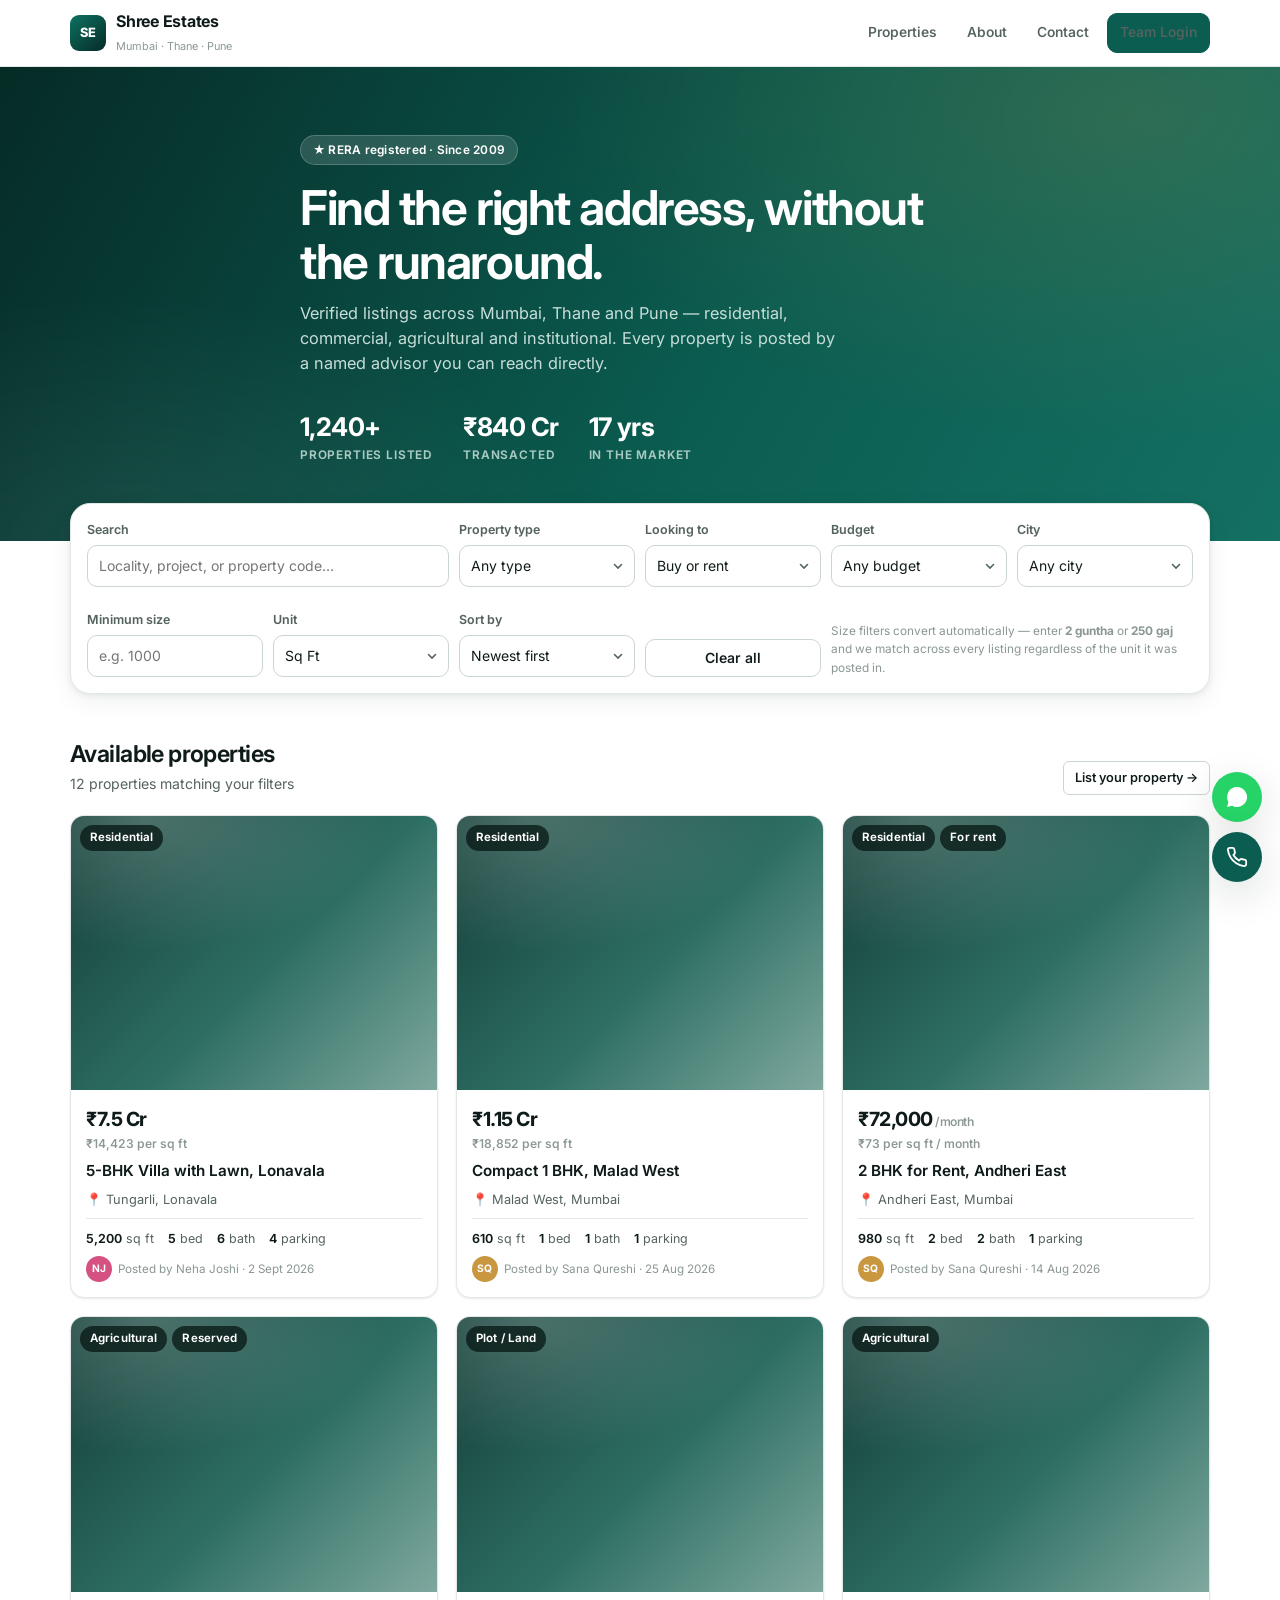
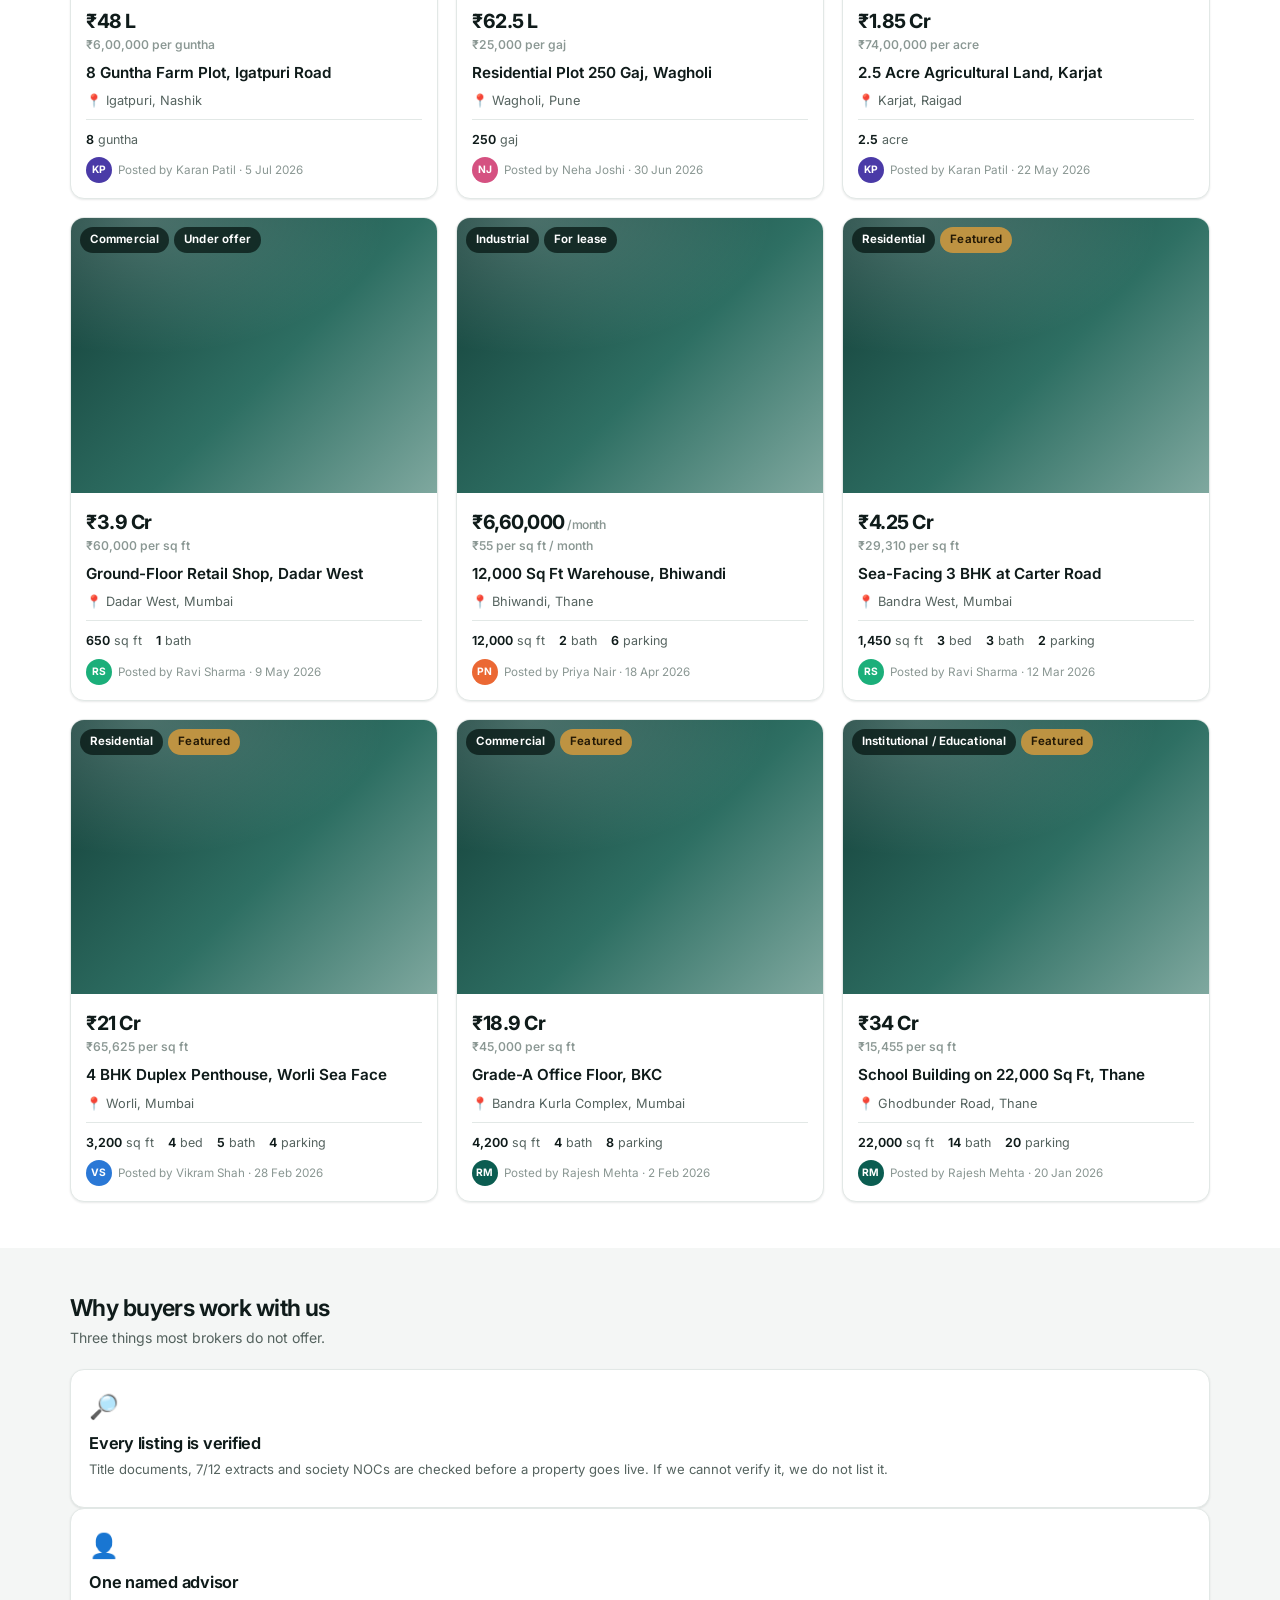
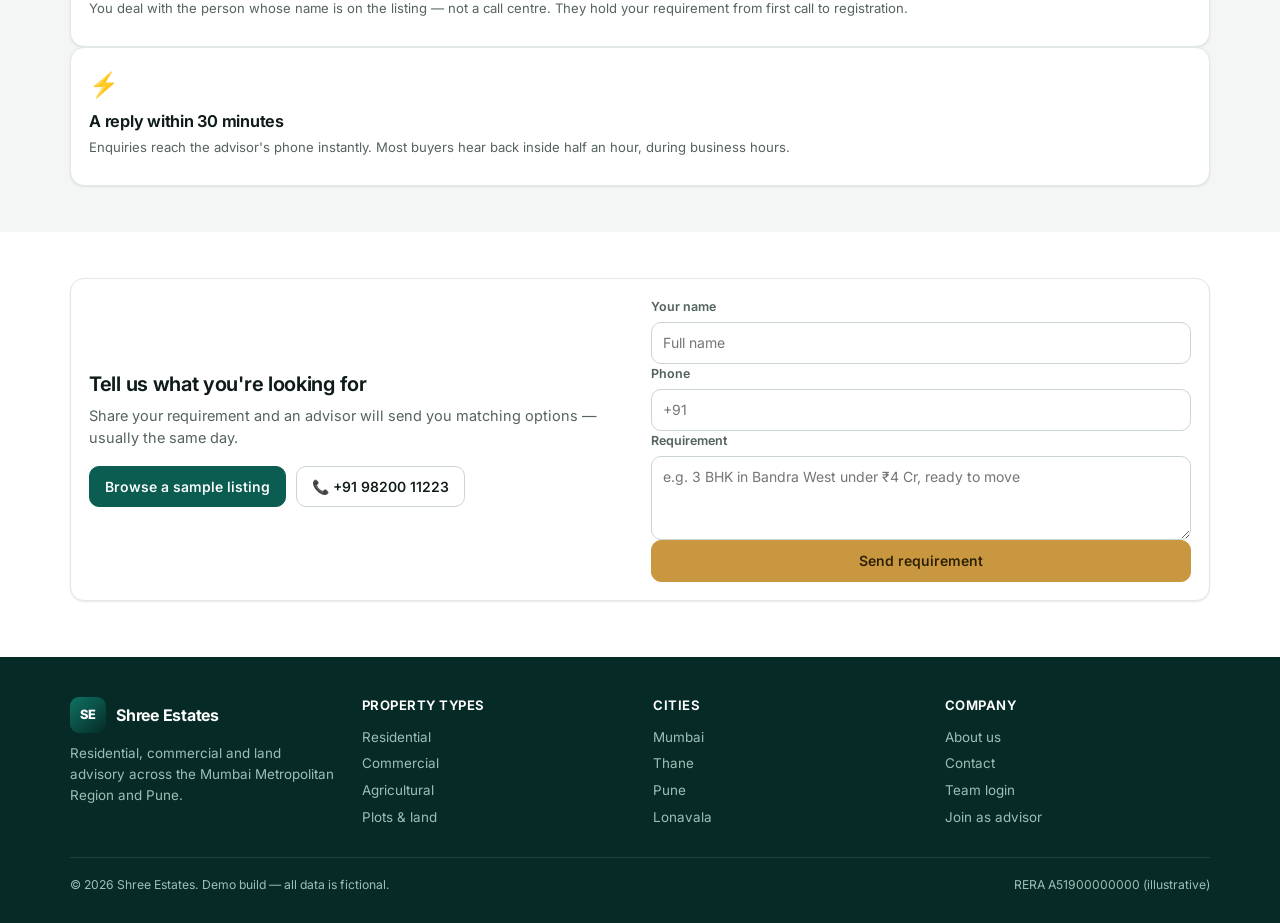
<file: index.html>
<!DOCTYPE html>
<html lang="en">
<head>
<meta charset="utf-8">
<meta name="viewport" content="width=device-width, initial-scale=1">
<title>Shree Estates — Property in Mumbai, Thane &amp; Pune</title>
<meta name="description" content="Demo of the EstateOS public property site. Dummy data.">
<link rel="preconnect" href="https://fonts.googleapis.com">
<link rel="preconnect" href="https://fonts.gstatic.com" crossorigin>
<link href="https://fonts.googleapis.com/css2?family=Inter:wght@400;500;600;700;800&display=swap" rel="stylesheet">
<link rel="stylesheet" href="assets/css/theme.css">
<link rel="stylesheet" href="assets/css/site.css">
</head>
<body class="site">

<header class="site-head">
  <div class="container inner">
    <a class="logo" href="index.html">
      <span class="logo-mark">SE</span>
      <span>
        <span class="logo-name">Shree Estates</span><br>
        <span class="logo-sub">Mumbai · Thane · Pune</span>
      </span>
    </a>
    <nav class="site-nav">
      <a href="#listings">Properties</a>
      <a href="#about">About</a>
      <a href="#contact">Contact</a>
      <a class="btn btn-sm btn-primary" href="login.html">Team Login</a>
    </nav>
  </div>
</header>

<section class="hero">
  <div class="container inner">
    <span class="hero-eyebrow">★ RERA registered · Since 2009</span>
    <h1>Find the right address, without the runaround.</h1>
    <p>Verified listings across Mumbai, Thane and Pune — residential, commercial, agricultural and institutional. Every property is posted by a named advisor you can reach directly.</p>
    <div class="hero-stats">
      <div class="hero-stat"><div class="n">1,240+</div><div class="l">Properties listed</div></div>
      <div class="hero-stat"><div class="n">₹840 Cr</div><div class="l">Transacted</div></div>
      <div class="hero-stat"><div class="n">17 yrs</div><div class="l">In the market</div></div>
    </div>
  </div>
</section>

<div class="container">
  <div class="searchpanel">
    <div class="searchgrid">
      <div class="field" style="grid-column: span 2">
        <label class="label" for="f-q">Search</label>
        <input class="input" id="f-q" placeholder="Locality, project, or property code…">
      </div>
      <div class="field">
        <label class="label" for="f-type">Property type</label>
        <select class="select" id="f-type"></select>
      </div>
      <div class="field">
        <label class="label" for="f-listing">Looking to</label>
        <select class="select" id="f-listing">
          <option value="">Buy or rent</option>
          <option value="sale">Buy</option>
          <option value="rent">Rent</option>
          <option value="lease">Lease</option>
        </select>
      </div>
      <div class="field">
        <label class="label" for="f-budget">Budget</label>
        <select class="select" id="f-budget"></select>
      </div>
      <div class="field">
        <label class="label" for="f-city">City</label>
        <select class="select" id="f-city"></select>
      </div>
    </div>
    <div class="searchgrid" style="margin-top:10px">
      <div class="field">
        <label class="label" for="f-minarea">Minimum size</label>
        <input class="input" id="f-minarea" type="number" min="0" placeholder="e.g. 1000">
      </div>
      <div class="field">
        <label class="label" for="f-unit">Unit</label>
        <select class="select" id="f-unit"></select>
      </div>
      <div class="field">
        <label class="label" for="f-sort">Sort by</label>
        <select class="select" id="f-sort">
          <option value="new">Newest first</option>
          <option value="priceAsc">Price: low to high</option>
          <option value="priceDesc">Price: high to low</option>
          <option value="areaDesc">Largest first</option>
        </select>
      </div>
      <div class="field">
        <label class="label">&nbsp;</label>
        <button class="btn" onclick="resetFilters()">Clear all</button>
      </div>
      <div class="field" style="grid-column: span 2">
        <label class="label">&nbsp;</label>
        <div class="hint">Size filters convert automatically — enter <b>2 guntha</b> or <b>250 gaj</b> and we match across every listing regardless of the unit it was posted in.</div>
      </div>
    </div>
  </div>
</div>

<section class="section" id="listings">
  <div class="container">
    <div class="section-head">
      <div>
        <h2>Available properties</h2>
        <p><span id="resultcount">—</span> matching your filters</p>
      </div>
      <a class="btn btn-sm" href="login.html">List your property →</a>
    </div>
    <div class="listgrid" id="listgrid"></div>
  </div>
</section>

<section class="section alt" id="about">
  <div class="container">
    <div class="section-head"><div><h2>Why buyers work with us</h2><p>Three things most brokers do not offer.</p></div></div>
    <div class="grid g-3">
      <div class="card card-pad">
        <div style="font-size:1.5rem">🔎</div>
        <h3 style="margin:8px 0 6px">Every listing is verified</h3>
        <p class="sec small">Title documents, 7/12 extracts and society NOCs are checked before a property goes live. If we cannot verify it, we do not list it.</p>
      </div>
      <div class="card card-pad">
        <div style="font-size:1.5rem">👤</div>
        <h3 style="margin:8px 0 6px">One named advisor</h3>
        <p class="sec small">You deal with the person whose name is on the listing — not a call centre. They hold your requirement from first call to registration.</p>
      </div>
      <div class="card card-pad">
        <div style="font-size:1.5rem">⚡</div>
        <h3 style="margin:8px 0 6px">A reply within 30 minutes</h3>
        <p class="sec small">Enquiries reach the advisor's phone instantly. Most buyers hear back inside half an hour, during business hours.</p>
      </div>
    </div>
  </div>
</section>

<section class="section" id="contact">
  <div class="container">
    <div class="card card-pad" style="display:grid;gap:22px;grid-template-columns:repeat(auto-fit,minmax(260px,1fr));align-items:center">
      <div>
        <h2>Tell us what you're looking for</h2>
        <p class="sec" style="margin-top:8px">Share your requirement and an advisor will send you matching options — usually the same day.</p>
        <div class="row wrap" style="gap:10px;margin-top:16px">
          <a class="btn btn-primary" href="property.html?id=PRP-1042">Browse a sample listing</a>
          <a class="btn" href="tel:+919820011223">📞 +91 98200 11223</a>
        </div>
      </div>
      <div class="grid" style="gap:10px">
        <div class="field"><label class="label">Your name</label><input class="input" placeholder="Full name"></div>
        <div class="field"><label class="label">Phone</label><input class="input" placeholder="+91"></div>
        <div class="field"><label class="label">Requirement</label><textarea class="textarea" placeholder="e.g. 3 BHK in Bandra West under ₹4 Cr, ready to move"></textarea></div>
        <button class="btn btn-gold btn-block" onclick="alert('Demo only — in the live site this creates a lead in the CRM and sends a WhatsApp confirmation.')">Send requirement</button>
      </div>
    </div>
  </div>
</section>

<footer class="site-foot">
  <div class="container">
    <div class="foot-grid">
      <div>
        <div class="logo" style="margin-bottom:10px">
          <span class="logo-mark">SE</span>
          <span><span class="logo-name" style="color:#fff">Shree Estates</span></span>
        </div>
        <p style="font-size:.84rem;color:#9FBDB6">Residential, commercial and land advisory across the Mumbai Metropolitan Region and Pune.</p>
      </div>
      <div><h4>Property types</h4><a href="#listings">Residential</a><a href="#listings">Commercial</a><a href="#listings">Agricultural</a><a href="#listings">Plots &amp; land</a></div>
      <div><h4>Cities</h4><a href="#listings">Mumbai</a><a href="#listings">Thane</a><a href="#listings">Pune</a><a href="#listings">Lonavala</a></div>
      <div><h4>Company</h4><a href="#about">About us</a><a href="#contact">Contact</a><a href="login.html">Team login</a><a href="login.html">Join as advisor</a></div>
    </div>
    <div class="foot-bottom">
      <span>© 2026 Shree Estates. Demo build — all data is fictional.</span>
      <span>RERA A51900000000 (illustrative)</span>
    </div>
  </div>
</footer>

<div class="fab">
  <a class="wa" href="#contact" title="WhatsApp us" aria-label="WhatsApp us">
    <svg width="24" height="24" viewBox="0 0 24 24" fill="currentColor"><path d="M17.5 14.4c-.3-.2-1.7-.9-2-1-.3-.1-.5-.1-.7.1-.2.3-.7 1-.9 1.2-.2.2-.3.2-.6.1-.3-.2-1.2-.5-2.3-1.4-.9-.8-1.4-1.7-1.6-2-.2-.3 0-.5.1-.6l.5-.5.3-.5V9.3l-.9-2.1c-.2-.6-.5-.5-.7-.5h-.6c-.2 0-.5.1-.8.4-.3.3-1 1-1 2.4s1.1 2.8 1.2 3c.2.2 2.1 3.2 5.1 4.5.7.3 1.3.5 1.7.6.7.2 1.4.2 1.9.1.6-.1 1.7-.7 2-1.4.2-.7.2-1.3.2-1.4-.1-.2-.3-.3-.6-.4M12 2a10 10 0 00-8.6 15L2 22l5.1-1.3A10 10 0 1012 2"/></svg>
  </a>
  <a class="call" href="tel:+919820011223" title="Call us" aria-label="Call us">
    <svg width="22" height="22" viewBox="0 0 24 24" fill="none" stroke="currentColor" stroke-width="2" stroke-linecap="round"><path d="M22 16.9v3a2 2 0 01-2.2 2 19.8 19.8 0 01-8.6-3.1 19.5 19.5 0 01-6-6A19.8 19.8 0 012.1 4.2 2 2 0 014.1 2h3a2 2 0 012 1.7c.1 1 .3 1.9.6 2.8a2 2 0 01-.5 2.1L8.1 9.9a16 16 0 006 6l1.3-1.1a2 2 0 012.1-.5c.9.3 1.8.5 2.8.6a2 2 0 011.7 2z"/></svg>
  </a>
</div>

<script src="assets/js/data.js"></script>
<script src="assets/js/app.js"></script>
<script src="assets/js/site.js"></script>
<script>initSearchPanel();</script>
</body>
</html>
</file>
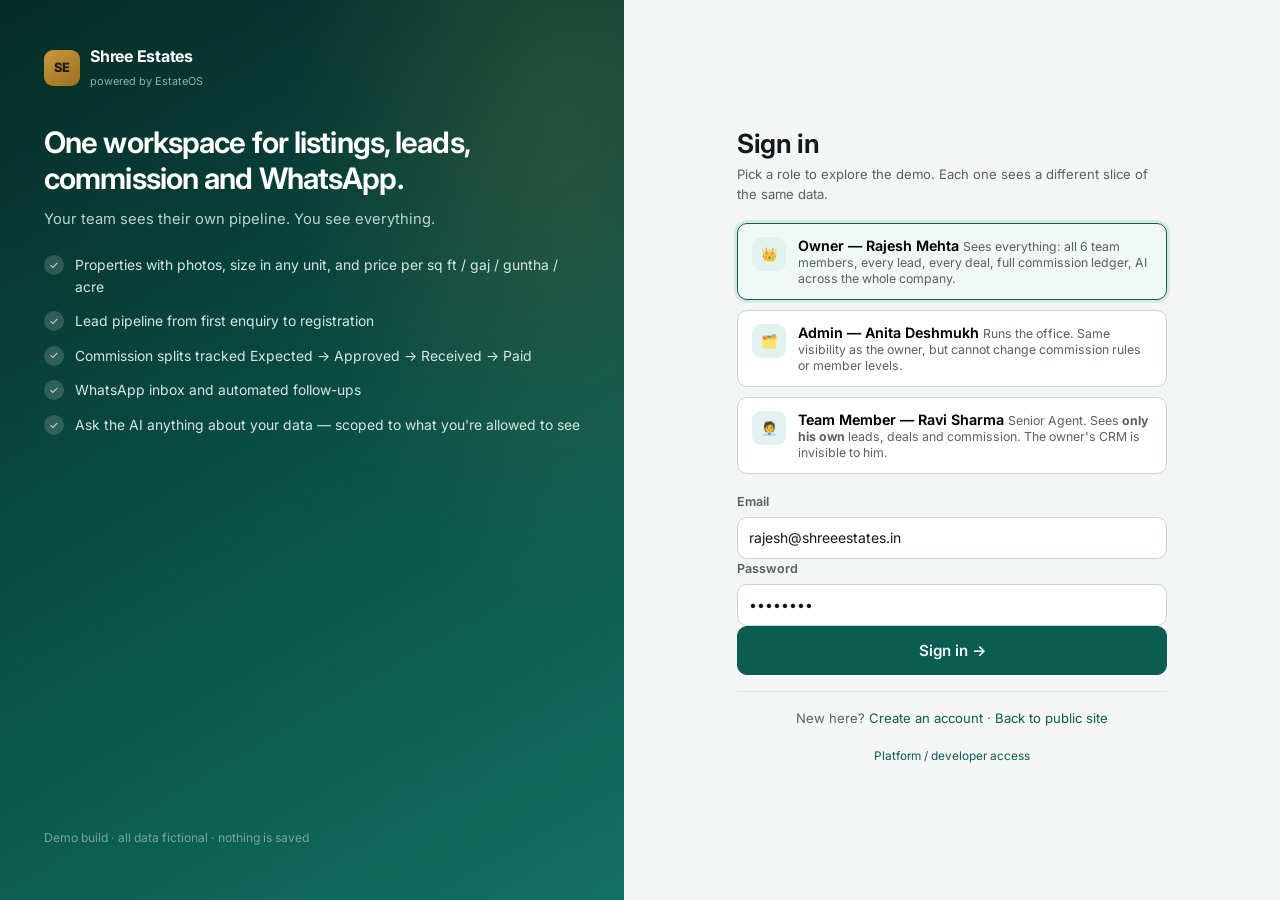
<file: login.html>
<!DOCTYPE html>
<html lang="en">
<head>
<meta charset="utf-8">
<meta name="viewport" content="width=device-width, initial-scale=1">
<title>Sign in · EstateOS</title>
<link rel="preconnect" href="https://fonts.googleapis.com">
<link rel="preconnect" href="https://fonts.gstatic.com" crossorigin>
<link href="https://fonts.googleapis.com/css2?family=Inter:wght@400;500;600;700;800&display=swap" rel="stylesheet">
<link rel="stylesheet" href="assets/css/theme.css">
<link rel="stylesheet" href="assets/css/site.css">
</head>
<body class="auth">

<aside class="auth-aside">
  <div>
    <div class="logo" style="margin-bottom:34px">
      <span class="logo-mark" style="background:linear-gradient(140deg,var(--gold-500),#9C6F1E);color:#21180A">SE</span>
      <span><span class="logo-name" style="color:#fff">Shree Estates</span><br><span class="logo-sub" style="color:#8FB4AC">powered by EstateOS</span></span>
    </div>
    <h2>One workspace for listings, leads, commission and WhatsApp.</h2>
    <p style="margin-top:12px">Your team sees their own pipeline. You see everything.</p>
    <div class="auth-points">
      <div class="auth-point"><span class="tick">✓</span><span>Properties with photos, size in any unit, and price per sq ft / gaj / guntha / acre</span></div>
      <div class="auth-point"><span class="tick">✓</span><span>Lead pipeline from first enquiry to registration</span></div>
      <div class="auth-point"><span class="tick">✓</span><span>Commission splits tracked Expected → Approved → Received → Paid</span></div>
      <div class="auth-point"><span class="tick">✓</span><span>WhatsApp inbox and automated follow-ups</span></div>
      <div class="auth-point"><span class="tick">✓</span><span>Ask the AI anything about your data — scoped to what you're allowed to see</span></div>
    </div>
  </div>
  <p style="font-size:.76rem;color:#79A39A">Demo build · all data fictional · nothing is saved</p>
</aside>

<main class="auth-main">
  <div class="auth-card">

    <!-- ========== SIGN IN ========== -->
    <section id="pane-signin">
      <h1 style="margin-bottom:4px">Sign in</h1>
      <p class="sec small" style="margin-bottom:18px">Pick a role to explore the demo. Each one sees a different slice of the same data.</p>

      <div class="rolepick">
        <button class="roleopt sel" data-role="owner" onclick="pick(this)">
          <span class="ico">👑</span>
          <span><span class="t">Owner — Rajesh Mehta</span>
          <span class="d">Sees everything: all 6 team members, every lead, every deal, full commission ledger, AI across the whole company.</span></span>
        </button>
        <button class="roleopt" data-role="admin" onclick="pick(this)">
          <span class="ico">🗂️</span>
          <span><span class="t">Admin — Anita Deshmukh</span>
          <span class="d">Runs the office. Same visibility as the owner, but cannot change commission rules or member levels.</span></span>
        </button>
        <button class="roleopt" data-role="member" onclick="pick(this)">
          <span class="ico">🧑‍💼</span>
          <span><span class="t">Team Member — Ravi Sharma</span>
          <span class="d">Senior Agent. Sees <b>only his own</b> leads, deals and commission. The owner's CRM is invisible to him.</span></span>
        </button>
      </div>

      <div class="grid" style="gap:12px;margin-top:18px">
        <div class="field"><label class="label">Email</label><input class="input" id="li-email" value="rajesh@shreeestates.in"></div>
        <div class="field"><label class="label">Password</label><input class="input" type="password" value="demo1234"></div>
        <button class="btn btn-primary btn-lg btn-block" onclick="go()">Sign in →</button>
      </div>

      <div class="divider"></div>
      <p class="small sec center">
        New here? <a href="#" onclick="show('signup');return false">Create an account</a> ·
        <a href="index.html">Back to public site</a>
      </p>
    </section>

    <!-- ========== SIGN UP ========== -->
    <section id="pane-signup" class="hide">
      <h1 style="margin-bottom:4px">Create your account</h1>
      <p class="sec small" style="margin-bottom:16px">Are you setting up a company, or joining one?</p>

      <div class="rolepick">
        <button class="roleopt sel" data-signup="owner" onclick="pickSignup(this)">
          <span class="ico">🏢</span>
          <span><span class="t">I own the business</span><span class="d">Create the organisation, invite your team, set commission rules.</span></span>
        </button>
        <button class="roleopt" data-signup="member" onclick="pickSignup(this)">
          <span class="ico">🔑</span>
          <span><span class="t">I'm joining a team</span><span class="d">You'll need the invite key from your owner or admin, and they'll approve you before you get access.</span></span>
        </button>
      </div>

      <div class="grid" style="gap:12px;margin-top:16px">
        <div class="field"><label class="label">Full name</label><input class="input" placeholder="e.g. Amit Kulkarni"></div>
        <div class="field"><label class="label">Email</label><input class="input" placeholder="you@example.com"></div>
        <div class="field"><label class="label">Mobile</label><input class="input" placeholder="+91 XXXXX XXXXX"></div>
        <div class="field"><label class="label">Password</label><input class="input" type="password" placeholder="At least 8 characters"></div>

        <div id="ownerExtra">
          <div class="field"><label class="label">Company name</label><input class="input" placeholder="e.g. Shree Estates"></div>
        </div>

        <div id="memberExtra" class="hide">
          <div class="field">
            <label class="label">Company invite key</label>
            <input class="input num" placeholder="SHREE-8KQ2-DLM9" style="letter-spacing:.08em;text-transform:uppercase">
            <span class="hint">Ask your owner or admin for this. It identifies which company you're joining and what level you start at.</span>
          </div>
          <div class="field" style="margin-top:10px">
            <label class="label">Message to the admin <span style="font-weight:400">(optional)</span></label>
            <textarea class="textarea" rows="2" placeholder="Referred by Vikram. 3 years in Andheri residential resale."></textarea>
          </div>
          <div class="demo-note" style="margin-top:12px">
            🔒 You will <b>not</b> get access straight away. Your request goes to the admin's approval queue, and until they approve it your account can read nothing at all.
          </div>
        </div>

        <button class="btn btn-primary btn-lg btn-block" onclick="signup()">Create account</button>
      </div>

      <div class="divider"></div>
      <p class="small sec center">Already have an account? <a href="#" onclick="show('signin');return false">Sign in</a></p>
    </section>

    <!-- ========== PENDING ========== -->
    <section id="pane-pending" class="hide">
      <div class="card card-pad center">
        <div style="font-size:2.4rem">⏳</div>
        <h1 style="margin:10px 0 6px">Waiting for approval</h1>
        <p class="sec">Your request to join <b>Shree Estates</b> has been sent to the admin. You'll get an email and a WhatsApp message the moment it's approved — usually the same day.</p>
        <div class="locked" style="margin-top:16px;text-align:left">
          <b style="color:var(--text-secondary)">While you wait, you can see nothing.</b><br>
          No properties, no leads, no team data. Your account has no company attached to it yet, so the database returns nothing for every request — this is enforced in Postgres, not just hidden in the interface.
        </div>
        <div class="row" style="gap:8px;margin-top:16px;justify-content:center">
          <button class="btn" onclick="show('signin')">Back to sign in</button>
          <button class="btn btn-primary" onclick="approveDemo()">🎬 Simulate: admin approves me</button>
        </div>
      </div>
    </section>

    <!-- ========== PLATFORM KEY ========== -->
    <section id="pane-platform" class="hide">
      <div class="card card-pad">
        <h1 style="margin-bottom:4px">Platform access</h1>
        <p class="sec small" style="margin-bottom:14px">Developer / support console. Separate from any company's owner account.</p>
        <div class="field"><label class="label">Platform key</label><input class="input num" placeholder="PLT-XXXX-XXXX-XXXX" style="letter-spacing:.08em"></div>
        <div class="field" style="margin-top:10px"><label class="label">Organisation to support</label>
          <select class="select"><option>Shree Estates</option><option>Landmark Realty</option><option>Vastu Associates</option></select></div>
        <div class="field" style="margin-top:10px"><label class="label">Session length</label>
          <select class="select"><option>2 hours</option><option>8 hours</option><option>24 hours</option></select></div>
        <button class="btn btn-primary btn-block" style="margin-top:14px" onclick="alert('Demo only — in the live product this opens a time-boxed, fully audited support session scoped to that one organisation.')">Open support session</button>
        <div class="demo-note" style="margin-top:12px">Every action taken in a platform session is written to the client's audit log with <span class="num">actor_kind = platform</span>, so they can see exactly what the developer touched.</div>
        <p class="small center" style="margin-top:12px"><a href="#" onclick="show('signin');return false">← Back</a></p>
      </div>
    </section>

    <p class="tiny center sec" style="margin-top:18px">
      <a href="#" onclick="show('platform');return false">Platform / developer access</a>
    </p>
  </div>
</main>

<script src="assets/js/data.js"></script>
<script src="assets/js/app.js"></script>
<script>
let chosen = "owner", chosenSignup = "owner";
const EMAILS = { owner: "rajesh@shreeestates.in", admin: "anita@shreeestates.in", member: "ravi@shreeestates.in" };

function pick(btn) {
  document.querySelectorAll("[data-role]").forEach(b => b.classList.remove("sel"));
  btn.classList.add("sel");
  chosen = btn.dataset.role;
  document.getElementById("li-email").value = EMAILS[chosen];
}
function pickSignup(btn) {
  document.querySelectorAll("[data-signup]").forEach(b => b.classList.remove("sel"));
  btn.classList.add("sel");
  chosenSignup = btn.dataset.signup;
  document.getElementById("ownerExtra").classList.toggle("hide", chosenSignup !== "owner");
  document.getElementById("memberExtra").classList.toggle("hide", chosenSignup !== "member");
}
function show(pane) {
  ["signin", "signup", "pending", "platform"].forEach(p =>
    document.getElementById("pane-" + p).classList.toggle("hide", p !== pane));
  window.scrollTo(0, 0);
}
function go() {
  setRole(chosen);
  location.href = chosen === "member" ? "app/member.html" : "app/dashboard.html";
}
function signup() {
  if (chosenSignup === "member") { show("pending"); }
  else { setRole("owner"); location.href = "app/dashboard.html"; }
}
function approveDemo() { setRole("member"); location.href = "app/member.html"; }
</script>
</body>
</html>
</file>
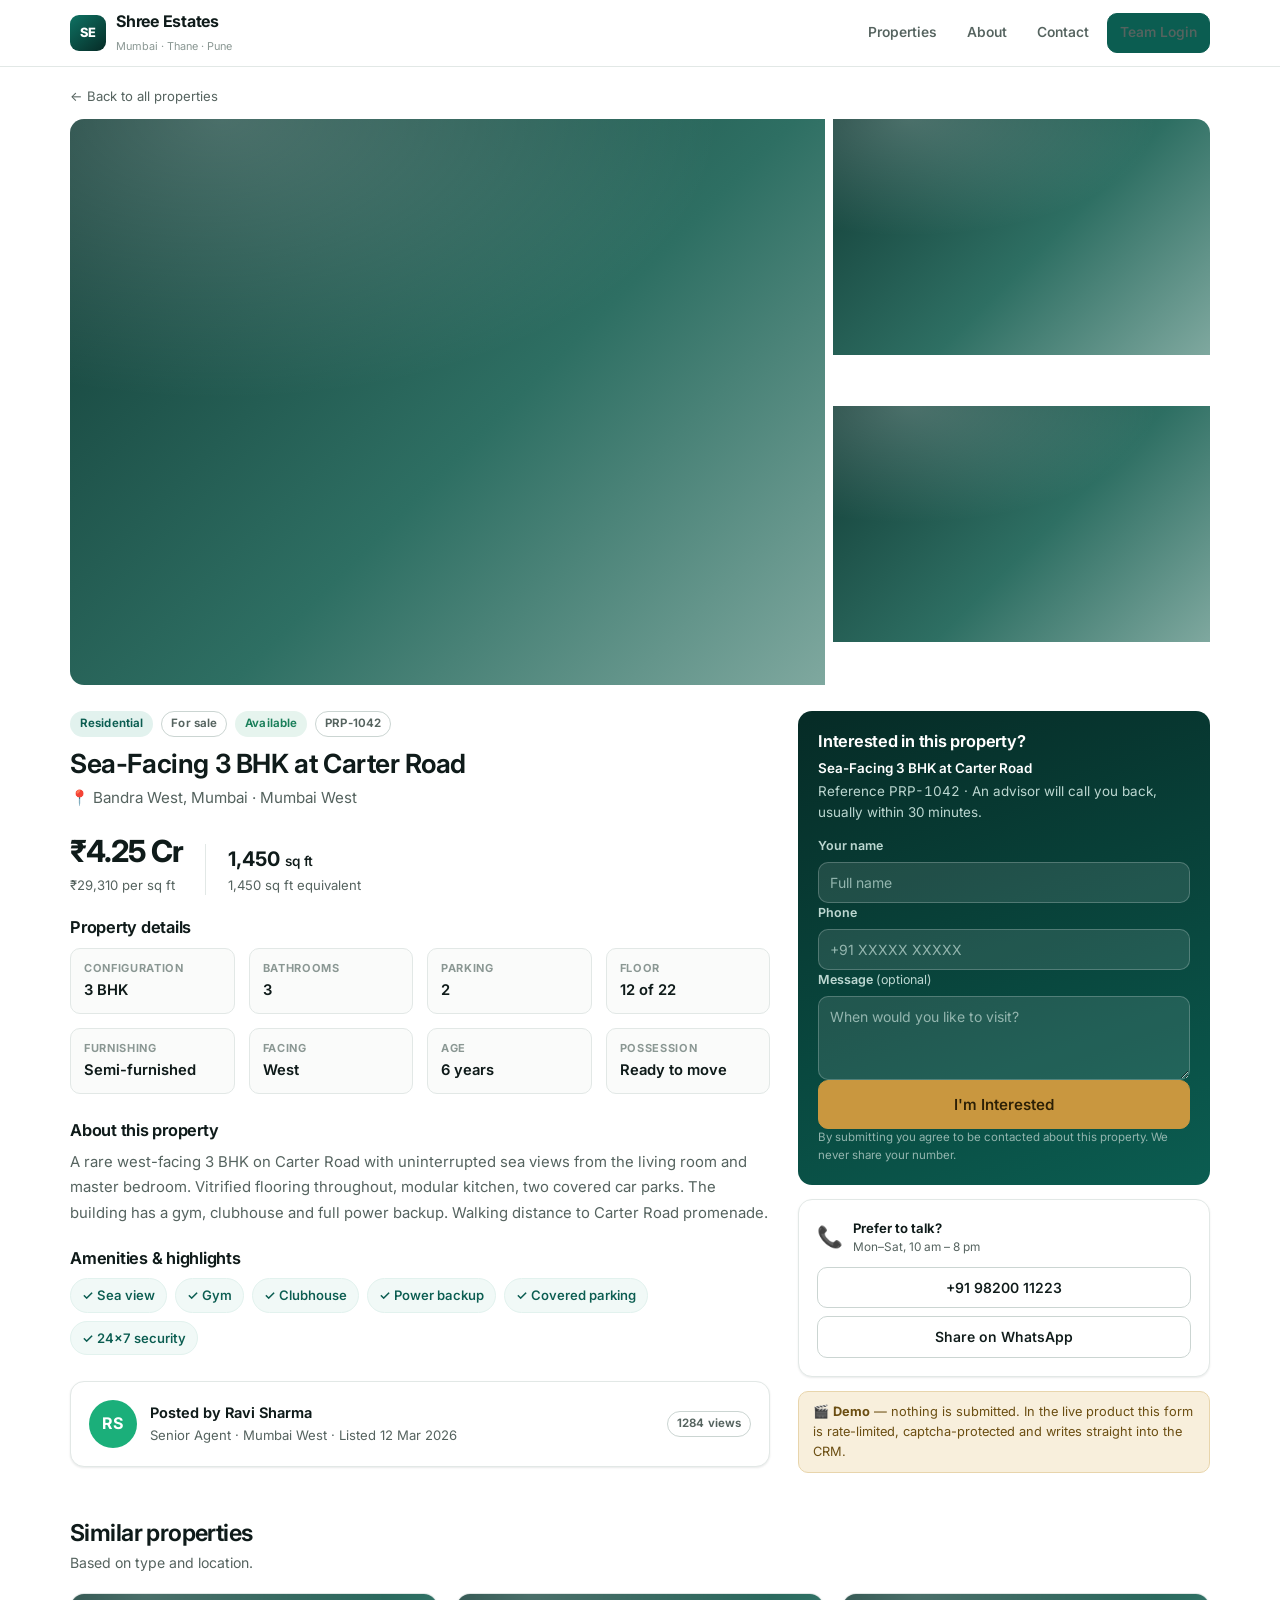
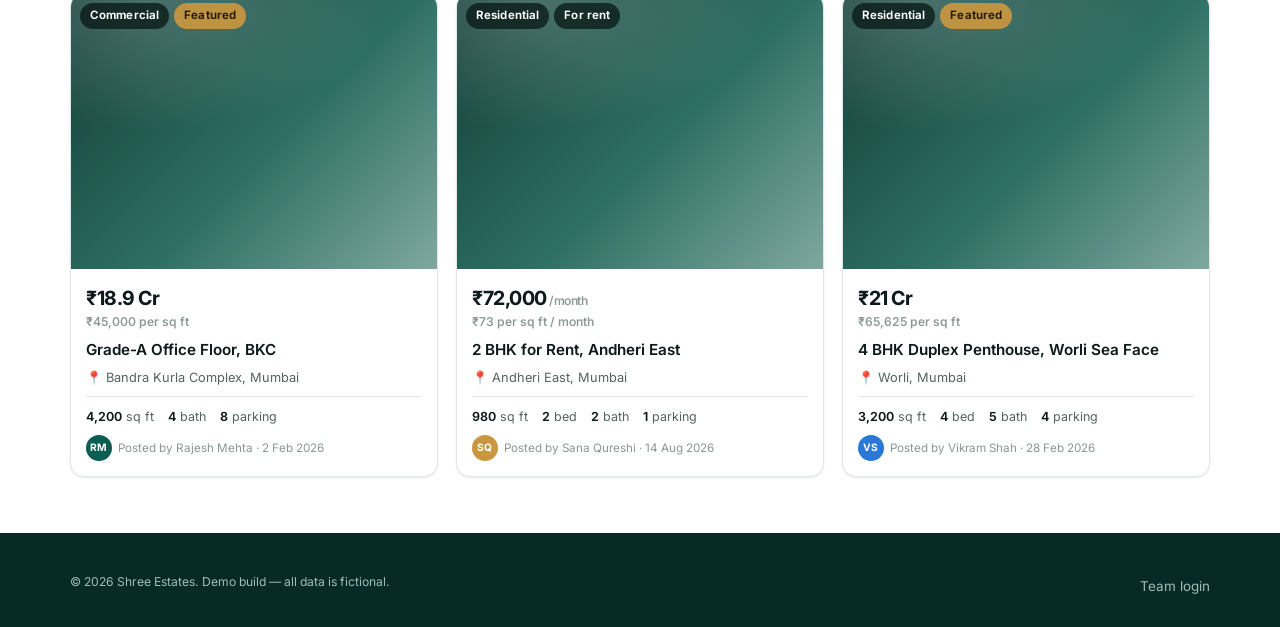
<file: property.html>
<!DOCTYPE html>
<html lang="en">
<head>
<meta charset="utf-8">
<meta name="viewport" content="width=device-width, initial-scale=1">
<title>Property · Shree Estates</title>
<link rel="preconnect" href="https://fonts.googleapis.com">
<link rel="preconnect" href="https://fonts.gstatic.com" crossorigin>
<link href="https://fonts.googleapis.com/css2?family=Inter:wght@400;500;600;700;800&display=swap" rel="stylesheet">
<link rel="stylesheet" href="assets/css/theme.css">
<link rel="stylesheet" href="assets/css/site.css">
</head>
<body class="site">

<header class="site-head">
  <div class="container inner">
    <a class="logo" href="index.html">
      <span class="logo-mark">SE</span>
      <span><span class="logo-name">Shree Estates</span><br><span class="logo-sub">Mumbai · Thane · Pune</span></span>
    </a>
    <nav class="site-nav">
      <a href="index.html#listings">Properties</a>
      <a href="index.html#about">About</a>
      <a href="index.html#contact">Contact</a>
      <a class="btn btn-sm btn-primary" href="login.html">Team Login</a>
    </nav>
  </div>
</header>

<div class="container" style="padding-top:18px">
  <a href="index.html#listings" class="small sec">← Back to all properties</a>
  <div class="gallery" id="gallery" style="margin-top:12px"></div>

  <div class="detail-grid">
    <div id="detail"></div>

    <aside class="sticky-cta">
      <div class="enq-card">
        <form id="enqForm" onsubmit="return submitEnquiry(event)">
          <h3>Interested in this property?</h3>
          <p id="enqTitle" style="font-weight:600;color:#fff;margin:6px 0 2px"></p>
          <p style="margin-bottom:14px">Reference <span id="enqProp" class="num"></span> · An advisor will call you back, usually within 30 minutes.</p>
          <div class="grid" style="gap:10px">
            <div class="field"><label class="label" for="eq-name">Your name</label><input class="input" id="eq-name" required placeholder="Full name"></div>
            <div class="field"><label class="label" for="eq-phone">Phone</label><input class="input" id="eq-phone" required placeholder="+91 XXXXX XXXXX"></div>
            <div class="field"><label class="label" for="eq-msg">Message <span style="font-weight:400">(optional)</span></label><textarea class="textarea" id="eq-msg" rows="2" placeholder="When would you like to visit?"></textarea></div>
            <button class="btn btn-gold btn-block btn-lg" type="submit">I'm Interested</button>
            <p style="font-size:.72rem;color:#93B5AE;margin:0">By submitting you agree to be contacted about this property. We never share your number.</p>
          </div>
        </form>
        <div id="enqDone" class="hide">
          <h3>Thanks, <span id="enqDoneName"></span> ✓</h3>
          <p style="margin-top:8px">Your enquiry has been sent to the advisor handling this property. You'll get a WhatsApp confirmation in a moment and a call shortly.</p>
          <div class="enq-success" style="margin-top:12px">
            <b>What just happened behind the scenes</b><br>
            A lead was created in the CRM, assigned to the listing advisor, tagged <span class="num">source = website</span>, and a WhatsApp template went out to you and an alert to them.
          </div>
        </div>
      </div>

      <div class="card card-pad" style="margin-top:14px">
        <div class="row" style="gap:10px">
          <span style="font-size:1.3rem">📞</span>
          <div class="grow">
            <div class="bold small">Prefer to talk?</div>
            <div class="sec tiny">Mon–Sat, 10 am – 8 pm</div>
          </div>
        </div>
        <a class="btn btn-block" href="tel:+919820011223" style="margin-top:10px">+91 98200 11223</a>
        <a class="btn btn-block" href="#" style="margin-top:8px" onclick="alert('Demo only.');return false">Share on WhatsApp</a>
      </div>

      <div class="demo-note" style="margin-top:14px">
        🎬 <b>Demo</b> — nothing is submitted. In the live product this form is rate-limited, captcha-protected and writes straight into the CRM.
      </div>
    </aside>
  </div>

  <section class="section">
    <div class="section-head"><div><h2>Similar properties</h2><p>Based on type and location.</p></div></div>
    <div class="listgrid" id="similar"></div>
  </section>
</div>

<footer class="site-foot">
  <div class="container">
    <div class="foot-bottom" style="border:0;margin:0;padding:0">
      <span>© 2026 Shree Estates. Demo build — all data is fictional.</span>
      <a href="login.html">Team login</a>
    </div>
  </div>
</footer>

<script src="assets/js/data.js"></script>
<script src="assets/js/app.js"></script>
<script src="assets/js/site.js"></script>
<script>initDetail();</script>
</body>
</html>
</file>
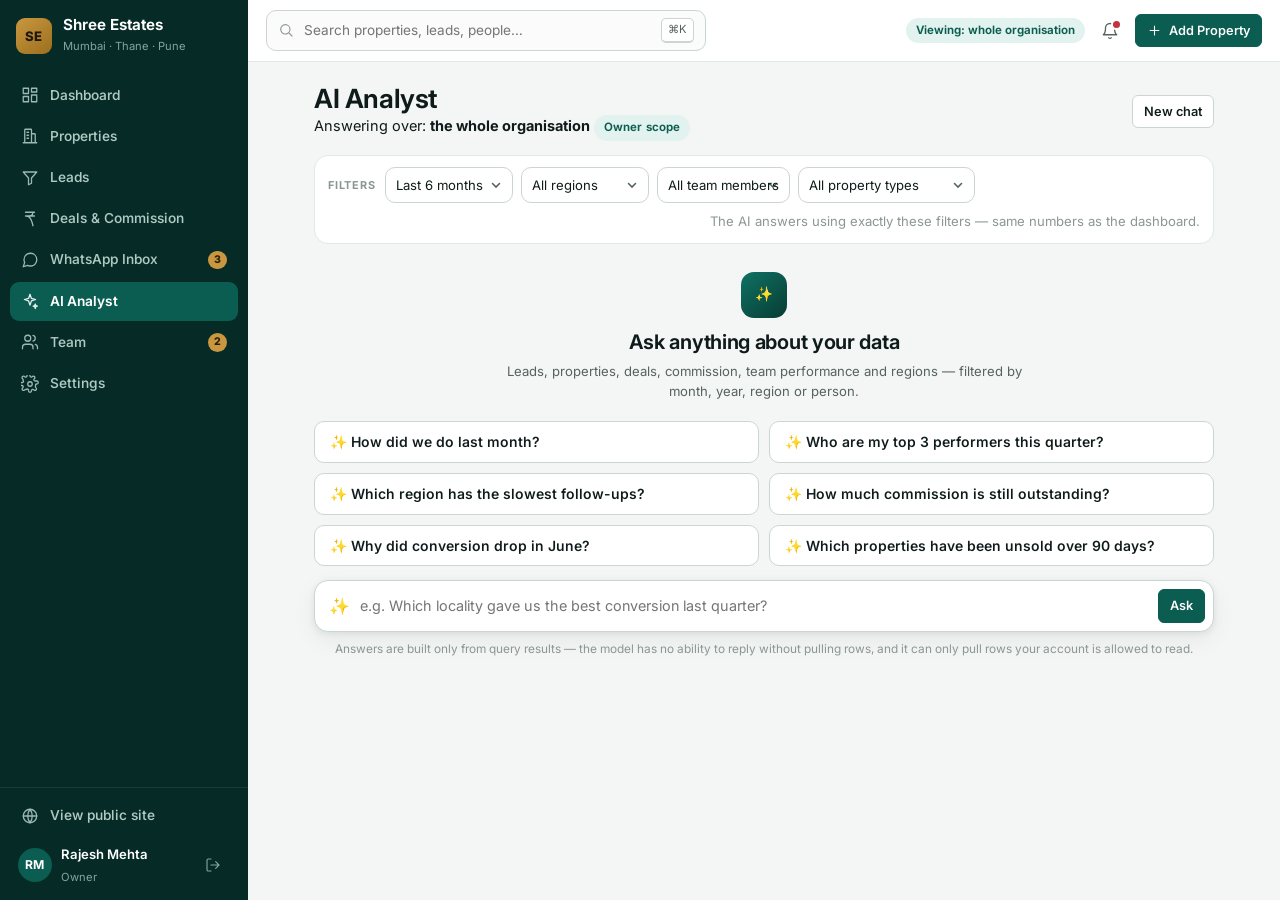
<file: app/ai.html>
<!DOCTYPE html>
<html lang="en">
<head>
<meta charset="utf-8">
<meta name="viewport" content="width=device-width, initial-scale=1">
<title>AI Analyst · EstateOS</title>
<link rel="preconnect" href="https://fonts.googleapis.com">
<link rel="preconnect" href="https://fonts.gstatic.com" crossorigin>
<link href="https://fonts.googleapis.com/css2?family=Inter:wght@400;500;600;700;800&display=swap" rel="stylesheet">
<link rel="stylesheet" href="../assets/css/theme.css">
<link rel="stylesheet" href="../assets/css/app.css">
</head>
<body class="console" data-page="ai">

<main class="main">
  <div class="page">
    <div class="ai-wrap">

      <div class="between" style="margin-bottom:14px">
        <div>
          <h1>AI Analyst</h1>
          <div class="sub" id="scopeLine"></div>
        </div>
        <button class="btn btn-sm" onclick="location.reload()">New chat</button>
      </div>

      <div class="filterbar">
        <span class="upper" style="margin-right:2px">Filters</span>
        <select class="select" id="fPeriod"><option>Last 6 months</option><option>September 2026</option><option>This quarter</option><option>FY 2026-27</option></select>
        <select class="select" id="fRegion"><option>All regions</option><option>Mumbai West</option><option>Thane</option><option>Pune</option></select>
        <select class="select" id="fMember"></select>
        <select class="select" id="fType"></select>
        <span class="small muted" style="margin-left:auto">The AI answers using exactly these filters — same numbers as the dashboard.</span>
      </div>

      <div id="thread"></div>

      <div id="starter">
        <div class="ai-hero">
          <div class="spark">✨</div>
          <h2>Ask anything about your data</h2>
          <p class="sec small" style="max-width:520px;margin:6px auto 0" id="heroSub"></p>
        </div>
        <div class="grid g-2" id="chips" style="gap:10px"></div>
      </div>

      <div class="ask-bar">
        <div class="ask-input">
          <span style="font-size:1.05rem">✨</span>
          <input id="q" placeholder="e.g. Which locality gave us the best conversion last quarter?"
                 onkeydown="if(event.key==='Enter')ask(this.value)">
          <button class="btn btn-primary btn-sm" onclick="ask(document.getElementById('q').value)">Ask</button>
        </div>
        <p class="tiny muted center" style="margin-top:8px">
          Answers are built only from query results — the model has no ability to reply without pulling rows, and it can only pull rows your account is allowed to read.
        </p>
      </div>

    </div>
  </div>
</main>

<script src="../assets/js/data.js"></script>
<script src="../assets/js/app.js"></script>
<script>
const ADMIN = isAdmin(), M = me();

document.getElementById("scopeLine").innerHTML = ADMIN
  ? 'Answering over: <b>the whole organisation</b> <span class="badge badge-brand">Owner scope</span>'
  : `Answering over: <b>your data only</b> <span class="badge badge-outline">${M.name} · ${DEMO.levels.find(l=>l.id===M.level).name}</span>`;
document.getElementById("heroSub").textContent = ADMIN
  ? "Leads, properties, deals, commission, team performance and regions — filtered by month, year, region or person."
  : "Your leads, your site visits, your deals and your commission. Company totals and other agents' numbers are not available to your account.";

document.getElementById("fMember").innerHTML = ADMIN
  ? '<option>All team members</option>' + DEMO.people.filter(p => p.role === "member").map(p => `<option>${p.name}</option>`).join("")
  : `<option>${M.name} (you)</option>`;
if (!ADMIN) document.getElementById("fMember").disabled = true;
document.getElementById("fType").innerHTML = '<option>All property types</option>' + DEMO.types.map(t => `<option>${t.label}</option>`).join("");

const SUGGEST = ADMIN ? DEMO.aiSuggested : [
  "How am I doing this month?", "Which of my leads are most likely to close?",
  "Show my overdue follow-ups", "How much commission am I owed?"
];
document.getElementById("chips").innerHTML = SUGGEST.map(s =>
  `<button class="btn" style="justify-content:flex-start;text-align:left" onclick="ask('${s.replace(/'/g, "\\'")}')">✨ ${s}</button>`).join("");

/* ---- tiny markdown ---- */
function md(t) {
  const blocks = t.split("\n\n");
  return blocks.map(b => {
    if (b.trim().startsWith("|")) {
      const lines = b.trim().split("\n").filter(l => !/^\|[\s:|-]+\|$/.test(l));
      const cells = lines.map(l => l.split("|").slice(1, -1).map(c => c.trim()));
      return `<div class="table-wrap"><table class="tbl"><thead><tr>${cells[0].map(c => `<th>${c}</th>`).join("")}</tr></thead>
        <tbody>${cells.slice(1).map(r => `<tr>${r.map(c => `<td class="small">${inline(c)}</td>`).join("")}</tr>`).join("")}</tbody></table></div>`;
    }
    if (/^\d\./m.test(b) || /^- /m.test(b)) {
      const items = b.split("\n").filter(Boolean).map(l => `<li style="margin-bottom:6px">${inline(l.replace(/^(\d\.|-)\s*/, ""))}</li>`).join("");
      return `<ol style="padding-left:20px;font-size:.9rem;line-height:1.62">${items}</ol>`;
    }
    return `<p>${inline(b).replace(/\n/g, "<br>")}</p>`;
  }).join("");
}
function inline(s) { return esc(s).replace(/\*\*(.+?)\*\*/g, "<strong>$1</strong>").replace(/\*(.+?)\*/g, "<em>$1</em>"); }

/* ---- ask ---- */
let busy = false;
function ask(qRaw) {
  const q = (qRaw || "").trim();
  if (!q || busy) return;
  busy = true;
  document.getElementById("q").value = "";
  document.getElementById("starter").classList.add("hide");

  const thread = document.getElementById("thread");
  thread.insertAdjacentHTML("beforeend", `
    <div class="ai-msg user"><span class="who">${initials(M.name)}</span>
      <div class="ai-bubble"><p style="font-weight:600">${esc(q)}</p></div></div>`);

  const id = "a" + Date.now();
  thread.insertAdjacentHTML("beforeend", `
    <div class="ai-msg bot"><span class="who">✨</span>
      <div class="ai-bubble" id="${id}">
        <p class="typing small muted"><span></span><span></span><span></span> querying your data…</p>
      </div></div>`);
  window.scrollTo(0, document.body.scrollHeight);

  const key = q.toLowerCase().replace(/\s+/g, " ");
  const a = ADMIN
    ? (DEMO.aiAnswers[key] || fallback(q))
    : (DEMO.aiAnswers["__member_default"]);

  setTimeout(() => {
    document.getElementById(id).innerHTML = renderAnswer(a, q);
    if (a.chart) drawChart(a.chart, id);
    busy = false;
    window.scrollTo(0, document.body.scrollHeight);
  }, 900);
}

function fallback(q) {
  return {
    text: `I don't have a canned answer for that in this demo, but here's what the live agent would do:\n\n1. Resolve the entities in your question — names, regions, property types — to ids.\n2. Pick the right tool: **kpi_summary**, **lead_funnel**, **member_performance**, **region_performance**, **property_stats**, **commission_ledger**, **trend_series** or **compare_periods**.\n3. Run it against a reporting view **as you**, so row-level security decides what comes back.\n4. Write the answer only from those rows, and show you the figures it used.\n\nTry one of the suggested questions to see a full worked answer.`,
    numbers: [], chart: null,
    followups: DEMO.aiSuggested.slice(0, 3)
  };
}

function renderAnswer(a, q) {
  const nums = a.numbers && a.numbers.length ? `<div class="ai-numbers">${a.numbers.map(([l, v]) =>
    `<div class="ai-num"><div class="n">${v}</div><div class="l">${l}</div></div>`).join("")}</div>` : "";
  const chart = a.chart ? `<div class="card card-pad" style="margin:12px 0"><div id="chart-${a.chart}-holder"></div></div>` : "";
  const fu = (a.followups || []).map(f =>
    `<button class="chip" onclick="ask('${f.replace(/'/g, "\\'")}')">${f}</button>`).join("");

  return `${md(a.text)}${nums}${chart}
    <div class="ai-src">
      Built from <b>${a.scope === "self" ? "your own rows only" : "organisation-wide rows"}</b> ·
      filters: ${document.getElementById("fPeriod").value}, ${document.getElementById("fRegion").value},
      ${document.getElementById("fMember").value}, ${document.getElementById("fType").value} ·
      tools used: <span class="num">${a.chart === "leaderboard" ? "member_performance" : a.chart === "region" ? "region_performance" : a.chart === "monthly" ? "trend_series, kpi_summary" : "kpi_summary"}</span>
    </div>
    ${fu ? `<div class="chipset" style="margin-top:12px">${fu}</div>` : ""}`;
}

function drawChart(kind, holderId) {
  const el = document.querySelector(`#${holderId} #chart-${kind}-holder`);
  if (!el) return;
  if (kind === "monthly") {
    barChart(el, DEMO.monthly.map(m => ({ k: m.m, v: m.brokerage })), { valueFmt: v => fmtINR(v) });
  } else if (kind === "leaderboard") {
    hbarChart(el, DEMO.leaderboard.slice(0, 5).map(p => ({ k: p.name, v: p.earned, avatar: avatar(p.id, "avatar-sm") })),
      { valueFmt: v => fmtINR(v) });
  } else if (kind === "region") {
    hbarChart(el, [{ k: "Pune", v: 31 }, { k: "Thane", v: 9 }, { k: "Mumbai West", v: 6 }],
      { valueFmt: v => v + " h", color: "var(--series-2)" });
  }
}
</script>
</body>
</html>
</file>
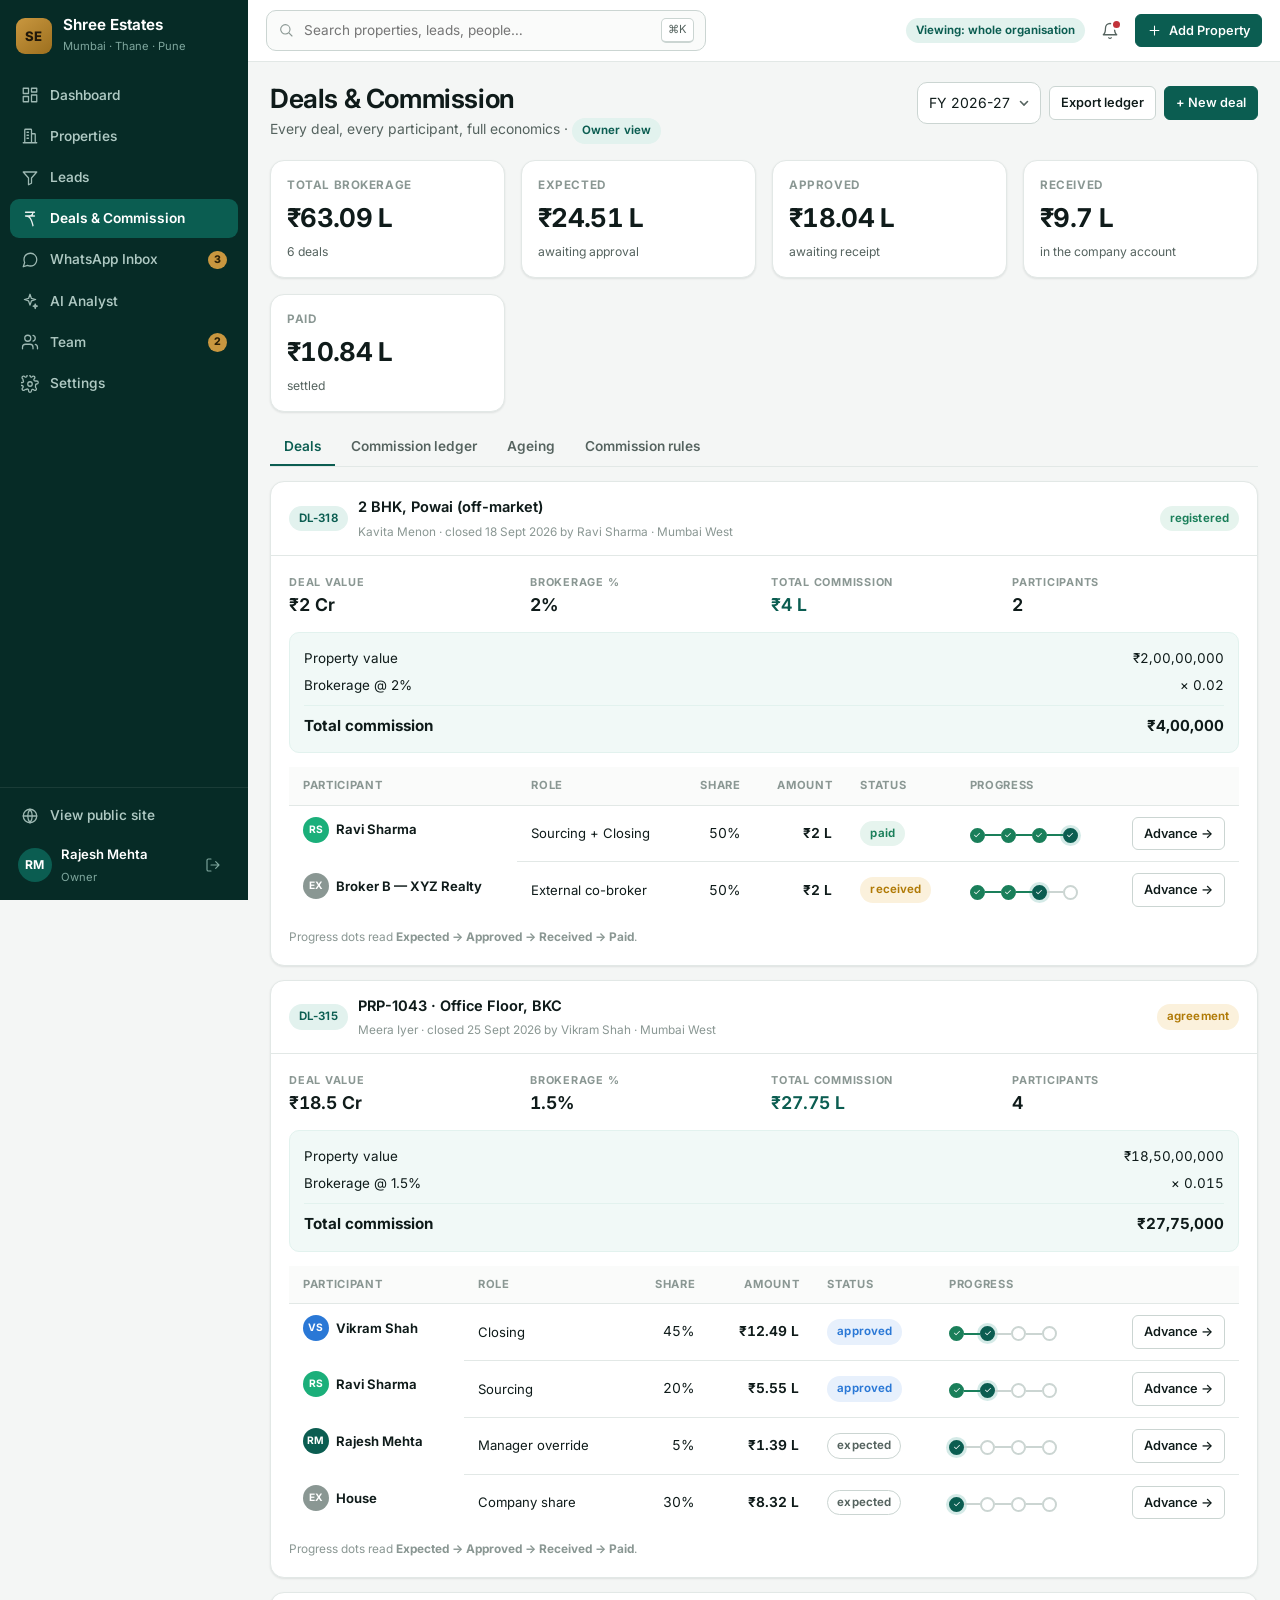
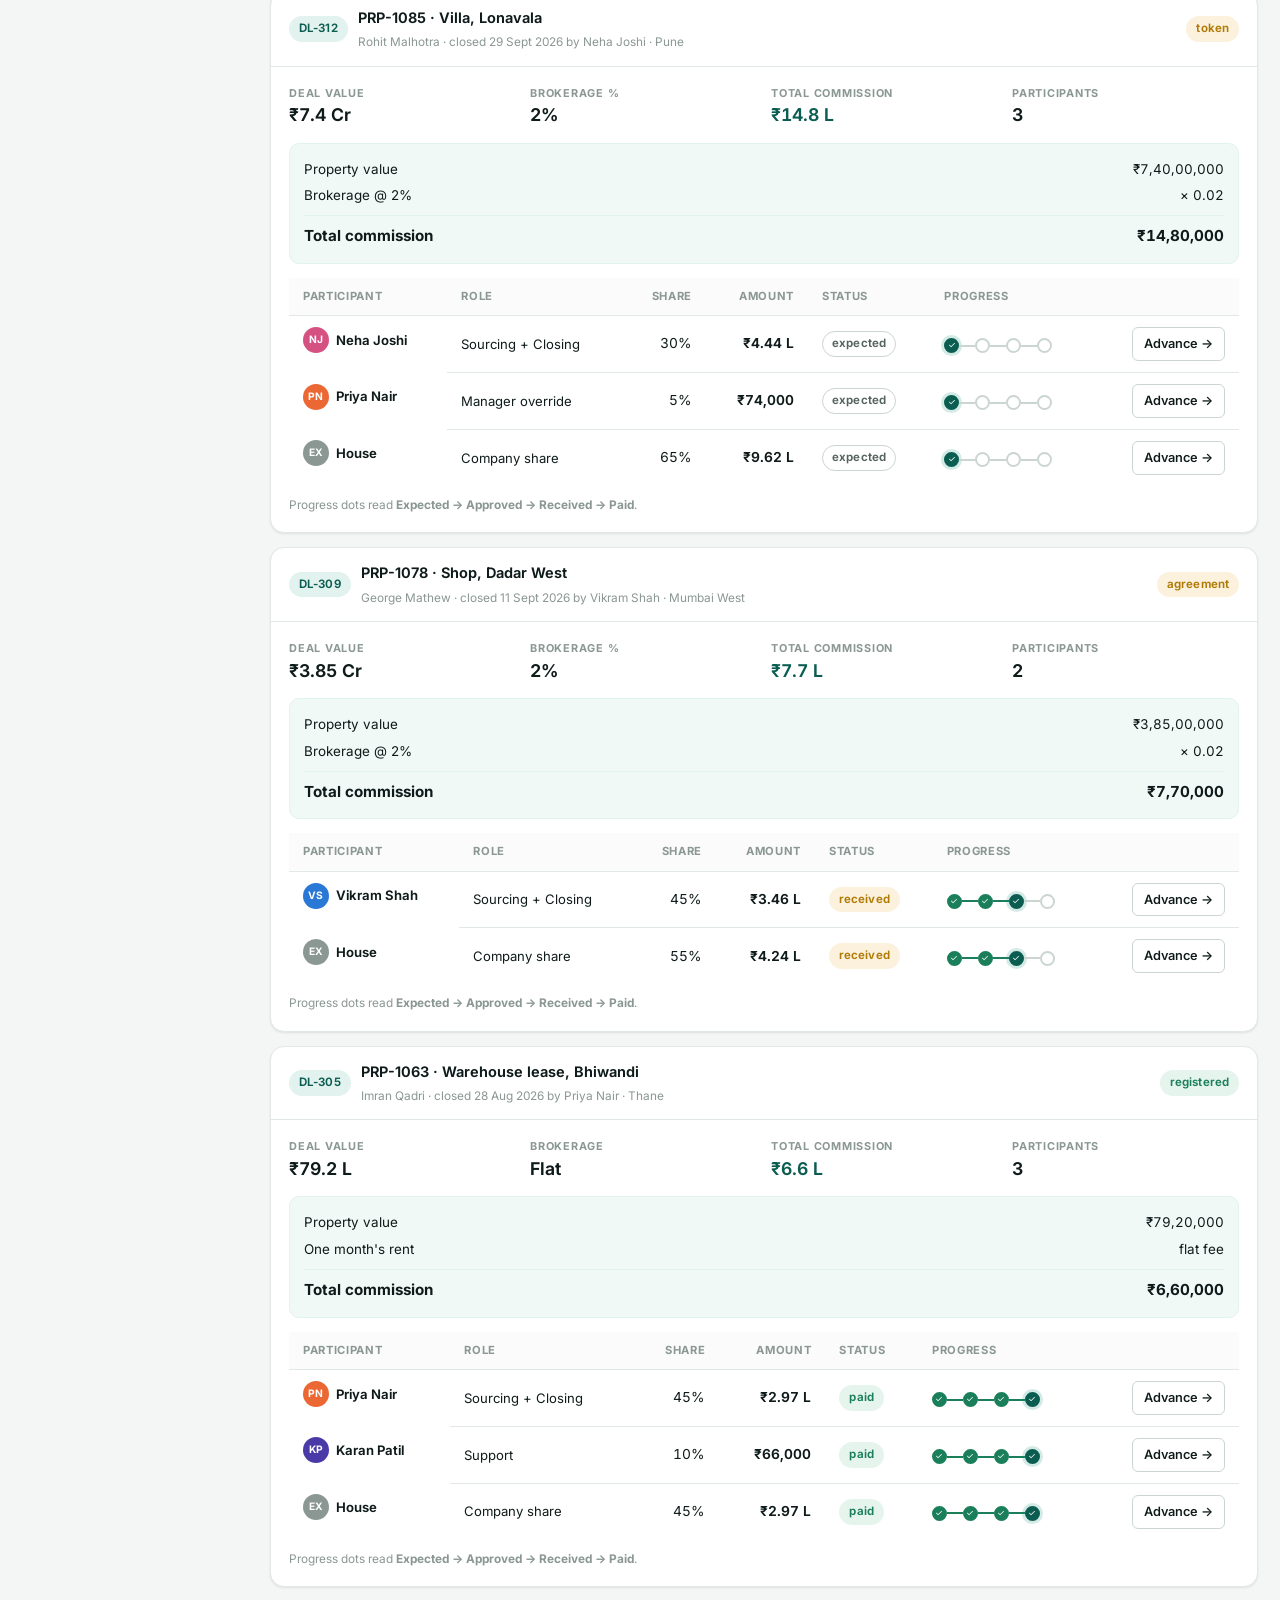
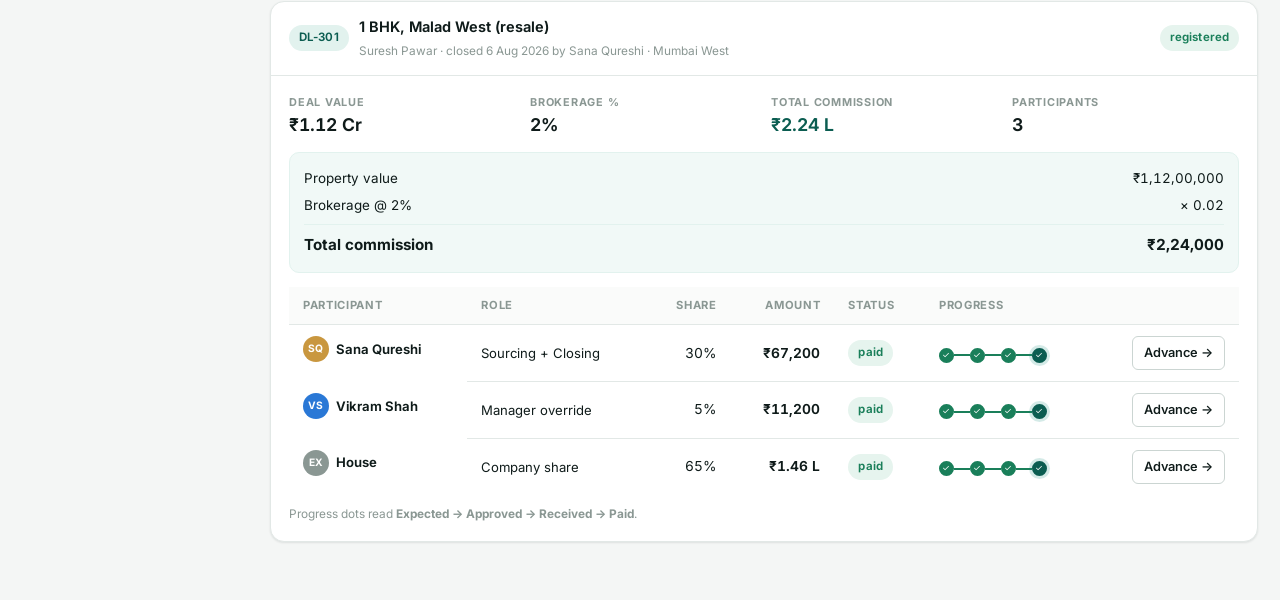
<file: app/commissions.html>
<!DOCTYPE html>
<html lang="en">
<head>
<meta charset="utf-8">
<meta name="viewport" content="width=device-width, initial-scale=1">
<title>Deals &amp; Commission · EstateOS</title>
<link rel="preconnect" href="https://fonts.googleapis.com">
<link rel="preconnect" href="https://fonts.gstatic.com" crossorigin>
<link href="https://fonts.googleapis.com/css2?family=Inter:wght@400;500;600;700;800&display=swap" rel="stylesheet">
<link rel="stylesheet" href="../assets/css/theme.css">
<link rel="stylesheet" href="../assets/css/app.css">
<style>
  .dealhead { display:grid; grid-template-columns:repeat(auto-fit,minmax(120px,1fr)); gap:14px; }
  .calcbox { background:var(--brand-050); border:1px solid var(--brand-100); border-radius:var(--r-md); padding:12px 14px; }
  .calcrow { display:flex; justify-content:space-between; font-size:.84rem; padding:3px 0; }
  .calcrow.total { border-top:1px solid var(--brand-100); margin-top:6px; padding-top:8px; font-weight:700; font-size:.95rem; }
</style>
</head>
<body class="console" data-page="commissions">

<main class="main">
  <div class="page">

    <div class="page-head">
      <div><h1>Deals &amp; Commission</h1><div class="sub" id="sub"></div></div>
      <div class="row" style="gap:8px">
        <select class="select btn-sm" style="width:auto"><option>FY 2026-27</option><option>FY 2025-26</option></select>
        <button class="btn btn-sm" onclick="alert('Demo only.')">Export ledger</button>
        <button class="btn btn-primary btn-sm" onclick="alert('Demo only.')">+ New deal</button>
      </div>
    </div>

    <div class="grid g-kpi" style="margin-bottom:16px" id="kpis"></div>

    <div class="tabs" style="margin-bottom:14px">
      <button class="tab active" onclick="tab(this,'deals')">Deals</button>
      <button class="tab" onclick="tab(this,'ledger')">Commission ledger</button>
      <button class="tab" onclick="tab(this,'ageing')">Ageing</button>
      <button class="tab" onclick="tab(this,'rules')">Commission rules</button>
    </div>

    <section id="pane-deals"></section>
    <section id="pane-ledger" class="hide"></section>
    <section id="pane-ageing" class="hide"></section>
    <section id="pane-rules" class="hide"></section>

  </div>
</main>

<script src="../assets/js/data.js"></script>
<script src="../assets/js/app.js"></script>
<script>
const M = me(), ADMIN = isAdmin();
const DEALS = ADMIN ? DEMO.deals : DEMO.deals.filter(d => d.splits.some(s => s.id === M.id));
const STATUSES = ["expected", "approved", "received", "paid"];
const stBadge = { expected: "badge-outline", approved: "badge-info", received: "badge-warn", paid: "badge-good", cancelled: "badge-critical" };

document.getElementById("sub").innerHTML = ADMIN
  ? 'Every deal, every participant, full economics · <span class="badge badge-brand">Owner view</span>'
  : 'Your commission lines only · <span class="badge badge-outline">deal totals and the house share are not returned to your account</span>';

/* ---- KPIs ---- */
const allSplits = DEALS.flatMap(d => d.splits.filter(s => ADMIN || s.id === M.id));
const sum = st => allSplits.filter(s => s.status === st).reduce((a, s) => a + s.amt, 0);
const gross = ADMIN ? DEALS.reduce((a, d) => a + d.brokerage, 0) : allSplits.reduce((a, s) => a + s.amt, 0);

document.getElementById("kpis").innerHTML = [
  { l: ADMIN ? "Total brokerage" : "My commission", v: fmtINR(gross), f: `${DEALS.length} deals` },
  { l: "Expected", v: fmtINR(sum("expected")), f: "awaiting approval" },
  { l: "Approved", v: fmtINR(sum("approved")), f: "awaiting receipt" },
  { l: "Received", v: fmtINR(sum("received")), f: ADMIN ? "in the company account" : "awaiting payout" },
  { l: "Paid", v: fmtINR(sum("paid")), f: "settled" }
].map(k => `<div class="kpi"><div class="kpi-label">${k.l}</div><div class="kpi-value">${k.v}</div><div class="kpi-foot">${k.f}</div></div>`).join("");

function tab(btn, name) {
  document.querySelectorAll(".tab").forEach(t => t.classList.remove("active"));
  btn.classList.add("active");
  ["deals", "ledger", "ageing", "rules"].forEach(p =>
    document.getElementById("pane-" + p).classList.toggle("hide", p !== name));
}

/* ---- Stepper ---- */
function stepper(status) {
  const i = STATUSES.indexOf(status);
  const label = STATUSES.map((s, n) => (n <= i ? "✓ " : "○ ") + s).join("  →  ");
  return `<div class="steps" title="${label}">` + STATUSES.map((s, n) => `
    ${n ? `<span class="step-line ${n <= i ? "done" : ""}"></span>` : ""}
    <span class="step ${n < i ? "done" : n === i ? "now" : ""}" aria-label="${s}">
      <span class="bullet">${n <= i ? "✓" : ""}</span>
    </span>`).join("") + `</div>`;
}

/* ---- Deals ---- */
document.getElementById("pane-deals").innerHTML = DEALS.map(d => {
  const shown = ADMIN ? d.splits : d.splits.filter(s => s.id === M.id);
  return `<div class="card" style="margin-bottom:14px">
    <div class="card-head">
      <div class="row" style="gap:10px">
        <span class="badge badge-brand">${d.id}</span>
        <div class="stack"><span class="bold">${esc(d.property)}</span>
          <span class="tiny muted">${esc(d.leadName)} · closed ${fmtDate(d.closedOn)} by ${person(d.closedBy).name} · ${d.region}</span></div>
      </div>
      <span class="badge ${d.stage === "registered" ? "badge-good" : "badge-warn"}">${d.stage}</span>
    </div>
    <div class="card-body">
      ${ADMIN ? `
      <div class="dealhead" style="margin-bottom:14px">
        <div><div class="upper">Deal value</div><div class="bold num" style="font-size:1.1rem">${fmtINR(d.value)}</div></div>
        <div><div class="upper">${d.brokerageType === "flat" ? "Brokerage" : "Brokerage %"}</div><div class="bold num" style="font-size:1.1rem">${d.brokerageType === "flat" ? "Flat" : d.brokeragePct + "%"}</div></div>
        <div><div class="upper">Total commission</div><div class="bold num" style="font-size:1.1rem;color:var(--brand-700)">${fmtINR(d.brokerage)}</div></div>
        <div><div class="upper">Participants</div><div class="bold num" style="font-size:1.1rem">${d.splits.length}</div></div>
      </div>
      <div class="calcbox" style="margin-bottom:14px">
        <div class="calcrow"><span>Property value</span><span class="num">₹${indian(d.value)}</span></div>
        <div class="calcrow"><span>${d.brokerageType === "flat" ? esc(d.brokerageNote) : "Brokerage @ " + d.brokeragePct + "%"}</span><span class="num">${d.brokerageType === "flat" ? "flat fee" : "× " + (d.brokeragePct / 100)}</span></div>
        <div class="calcrow total"><span>Total commission</span><span class="num">₹${indian(d.brokerage)}</span></div>
      </div>` : `
      <div class="locked" style="margin-bottom:14px;text-align:left">
        🔒 Deal value, brokerage percentage and the other participants' shares are not visible to your role.
      </div>`}

      <div class="table-wrap">
        <table class="tbl">
          <thead><tr><th>Participant</th><th>Role</th><th class="r">Share</th><th class="r">Amount</th><th>Status</th><th>Progress</th>${ADMIN ? "<th></th>" : ""}</tr></thead>
          <tbody>${shown.map(s => `
            <tr>
              <td class="row" style="gap:7px;border:0">
                ${s.id ? avatar(s.id, "avatar-sm") : '<span class="avatar avatar-sm" style="background:#8A9793">EX</span>'}
                <span class="small bold">${esc(s.who)}</span>
              </td>
              <td class="small">${esc(s.role)}</td>
              <td class="r num">${s.pct}%</td>
              <td class="r num bold">${fmtINR(s.amt)}</td>
              <td><span class="badge ${stBadge[s.status]}">${s.status}</span></td>
              <td>${stepper(s.status)}</td>
              ${ADMIN ? `<td class="r"><button class="btn btn-sm" onclick="alert('Demo only — this moves the status forward and writes an immutable history row.')">Advance →</button></td>` : ""}
            </tr>`).join("")}</tbody>
        </table>
      </div>
      <div class="hint" style="margin-top:10px">Progress dots read <b>Expected → Approved → Received → Paid</b>.</div>
      ${!ADMIN ? '<div class="hint" style="margin-top:4px">Only an owner or admin can move a commission status. The database rejects the write from your role even via a direct API call.</div>' : ""}
    </div>
  </div>`;
}).join("");

/* ---- Ledger ---- */
const perPerson = {};
DEALS.forEach(d => d.splits.forEach(s => {
  if (!s.id || (!ADMIN && s.id !== M.id)) return;
  perPerson[s.id] = perPerson[s.id] || { expected: 0, approved: 0, received: 0, paid: 0 };
  perPerson[s.id][s.status] += s.amt;
}));
document.getElementById("pane-ledger").innerHTML = `
  <div class="card"><div class="card-head"><h3>Commission ledger by person</h3>
    <span class="badge badge-outline">FY 2026-27</span></div>
  <div class="table-wrap"><table class="tbl">
    <thead><tr><th>Person</th><th>Level</th><th class="r">Expected</th><th class="r">Approved</th><th class="r">Received</th><th class="r">Paid</th><th class="r">Outstanding</th></tr></thead>
    <tbody>${Object.entries(perPerson).map(([id, v]) => {
      const p = person(id), out = v.expected + v.approved + v.received;
      return `<tr>
        <td class="row" style="gap:7px;border:0">${avatar(id, "avatar-sm")}<span class="small bold">${p.name}</span></td>
        <td class="small">${p.level ? DEMO.levels.find(l => l.id === p.level).name : p.role}</td>
        <td class="r num">${fmtINR(v.expected)}</td><td class="r num">${fmtINR(v.approved)}</td>
        <td class="r num">${fmtINR(v.received)}</td><td class="r num">${fmtINR(v.paid)}</td>
        <td class="r num bold" style="color:${out ? "var(--serious)" : "var(--good)"}">${fmtINR(out)}</td></tr>`;
    }).join("")}</tbody></table></div>
  <div class="card-foot small sec">A payout batches several settled lines into one payment with a PDF statement.</div></div>`;

/* ---- Ageing ---- */
document.getElementById("pane-ageing").innerHTML = !ADMIN ? `
  <div class="card"><div class="card-head"><h3>My outstanding commission</h3></div>
    <div class="table-wrap"><table class="tbl">
      <thead><tr><th>Deal</th><th>Role</th><th class="r">Amount</th><th>Status</th><th class="r">Days waiting</th></tr></thead>
      <tbody>${allSplits.filter(s => s.status !== "paid").map(s => {
        const d = DEALS.find(x => x.splits.includes(s));
        const days = Math.round((new Date("2026-10-01") - new Date(d.closedOn)) / 86400000);
        return `<tr><td class="bold small">${d.id}</td><td class="small">${esc(s.role)}</td>
          <td class="r num bold">${fmtINR(s.amt)}</td>
          <td><span class="badge ${stBadge[s.status]}">${s.status}</span></td>
          <td class="r num">${days}</td></tr>`;
      }).join("") || '<tr><td colspan="5" class="muted small">Nothing outstanding.</td></tr>'}</tbody>
    </table></div>
    <div class="card-foot small sec">Only your own lines. Company-wide ageing is an owner view.</div></div>`
  : `
  <div class="split">
    <div class="card"><div class="card-head"><h3>Outstanding by age</h3></div>
      <div class="card-body"><div id="ageChart"></div></div>
      <div class="card-foot small sec">Nothing past 60 days — healthy. The single largest exposure is DL-315 at ₹27.75 L, still only at agreement stage.</div></div>
    <div class="card"><div class="card-head"><h3>Oldest open items</h3></div>
      <div class="table-wrap"><table class="tbl">
        <thead><tr><th>Deal</th><th>Participant</th><th class="r">Amount</th><th class="r">Days</th></tr></thead>
        <tbody>
          <tr><td>DL-309</td><td class="small">Vikram Shah</td><td class="r num">${fmtINR(346500)}</td><td class="r num">20</td></tr>
          <tr><td>DL-315</td><td class="small">Vikram Shah</td><td class="r num">${fmtINR(1248750)}</td><td class="r num">6</td></tr>
          <tr><td>DL-315</td><td class="small">Ravi Sharma</td><td class="r num">${fmtINR(555000)}</td><td class="r num">6</td></tr>
          <tr><td>DL-312</td><td class="small">Neha Joshi</td><td class="r num">${fmtINR(444000)}</td><td class="r num">2</td></tr>
        </tbody></table></div></div>
  </div>`;

/* ---- Rules ---- */
document.getElementById("pane-rules").innerHTML = ADMIN ? `
  <div class="card">
    <div class="card-head"><h3>Commission rules</h3>
      <div class="row" style="gap:8px">
        <span class="badge badge-gold">Only the owner can edit these</span>
        <button class="btn btn-primary btn-sm" onclick="alert('Demo only.')">+ Add rule</button>
      </div></div>
    <div class="table-wrap"><table class="tbl">
      <thead><tr><th>Rule</th><th>Applies to</th><th>Scope</th><th class="r">Sourcing</th><th class="r">Closing</th><th class="r">Override</th><th class="r">House</th><th class="r">Total</th></tr></thead>
      <tbody>${DEMO.commissionRules.map(r => {
        const t = r.sourcing + r.closing + r.override + r.house;
        return `<tr>
          <td class="bold small">${r.name}</td>
          <td class="small">${DEMO.levels.find(l => l.id === r.level).name}</td>
          <td class="small muted">${r.scope}</td>
          <td class="r num">${r.sourcing}%</td><td class="r num">${r.closing}%</td>
          <td class="r num">${r.override}%</td><td class="r num">${r.house}%</td>
          <td class="r"><span class="badge ${t === 100 ? "badge-good" : "badge-critical"}">${t}%</span></td></tr>`;
      }).join("")}</tbody></table></div>
    <div class="card-foot small sec">Rules are evaluated most-specific-first (deal-value slab → region → property type → level). Changing a rule never alters a deal that has already closed — historical splits keep the rule that was live at the time.</div>
  </div>

  <div class="card" style="margin-top:14px">
    <div class="card-head"><h3>Employee levels &amp; their commission</h3><span class="badge badge-gold">Owner only</span></div>
    <div class="table-wrap"><table class="tbl">
      <thead><tr><th>Level</th><th class="r">Rank</th><th class="r">Own deal</th><th class="r">Override on downline</th><th>Permissions</th></tr></thead>
      <tbody>${DEMO.levels.map(l => `<tr>
        <td class="bold small">${l.name}</td><td class="r num">${l.rank}</td>
        <td class="r num">${l.commission}%</td><td class="r num">${l.override}%</td>
        <td class="small muted">${l.perms}</td></tr>`).join("")}</tbody></table></div>
  </div>`
  : `<div class="card card-pad"><div class="locked">
       🔒 Commission rules and employee levels are visible to the owner only.<br>
       <span class="tiny">Your own rate is shown on each of your commission lines.</span>
     </div></div>`;

if (ADMIN) {
  hbarChart(document.getElementById("ageChart"), [
    { k: "0–30 days", v: 4011250, sub: "4 deals" },
    { k: "30–60 days", v: 0, sub: "nothing" },
    { k: "60–90 days", v: 0, sub: "nothing" },
    { k: "90+ days", v: 0, sub: "nothing" }
  ], { valueFmt: v => fmtINR(v), color: "var(--series-2)" });
}
</script>
</body>
</html>
</file>
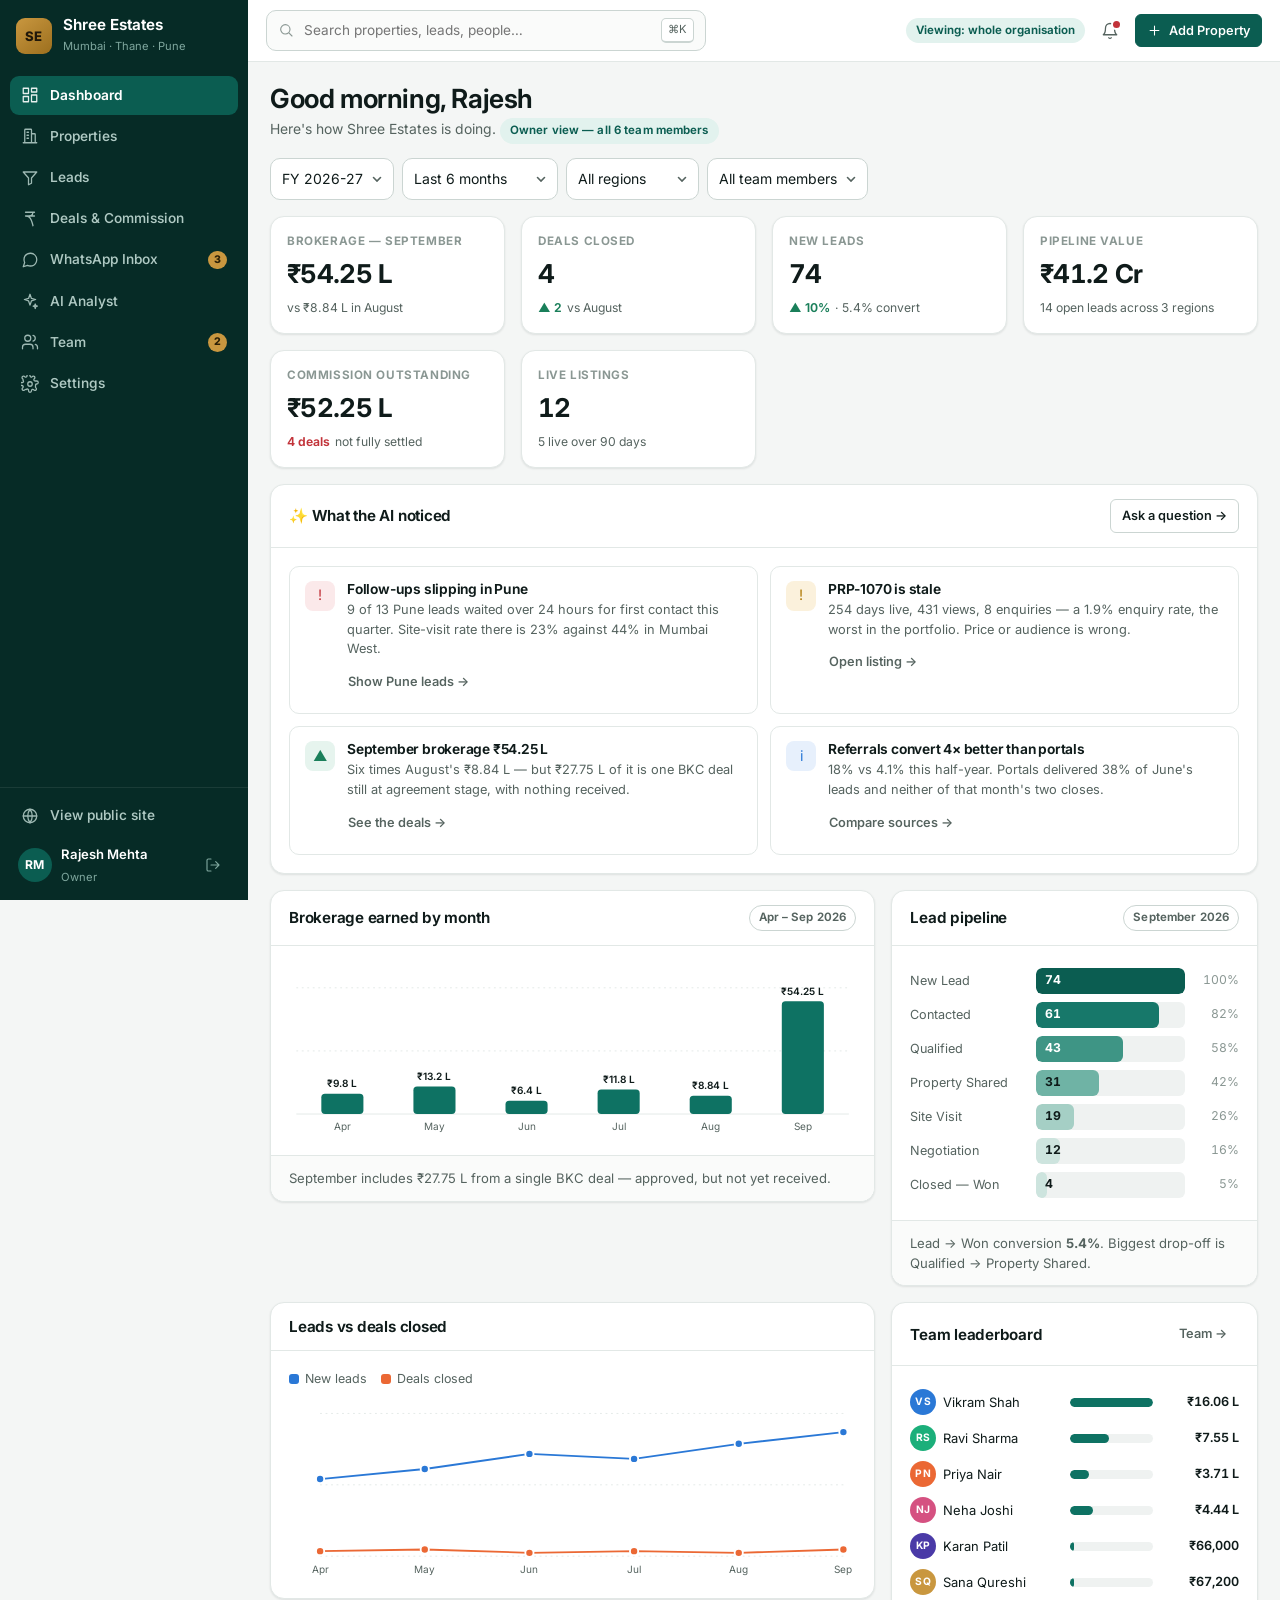
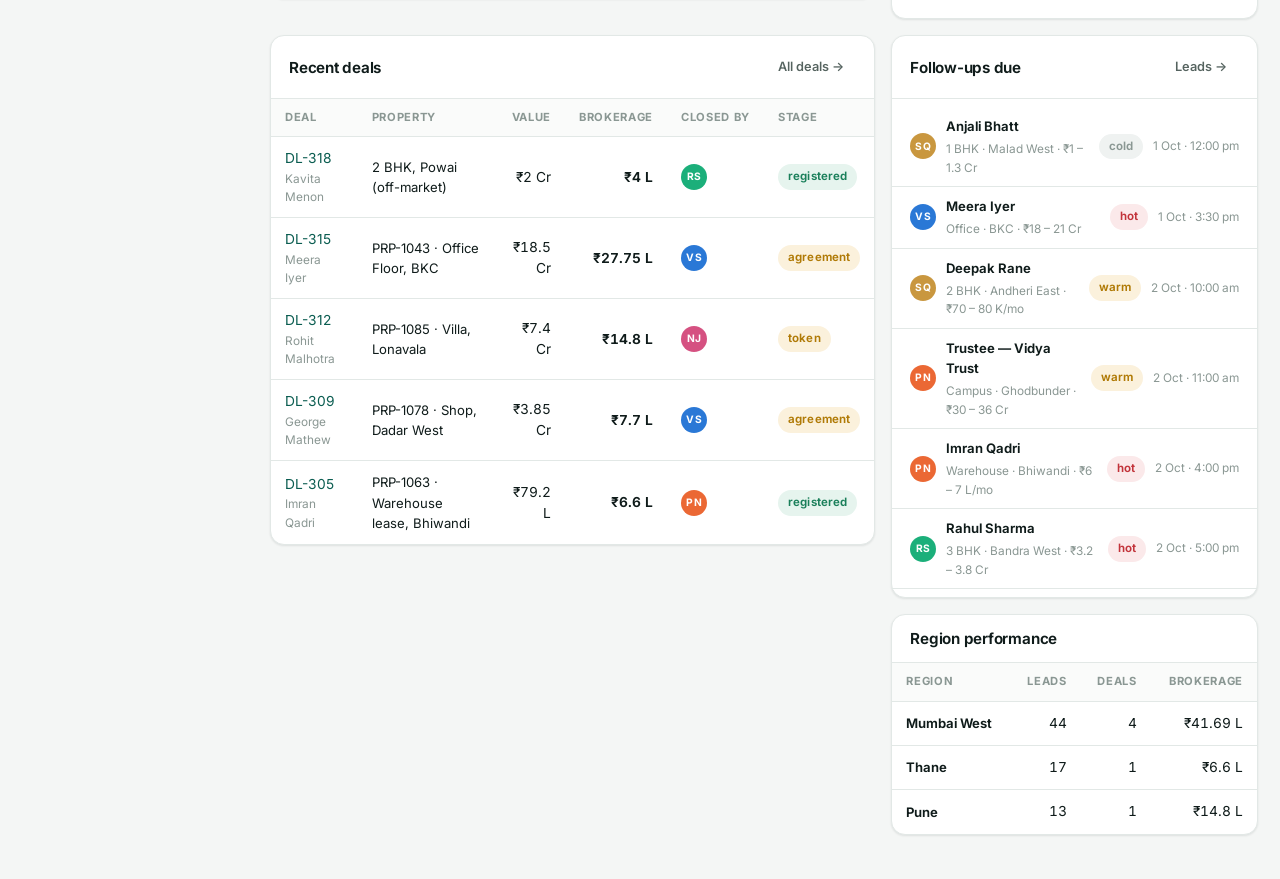
<file: app/dashboard.html>
<!DOCTYPE html>
<html lang="en">
<head>
<meta charset="utf-8">
<meta name="viewport" content="width=device-width, initial-scale=1">
<title>Dashboard · EstateOS</title>
<link rel="preconnect" href="https://fonts.googleapis.com">
<link rel="preconnect" href="https://fonts.gstatic.com" crossorigin>
<link href="https://fonts.googleapis.com/css2?family=Inter:wght@400;500;600;700;800&display=swap" rel="stylesheet">
<link rel="stylesheet" href="../assets/css/theme.css">
<link rel="stylesheet" href="../assets/css/app.css">
</head>
<body class="console" data-page="dashboard">

<main class="main">
  <div class="page">

    <div class="page-head">
      <div>
        <h1 id="greeting">Good morning, Rajesh</h1>
        <div class="sub">Here's how Shree Estates is doing. <span class="badge badge-brand">Owner view — all 6 team members</span></div>
      </div>
      <div class="row wrap" style="gap:8px">
        <select class="select" style="width:auto" id="fYear"><option>FY 2026-27</option><option>FY 2025-26</option></select>
        <select class="select" style="width:auto" id="fMonth">
          <option>Last 6 months</option><option>September 2026</option><option>August 2026</option><option>This quarter</option>
        </select>
        <select class="select" style="width:auto" id="fRegion"><option>All regions</option><option>Mumbai West</option><option>Thane</option><option>Pune</option></select>
        <select class="select" style="width:auto" id="fMember"><option>All team members</option></select>
      </div>
    </div>

    <div class="grid g-kpi" style="margin-bottom:16px" id="kpis"></div>

    <!-- AI insights -->
    <div class="card" style="margin-bottom:16px">
      <div class="card-head">
        <h3>✨ What the AI noticed</h3>
        <a class="btn btn-sm" href="ai.html">Ask a question →</a>
      </div>
      <div class="card-body grid g-2" id="insights" style="gap:12px"></div>
    </div>

    <div class="split" style="margin-bottom:16px">
      <div class="card">
        <div class="card-head"><h3>Brokerage earned by month</h3><span class="badge badge-outline">Apr – Sep 2026</span></div>
        <div class="card-body"><div id="chartBrokerage"></div></div>
        <div class="card-foot small sec">September includes ₹27.75 L from a single BKC deal — approved, but not yet received.</div>
      </div>
      <div class="card">
        <div class="card-head"><h3>Lead pipeline</h3><span class="badge badge-outline">September 2026</span></div>
        <div class="card-body"><div id="chartFunnel"></div></div>
        <div class="card-foot small sec">Lead → Won conversion <b>5.4%</b>. Biggest drop-off is Qualified → Property Shared.</div>
      </div>
    </div>

    <div class="split" style="margin-bottom:16px">
      <div class="card">
        <div class="card-head"><h3>Leads vs deals closed</h3></div>
        <div class="card-body"><div id="chartTrend"></div></div>
      </div>
      <div class="card">
        <div class="card-head"><h3>Team leaderboard</h3><a class="btn btn-sm btn-ghost" href="team.html">Team →</a></div>
        <div class="card-body"><div id="chartTeam"></div></div>
      </div>
    </div>

    <div class="split">
      <div class="card">
        <div class="card-head"><h3>Recent deals</h3><a class="btn btn-sm btn-ghost" href="commissions.html">All deals →</a></div>
        <div class="table-wrap">
          <table class="tbl" id="dealTable"></table>
        </div>
      </div>

      <div class="stack" style="gap:16px">
        <div class="card">
          <div class="card-head"><h3>Follow-ups due</h3><a class="btn btn-sm btn-ghost" href="leads.html">Leads →</a></div>
          <div class="card-body" id="followups" style="padding:8px 0"></div>
        </div>
        <div class="card">
          <div class="card-head"><h3>Region performance</h3></div>
          <div class="table-wrap"><table class="tbl" id="regionTable"></table></div>
        </div>
      </div>
    </div>

  </div>
</main>

<script src="../assets/js/data.js"></script>
<script src="../assets/js/app.js"></script>
<script>
/* Guard: a member landing here gets bounced, the way the real route would */
if (!isAdmin()) location.replace("member.html");

document.getElementById("greeting").textContent = "Good morning, " + me().name.split(" ")[0];
document.getElementById("fMember").innerHTML =
  '<option>All team members</option>' + DEMO.people.filter(p => p.role === "member").map(p => `<option>${p.name}</option>`).join("");

/* ---- KPIs ---- */
const outstanding = DEMO.deals.flatMap(d => d.splits).filter(s => s.status !== "paid").reduce((a, s) => a + s.amt, 0);
const sep = DEMO.monthly[DEMO.monthly.length - 1], aug = DEMO.monthly[DEMO.monthly.length - 2];
const openLeads = DEMO.leads.filter(l => !l.stage.startsWith("closed")).length;
const kpis = [
  { l: "Brokerage — September", v: fmtINR(sep.brokerage), f: `vs ${fmtINR(aug.brokerage)} in August` },
  { l: "Deals closed", v: sep.closed, f: `<span class="delta-up">▲ ${sep.closed - aug.closed}</span> vs August` },
  { l: "New leads", v: sep.leads, f: `<span class="delta-up">▲ 10%</span> · ${(sep.closed / sep.leads * 100).toFixed(1)}% convert` },
  { l: "Pipeline value", v: fmtINR(412000000), f: `${openLeads} open leads across 3 regions` },
  { l: "Commission outstanding", v: fmtINR(outstanding), f: '<span class="delta-down">4 deals</span> not fully settled' },
  { l: "Live listings", v: DEMO.properties.length, f: "5 live over 90 days" }
];
document.getElementById("kpis").innerHTML = kpis.map(k =>
  `<div class="kpi"><div class="kpi-label">${k.l}</div><div class="kpi-value">${k.v}</div><div class="kpi-foot">${k.f}</div></div>`).join("");

/* ---- Insights ---- */
const toneIco = { good: "▲", warn: "!", critical: "!", info: "i" };
document.getElementById("insights").innerHTML = DEMO.insights.map(i =>
  `<div class="insight ${i.tone}">
     <span class="ico">${toneIco[i.tone]}</span>
     <div class="grow"><h4>${i.title}</h4><p>${i.body}</p>
       <a class="btn btn-sm btn-ghost" style="padding-left:0" href="ai.html">${i.cta} →</a></div>
   </div>`).join("");

/* ---- Charts ---- */
barChart(document.getElementById("chartBrokerage"),
  DEMO.monthly.map(m => ({ k: m.m, v: m.brokerage })),
  { valueFmt: v => fmtINR(v) });

funnelChart(document.getElementById("chartFunnel"), DEMO.funnel);

lineChart(document.getElementById("chartTrend"),
  DEMO.monthly.map(m => m.m),
  [
    { name: "New leads",    values: DEMO.monthly.map(m => m.leads),  color: "var(--series-1)" },
    { name: "Deals closed", values: DEMO.monthly.map(m => m.closed), color: "var(--series-2)" }
  ]);

hbarChart(document.getElementById("chartTeam"),
  DEMO.leaderboard.map(p => ({ k: p.name, v: p.earned, avatar: avatar(p.id, "avatar-sm"), sub: `${p.deals} deals · ${p.conv}% conversion` })),
  { valueFmt: v => fmtINR(v) });

/* ---- Recent deals ---- */
document.getElementById("dealTable").innerHTML = `
  <thead><tr><th>Deal</th><th>Property</th><th class="r">Value</th><th class="r">Brokerage</th><th>Closed by</th><th>Stage</th></tr></thead>
  <tbody>${DEMO.deals.slice(0, 5).map(d => `
    <tr>
      <td><a href="commissions.html">${d.id}</a><div class="tiny muted">${esc(d.leadName)}</div></td>
      <td class="small">${esc(d.property)}</td>
      <td class="r num">${fmtINR(d.value)}</td>
      <td class="r num bold">${fmtINR(d.brokerage)}</td>
      <td>${avatar(d.closedBy, "avatar-sm")}</td>
      <td><span class="badge ${d.stage === "registered" ? "badge-good" : "badge-warn"}">${d.stage}</span></td>
    </tr>`).join("")}</tbody>`;

/* ---- Follow-ups ---- */
const due = DEMO.leads.filter(l => l.next).sort((a, b) => a.next.localeCompare(b.next)).slice(0, 6);
document.getElementById("followups").innerHTML = due.map(l => `
  <div class="row" style="padding:9px 18px;border-bottom:1px solid var(--border)">
    ${avatar(l.owner, "avatar-sm")}
    <div class="stack grow">
      <span class="small bold">${esc(l.name)}</span>
      <span class="tiny muted">${esc(l.config)} · ${esc(l.locality)} · ${esc(l.budget)}</span>
    </div>
    <span class="badge prio-${l.priority}">${l.priority}</span>
    <span class="tiny muted nowrap">${fmtTime(l.next).replace(", ", " · ")}</span>
  </div>`).join("");

/* ---- Regions ---- */
document.getElementById("regionTable").innerHTML = `
  <thead><tr><th>Region</th><th class="r">Leads</th><th class="r">Deals</th><th class="r">Brokerage</th></tr></thead>
  <tbody>${DEMO.regionPerf.map(r => `
    <tr><td class="bold small">${r.region}</td><td class="r num">${r.leads}</td>
    <td class="r num">${r.deals}</td><td class="r num">${fmtINR(r.brokerage)}</td></tr>`).join("")}</tbody>`;
</script>
</body>
</html>
</file>
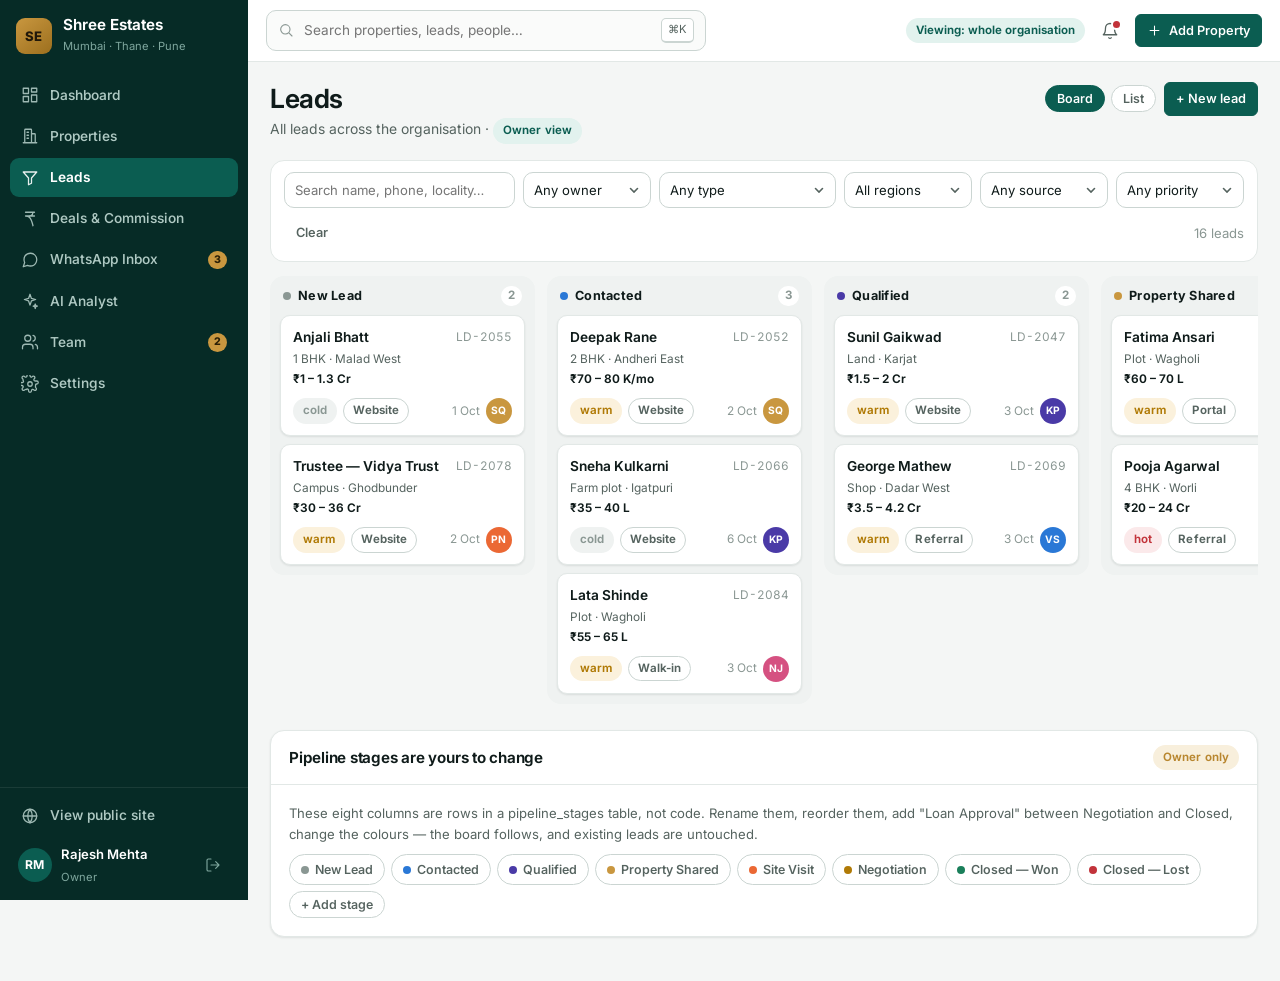
<file: app/leads.html>
<!DOCTYPE html>
<html lang="en">
<head>
<meta charset="utf-8">
<meta name="viewport" content="width=device-width, initial-scale=1">
<title>Leads · EstateOS</title>
<link rel="preconnect" href="https://fonts.googleapis.com">
<link rel="preconnect" href="https://fonts.gstatic.com" crossorigin>
<link href="https://fonts.googleapis.com/css2?family=Inter:wght@400;500;600;700;800&display=swap" rel="stylesheet">
<link rel="stylesheet" href="../assets/css/theme.css">
<link rel="stylesheet" href="../assets/css/app.css">
<style>
  .kcards.over { outline: 2px dashed var(--brand-500); outline-offset: 4px; border-radius: var(--r-md); }
  .kcard.dragging { opacity: .45; }
</style>
</head>
<body class="console" data-page="leads">

<main class="main">
  <div class="page">

    <div class="page-head">
      <div>
        <h1>Leads</h1>
        <div class="sub" id="sub"></div>
      </div>
      <div class="row" style="gap:8px">
        <div class="chipset">
          <button class="chip on" id="vBoard" onclick="setView('board')">Board</button>
          <button class="chip" id="vList" onclick="setView('list')">List</button>
        </div>
        <button class="btn btn-primary btn-sm" onclick="alert('Demo only.')">+ New lead</button>
      </div>
    </div>

    <div class="filterbar">
      <input class="input wide" id="q" placeholder="Search name, phone, locality…">
      <select class="select" id="fowner"></select>
      <select class="select" id="ftype"></select>
      <select class="select" id="fregion"><option value="">All regions</option><option>Mumbai West</option><option>Thane</option><option>Pune</option></select>
      <select class="select" id="fsource"><option value="">Any source</option><option>Website</option><option>WhatsApp</option><option>Referral</option><option>Portal</option><option>Walk-in</option></select>
      <select class="select" id="fprio"><option value="">Any priority</option><option value="hot">Hot</option><option value="warm">Warm</option><option value="cold">Cold</option></select>
      <button class="btn btn-sm btn-ghost" onclick="clearAll()">Clear</button>
      <span class="small muted" style="margin-left:auto" id="count"></span>
    </div>

    <div id="board" class="kanban"></div>

    <div id="list" class="card hide"><div class="table-wrap"><table class="tbl" id="tbl"></table></div></div>

    <div class="card" style="margin-top:16px">
      <div class="card-head"><h3>Pipeline stages are yours to change</h3><span class="badge badge-gold">Owner only</span></div>
      <div class="card-body">
        <p class="small sec">These eight columns are rows in a <span class="num">pipeline_stages</span> table, not code. Rename them, reorder them, add "Loan Approval" between Negotiation and Closed, change the colours — the board follows, and existing leads are untouched.</p>
        <div class="row wrap" style="gap:6px;margin-top:10px" id="stageChips"></div>
      </div>
    </div>

  </div>
</main>

<script src="../assets/js/data.js"></script>
<script src="../assets/js/app.js"></script>
<script>
let LEADS = myLeads().map(l => ({ ...l }));
let view = "board";

document.getElementById("sub").innerHTML = isAdmin()
  ? 'All leads across the organisation · <span class="badge badge-brand">Owner view</span>'
  : `Your leads only · <span class="badge badge-outline">${me().name} · ${DEMO.leads.length - LEADS.length} other leads exist and are invisible to you</span>`;

document.getElementById("fowner").innerHTML = '<option value="">Any owner</option>' +
  DEMO.people.filter(p => visibleIds().includes(p.id)).map(p => `<option value="${p.id}">${p.name}</option>`).join("");
document.getElementById("ftype").innerHTML = '<option value="">Any type</option>' +
  DEMO.types.map(t => `<option value="${t.key}">${t.label}</option>`).join("");
document.getElementById("stageChips").innerHTML = DEMO.stages.map(s =>
  `<span class="chip" style="cursor:default"><span style="display:inline-block;width:8px;height:8px;border-radius:50%;background:${s.color};margin-right:6px"></span>${s.label}</span>`).join("")
  + '<button class="chip" onclick="alert(\'Demo only.\')">+ Add stage</button>';

function clearAll() { ["q", "fowner", "ftype", "fregion", "fsource", "fprio"].forEach(i => document.getElementById(i).value = ""); render(); }
function setView(v) {
  view = v;
  document.getElementById("vBoard").classList.toggle("on", v === "board");
  document.getElementById("vList").classList.toggle("on", v === "list");
  document.getElementById("board").classList.toggle("hide", v !== "board");
  document.getElementById("list").classList.toggle("hide", v !== "list");
  render();
}
function filtered() {
  const g = i => document.getElementById(i).value, q = g("q").toLowerCase();
  return LEADS.filter(l =>
    (!q || (l.name + l.phone + l.locality + l.id).toLowerCase().includes(q)) &&
    (!g("fowner") || l.owner === g("fowner")) &&
    (!g("ftype") || l.type === g("ftype")) &&
    (!g("fregion") || l.region === g("fregion")) &&
    (!g("fsource") || l.source === g("fsource")) &&
    (!g("fprio") || l.priority === g("fprio")));
}

function kcard(l) {
  const overdue = l.next && new Date(l.next) < new Date("2026-10-01T09:00");
  return `<div class="kcard" draggable="true" data-id="${l.id}">
    <div class="between"><span class="kcard-name">${esc(l.name)}</span><span class="tiny muted num">${l.id}</span></div>
    <div class="kcard-meta">${esc(l.config)} · ${esc(l.locality)}</div>
    <div class="kcard-meta bold" style="color:var(--text-primary)">${esc(l.budget)}</div>
    <div class="kcard-foot">
      <span class="badge prio-${l.priority}">${l.priority}</span>
      <span class="badge badge-outline tiny">${l.source}</span>
      <span style="margin-left:auto" class="row-tight">
        ${l.next ? `<span class="tiny ${overdue ? "" : "muted"}" style="${overdue ? "color:var(--critical);font-weight:650" : ""}">${overdue ? "⚠ " : ""}${fmtDateShort(l.next)}</span>` : ""}
        ${avatar(l.owner, "avatar-sm")}
      </span>
    </div>
  </div>`;
}

function render() {
  const rows = filtered();
  document.getElementById("count").textContent = rows.length + " leads";
  if (view === "board") {
    document.getElementById("board").innerHTML = DEMO.stages.map(s => {
      const inStage = rows.filter(l => l.stage === s.key);
      return `<div class="kcol">
        <div class="kcol-head">
          <span class="stage-dot" style="background:${s.color}"></span>
          <span class="kcol-title">${s.label}</span>
          <span class="kcol-count">${inStage.length}</span>
        </div>
        <div class="kcards" data-stage="${s.key}">${inStage.map(kcard).join("")}</div>
      </div>`;
    }).join("");
    wireDnd();
  } else {
    document.getElementById("tbl").innerHTML = `
      <thead><tr><th>Lead</th><th>Requirement</th><th>Budget</th><th>Stage</th><th>Source</th><th>Owner</th><th>Next</th><th class="r">Score</th></tr></thead>
      <tbody>${rows.map(l => {
        const s = DEMO.stages.find(x => x.key === l.stage);
        return `<tr>
          <td><span class="bold small">${esc(l.name)}</span><div class="tiny muted num">${l.id} · ${esc(l.phone)}</div></td>
          <td class="small">${esc(l.config)} · ${esc(l.locality)}<div class="tiny muted">${esc(l.region)}</div></td>
          <td class="small num">${esc(l.budget)}</td>
          <td><span class="badge" style="background:${s.color}1a;color:${s.color}">${s.label}</span></td>
          <td class="small">${l.source}</td>
          <td>${avatar(l.owner, "avatar-sm")}</td>
          <td class="small">${l.next ? fmtTime(l.next) : "—"}</td>
          <td class="r"><span class="bold num">${l.score}</span>
            <div class="bar-track" style="width:56px;margin-left:auto;margin-top:3px"><span class="bar-fill" style="width:${l.score}%"></span></div></td>
        </tr>`;
      }).join("")}</tbody>`;
  }
}

/* ---- Drag & drop between stages ---- */
function wireDnd() {
  let dragId = null;
  document.querySelectorAll(".kcard").forEach(c => {
    c.addEventListener("dragstart", e => { dragId = c.dataset.id; c.classList.add("dragging"); e.dataTransfer.effectAllowed = "move"; });
    c.addEventListener("dragend", () => c.classList.remove("dragging"));
  });
  document.querySelectorAll(".kcards").forEach(z => {
    z.addEventListener("dragover", e => { e.preventDefault(); z.classList.add("over"); });
    z.addEventListener("dragleave", () => z.classList.remove("over"));
    z.addEventListener("drop", e => {
      e.preventDefault(); z.classList.remove("over");
      const l = LEADS.find(x => x.id === dragId);
      if (l && l.stage !== z.dataset.stage) { l.stage = z.dataset.stage; render(); }
    });
  });
}

["q", "fowner", "ftype", "fregion", "fsource", "fprio"].forEach(id => {
  const el = document.getElementById(id);
  el.addEventListener(el.tagName === "SELECT" ? "change" : "input", render);
});
render();
</script>
</body>
</html>
</file>
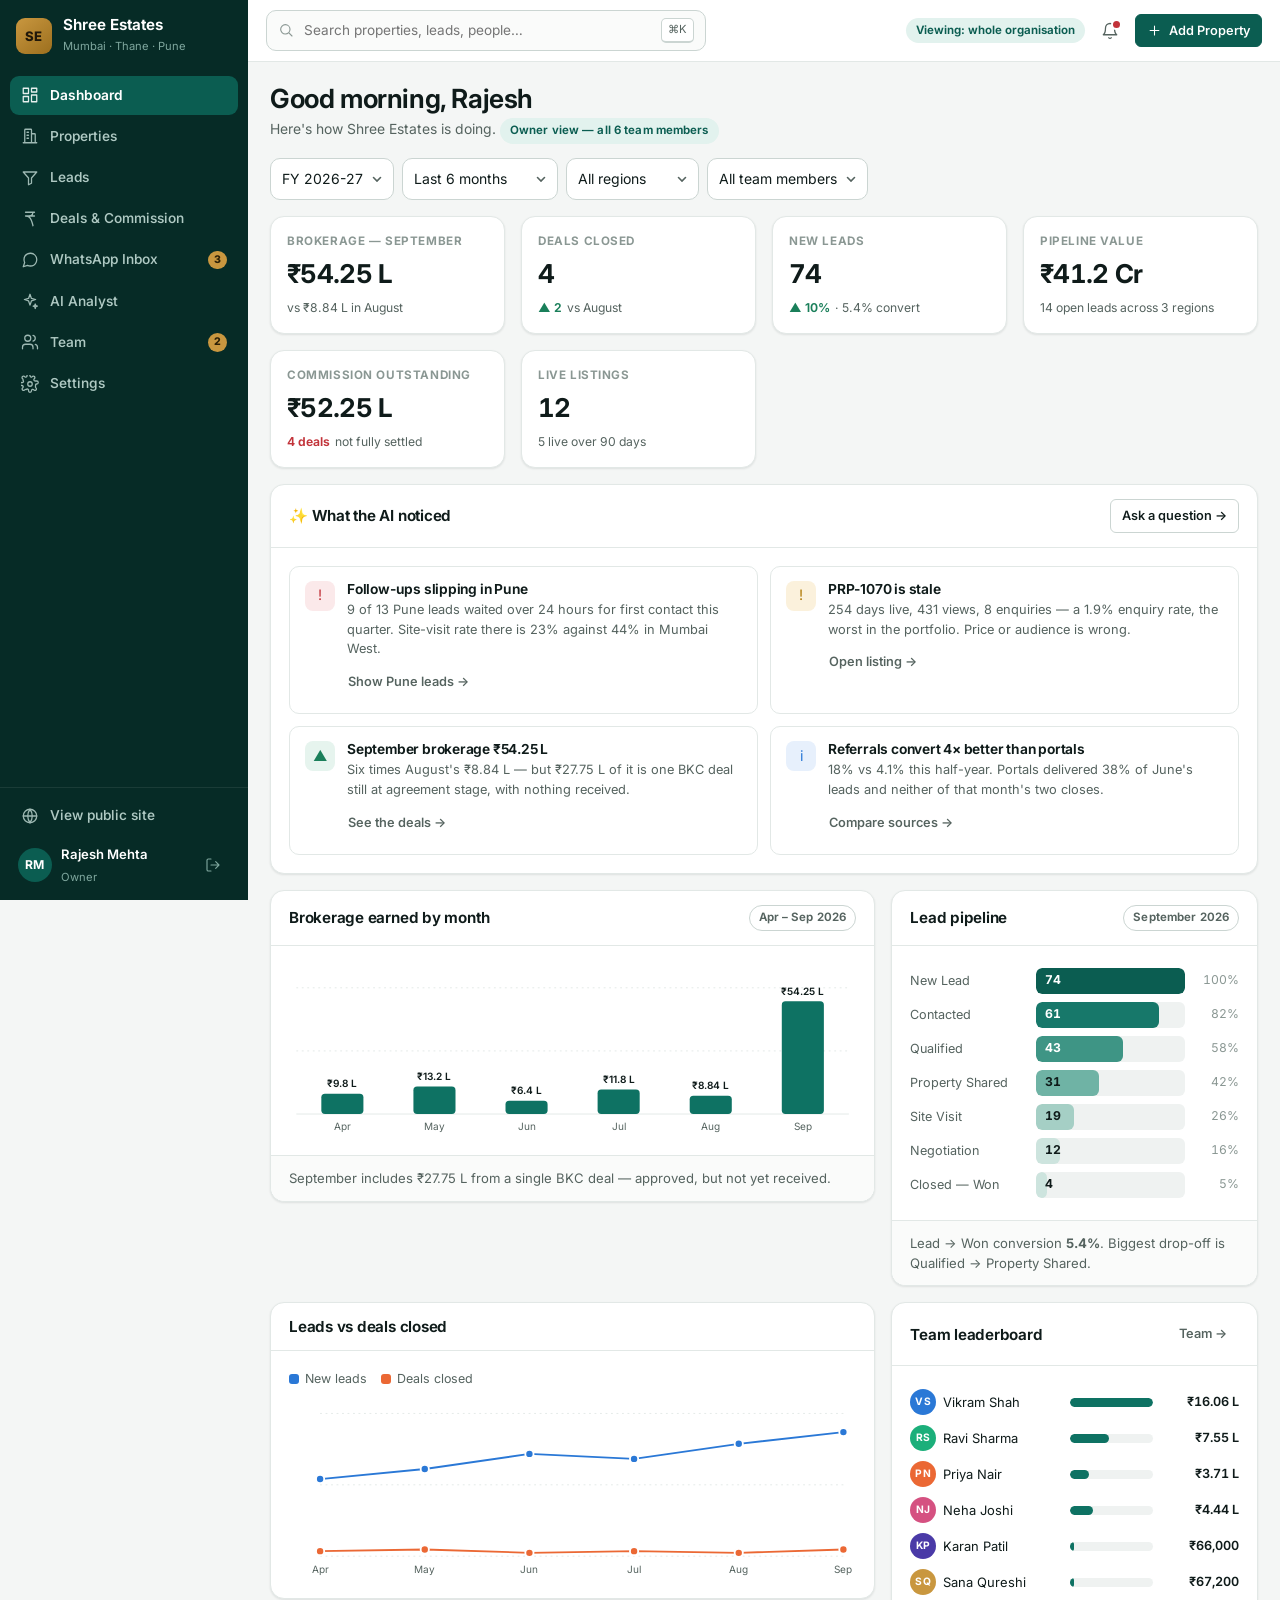
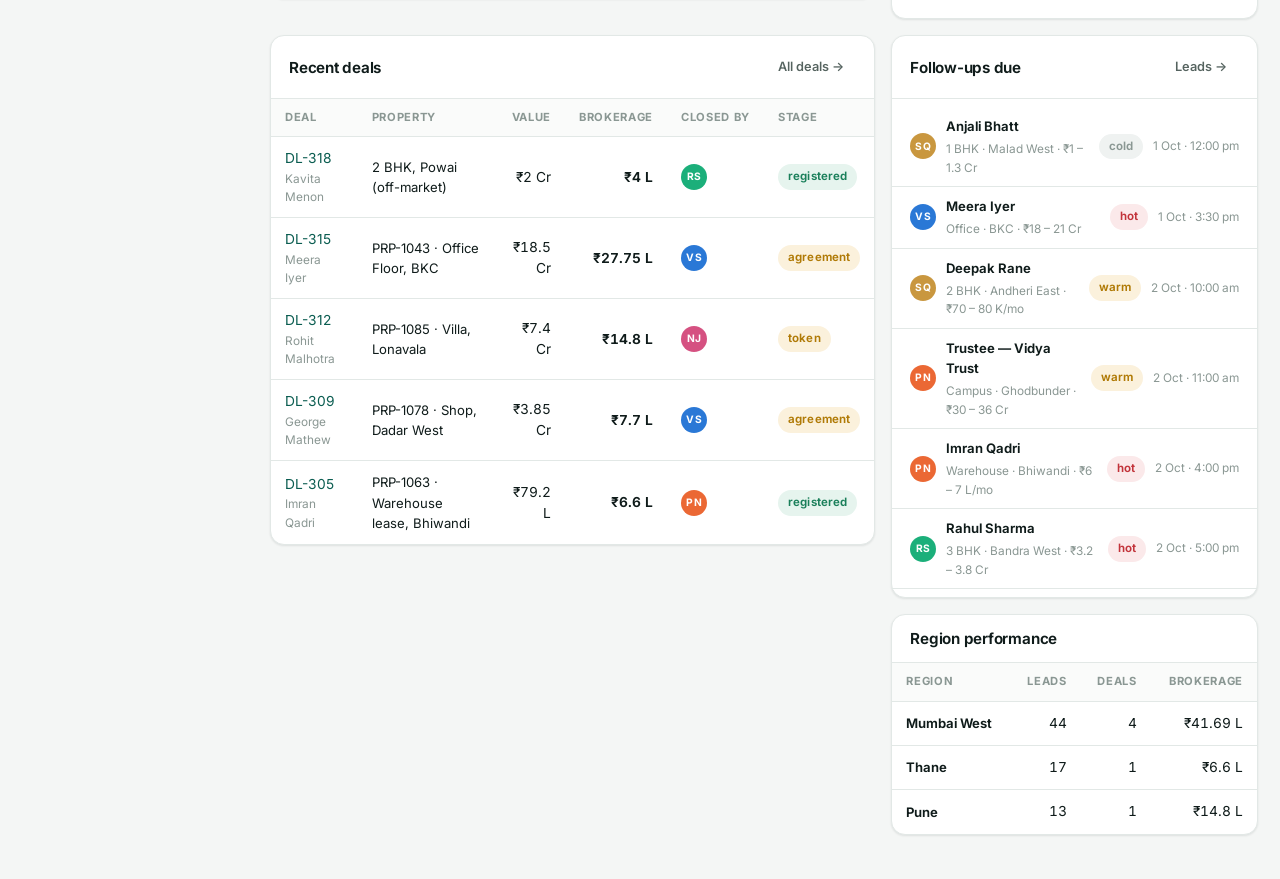
<file: app/member.html>
<!DOCTYPE html>
<html lang="en">
<head>
<meta charset="utf-8">
<meta name="viewport" content="width=device-width, initial-scale=1">
<title>My Workspace · EstateOS</title>
<link rel="preconnect" href="https://fonts.googleapis.com">
<link rel="preconnect" href="https://fonts.gstatic.com" crossorigin>
<link href="https://fonts.googleapis.com/css2?family=Inter:wght@400;500;600;700;800&display=swap" rel="stylesheet">
<link rel="stylesheet" href="../assets/css/theme.css">
<link rel="stylesheet" href="../assets/css/app.css">
</head>
<body class="console" data-page="member">

<main class="main">
  <div class="page">

    <div class="page-head">
      <div>
        <h1 id="hello">My workspace</h1>
        <div class="sub" id="subline"></div>
      </div>
      <div class="row wrap" style="gap:8px">
        <select class="select" style="width:auto"><option>September 2026</option><option>August 2026</option><option>This quarter</option></select>
        <a class="btn btn-primary btn-sm" href="property-new.html">+ Add property</a>
      </div>
    </div>

    <div class="demo-note" style="margin-bottom:16px">
      🔒 <b>This is the isolation in action.</b> Ravi is a Senior Agent. Every number on this page is his own — the owner's leads, other agents' deals and the company's total brokerage are not hidden from the interface, they are never returned by the database. Compare with the Owner view from the login screen.
    </div>

    <div class="grid g-kpi" style="margin-bottom:16px" id="kpis"></div>

    <div class="split" style="margin-bottom:16px">
      <div class="card">
        <div class="card-head"><h3>My pipeline</h3><a class="btn btn-sm btn-ghost" href="leads.html">Open board →</a></div>
        <div class="table-wrap"><table class="tbl" id="myLeads"></table></div>
      </div>
      <div class="stack" style="gap:16px">
        <div class="card">
          <div class="card-head"><h3>Today &amp; overdue</h3></div>
          <div id="today" style="padding:4px 0"></div>
        </div>
        <div class="card">
          <div class="card-head"><h3>✨ Ask the AI</h3></div>
          <div class="card-body">
            <p class="small sec">Your AI answers over <b>your data only</b>. It cannot see the company total or another agent's pipeline.</p>
            <a class="btn btn-primary btn-block btn-sm" href="ai.html" style="margin-top:10px">How am I doing this month?</a>
            <a class="btn btn-block btn-sm" href="ai.html" style="margin-top:8px">Which of my leads will close?</a>
          </div>
        </div>
      </div>
    </div>

    <div class="split">
      <div class="card">
        <div class="card-head"><h3>My commission</h3><a class="btn btn-sm btn-ghost" href="commissions.html">Details →</a></div>
        <div class="table-wrap"><table class="tbl" id="myComm"></table></div>
        <div class="card-foot small sec">You see your own lines only. The deal's total brokerage, the house share and other participants' amounts are not returned to your account.</div>
      </div>

      <div class="stack" style="gap:16px">
        <div class="card">
          <div class="card-head"><h3>Properties I posted</h3></div>
          <div id="myProps" style="padding:4px 0"></div>
        </div>
        <div class="card card-pad">
          <h3 style="margin-bottom:8px">What I can't see</h3>
          <div class="locked" style="text-align:left">
            <div style="margin-bottom:7px">🚫 The owner's and admin's leads and deals</div>
            <div style="margin-bottom:7px">🚫 Other agents' pipelines and earnings</div>
            <div style="margin-bottom:7px">🚫 Total company brokerage and the house share</div>
            <div style="margin-bottom:7px">🚫 Commission rules and member levels (owner-only)</div>
            <div>🚫 Approving my own commission — only an admin can move a payment status</div>
          </div>
        </div>
      </div>
    </div>

  </div>
</main>

<script src="../assets/js/data.js"></script>
<script src="../assets/js/app.js"></script>
<script>
if (isAdmin()) location.replace("dashboard.html");

const M = me();
const lvl = DEMO.levels.find(l => l.id === M.level);
document.getElementById("hello").textContent = "Good morning, " + M.name.split(" ")[0];
document.getElementById("subline").innerHTML =
  `${lvl.name} · ${M.region} · reports to ${person(M.reportsTo).name}
   <span class="badge badge-outline">Agent code ${M.code}</span>
   <span class="badge badge-brand">Your data only</span>`;

const mine = DEMO.leads.filter(l => l.owner === M.id);
const mySplits = DEMO.deals.flatMap(d => d.splits.filter(s => s.id === M.id).map(s => ({ ...s, deal: d })));
const earned = mySplits.reduce((a, s) => a + s.amt, 0);
const paid = mySplits.filter(s => s.status === "paid").reduce((a, s) => a + s.amt, 0);

document.getElementById("kpis").innerHTML = [
  { l: "My open leads", v: mine.filter(l => !l.stage.startsWith("closed")).length, f: `${mine.length} total this quarter` },
  { l: "Site visits", v: "14", f: "Best visit rate on the team" },
  { l: "Deals closed", v: mySplits.length, f: "September 2026" },
  { l: "My commission", v: fmtINR(earned), f: `${fmtINR(paid)} paid · ${fmtINR(earned - paid)} pending` },
  { l: "Follow-ups due", v: "4", f: '<span class="delta-down">1 overdue</span>' }
].map(k => `<div class="kpi"><div class="kpi-label">${k.l}</div><div class="kpi-value">${k.v}</div><div class="kpi-foot">${k.f}</div></div>`).join("");

const stageLabel = k => (DEMO.stages.find(s => s.key === k) || {}).label || k;
const stageColor = k => (DEMO.stages.find(s => s.key === k) || {}).color || "#888";

document.getElementById("myLeads").innerHTML = `
  <thead><tr><th>Lead</th><th>Requirement</th><th>Stage</th><th>Next follow-up</th></tr></thead>
  <tbody>${mine.map(l => `
    <tr>
      <td><span class="bold small">${esc(l.name)}</span><div class="tiny muted num">${l.id} · ${esc(l.phone)}</div></td>
      <td class="small">${esc(l.config)} · ${esc(l.locality)}<div class="tiny muted">${esc(l.budget)}</div></td>
      <td><span class="badge" style="background:${stageColor(l.stage)}1a;color:${stageColor(l.stage)}">${stageLabel(l.stage)}</span></td>
      <td class="small">${l.next ? fmtTime(l.next) : "—"}</td>
    </tr>`).join("")}</tbody>`;

document.getElementById("today").innerHTML = [
  { t: "Overdue · yesterday 6:00 PM", n: "Arjun Reddy", d: "Site visit feedback call — PRP-1042", late: true },
  { t: "Today 5:00 PM", n: "Rahul Sharma", d: "Confirm Saturday site visit", late: false },
  { t: "Tomorrow 11:00 AM", n: "Kavita Menon", d: "Share registry paperwork", late: false },
  { t: "Fri 4:00 PM", n: "Arjun Reddy", d: "Negotiation follow-up", late: false }
].map(x => `
  <div class="row" style="padding:10px 18px;border-bottom:1px solid var(--border)">
    <span style="width:4px;height:34px;border-radius:3px;background:${x.late ? "var(--critical)" : "var(--brand-500)"};flex:none"></span>
    <div class="stack grow"><span class="small bold">${x.n}</span><span class="tiny muted">${x.d}</span></div>
    <span class="tiny ${x.late ? "" : "muted"}" style="${x.late ? "color:var(--critical);font-weight:650" : ""}">${x.t}</span>
  </div>`).join("");

const stBadge = { expected: "badge-outline", approved: "badge-info", received: "badge-warn", paid: "badge-good" };
document.getElementById("myComm").innerHTML = `
  <thead><tr><th>Deal</th><th>Role</th><th class="r">My share</th><th>Status</th></tr></thead>
  <tbody>${mySplits.map(s => `
    <tr>
      <td><span class="bold small">${s.deal.id}</span><div class="tiny muted">${esc(s.deal.leadName)}</div></td>
      <td class="small">${esc(s.role)}<div class="tiny muted">${s.pct}% of brokerage</div></td>
      <td class="r num bold">${fmtINR(s.amt)}</td>
      <td><span class="badge ${stBadge[s.status]}">${s.status}</span></td>
    </tr>`).join("")}
    <tr><td colspan="2" class="bold">Total</td><td class="r num bold">${fmtINR(earned)}</td><td></td></tr>
  </tbody>`;

document.getElementById("myProps").innerHTML = DEMO.properties.filter(p => p.postedBy === M.id).map(p => `
  <div class="row" style="padding:10px 18px;border-bottom:1px solid var(--border)">
    <div class="photo" style="width:52px;height:40px;border-radius:7px;flex:none">
      <img src="${p.photos[0]}" alt="" loading="lazy" onerror="this.remove()"></div>
    <div class="stack grow"><span class="small bold">${esc(p.title)}</span>
      <span class="tiny muted">${p.id} · ${esc(p.locality)} · posted ${fmtDate(p.postedOn)}</span></div>
    <div class="stack right"><span class="small bold">${fmtINR(p.price)}</span>
      <span class="tiny muted">${p.enquiries} enquiries</span></div>
  </div>`).join("") || '<div class="empty small">No properties posted yet.</div>';
</script>
</body>
</html>
</file>
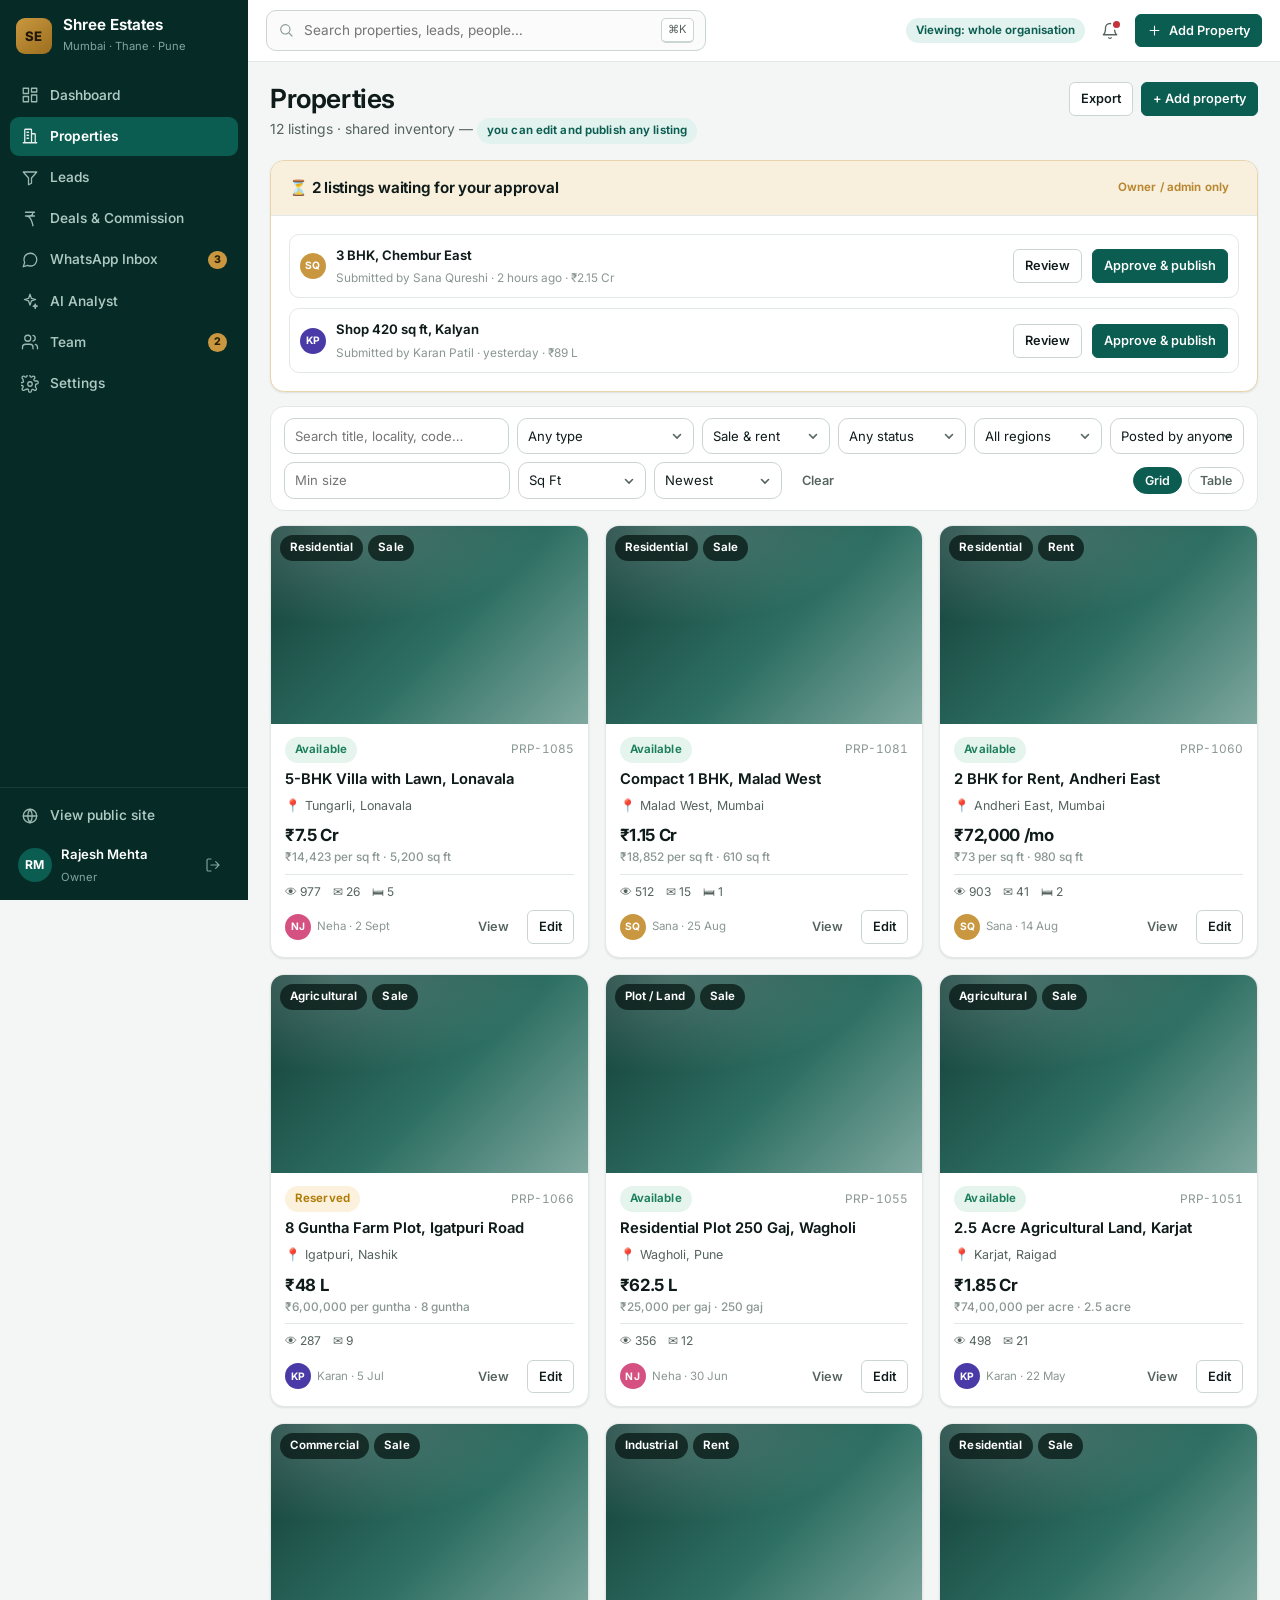
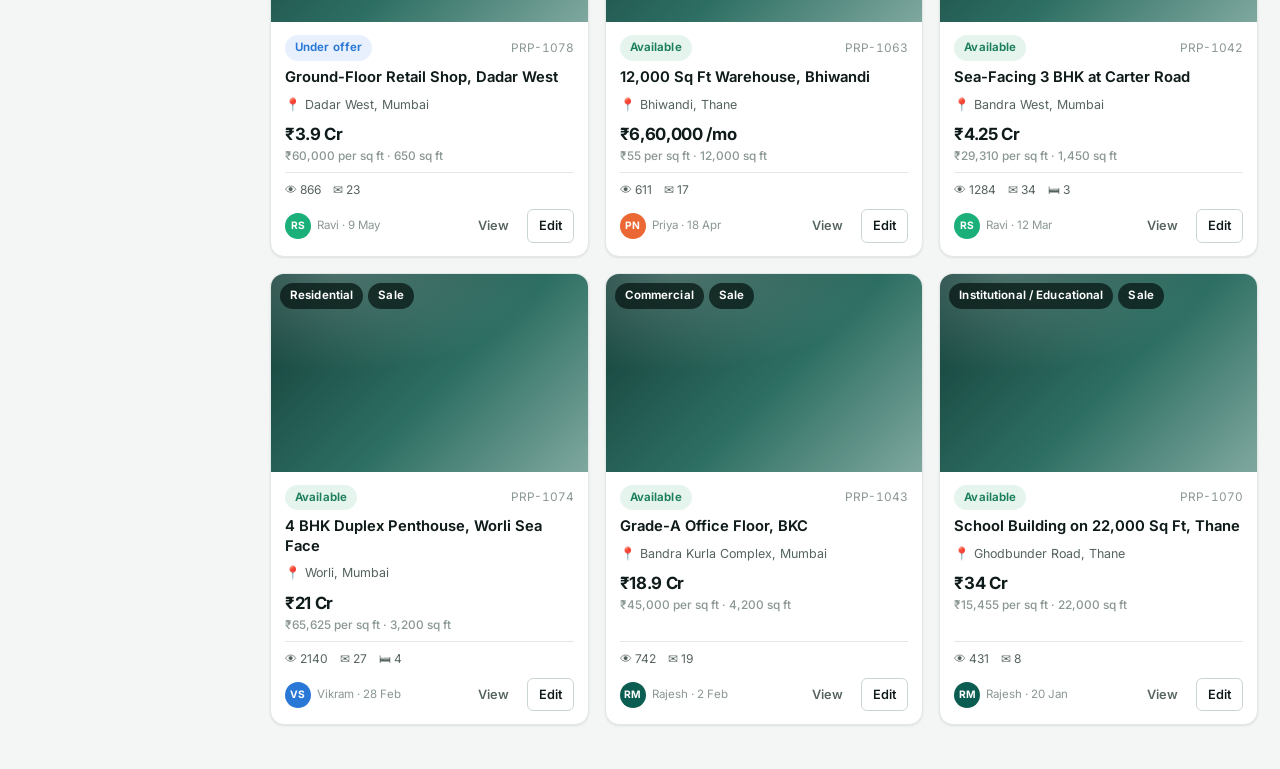
<file: app/properties.html>
<!DOCTYPE html>
<html lang="en">
<head>
<meta charset="utf-8">
<meta name="viewport" content="width=device-width, initial-scale=1">
<title>Properties · EstateOS</title>
<link rel="preconnect" href="https://fonts.googleapis.com">
<link rel="preconnect" href="https://fonts.gstatic.com" crossorigin>
<link href="https://fonts.googleapis.com/css2?family=Inter:wght@400;500;600;700;800&display=swap" rel="stylesheet">
<link rel="stylesheet" href="../assets/css/theme.css">
<link rel="stylesheet" href="../assets/css/app.css">
</head>
<body class="console" data-page="properties">

<main class="main">
  <div class="page">

    <div class="page-head">
      <div>
        <h1>Properties</h1>
        <div class="sub"><span id="count">12</span> listings · <span id="scopeNote"></span></div>
      </div>
      <div class="row" style="gap:8px">
        <button class="btn btn-sm" onclick="alert('Demo only — exports CSV/XLSX in the live product.')">Export</button>
        <a class="btn btn-primary btn-sm" href="property-new.html">+ Add property</a>
      </div>
    </div>

    <div id="approvalBox"></div>

    <div class="filterbar">
      <input class="input wide" id="q" placeholder="Search title, locality, code…">
      <select class="select" id="ftype"></select>
      <select class="select" id="flisting">
        <option value="">Sale &amp; rent</option><option value="sale">For sale</option>
        <option value="rent">For rent</option><option value="lease">For lease</option>
      </select>
      <select class="select" id="fstatus">
        <option value="">Any status</option><option value="available">Available</option>
        <option value="reserved">Reserved</option><option value="under_offer">Under offer</option>
      </select>
      <select class="select" id="fregion"><option value="">All regions</option><option>Mumbai West</option><option>Thane</option><option>Pune</option></select>
      <select class="select" id="fby"><option value="">Posted by anyone</option></select>
      <input class="input" id="fmin" type="number" placeholder="Min size">
      <select class="select" id="funit"></select>
      <select class="select" id="fsort">
        <option value="new">Newest</option><option value="priceDesc">Price high→low</option>
        <option value="priceAsc">Price low→high</option><option value="enq">Most enquiries</option>
      </select>
      <button class="btn btn-sm btn-ghost" onclick="clearAll()">Clear</button>
      <div class="chipset" style="margin-left:auto">
        <button class="chip on" id="vGrid" onclick="setView('grid')">Grid</button>
        <button class="chip" id="vTable" onclick="setView('table')">Table</button>
      </div>
    </div>

    <div id="gridView" class="grid g-cards"></div>
    <div id="tableView" class="card hide"><div class="table-wrap"><table class="tbl" id="tbl"></table></div></div>

  </div>
</main>

<script src="../assets/js/data.js"></script>
<script src="../assets/js/app.js"></script>
<script>
const UNIT_SHORT = { sqft: "sq ft", sqm: "sq m", sqyd: "gaj", acre: "acre", guntha: "guntha", bigha: "bigha", hectare: "hectare" };
const TYPE_LABEL = Object.fromEntries(DEMO.types.map(t => [t.key, t.label]));
const STATUS = { available: ["badge-good", "Available"], reserved: ["badge-warn", "Reserved"], under_offer: ["badge-info", "Under offer"], sold: ["badge-outline", "Sold"] };
let view = "grid";

document.getElementById("scopeNote").innerHTML = isAdmin()
  ? 'shared inventory — <span class="badge badge-brand">you can edit and publish any listing</span>'
  : 'shared inventory — <span class="badge badge-outline">you can edit only your own; publishing needs owner approval</span>';

document.getElementById("ftype").innerHTML = '<option value="">Any type</option>' + DEMO.types.map(t => `<option value="${t.key}">${t.label}</option>`).join("");
document.getElementById("funit").innerHTML = DEMO.areaUnits.map(u => `<option value="${u.code}">${u.label}</option>`).join("");
document.getElementById("fby").innerHTML = '<option value="">Posted by anyone</option>' + DEMO.people.map(p => `<option value="${p.id}">${p.name}</option>`).join("");

/* Owner-only: pending approval queue */
if (isAdmin()) {
  document.getElementById("approvalBox").innerHTML = `
    <div class="card" style="margin-bottom:14px;border-color:#E8D5AC">
      <div class="card-head" style="background:var(--gold-100);border-radius:var(--r-lg) var(--r-lg) 0 0">
        <h3>⏳ 2 listings waiting for your approval</h3>
        <span class="badge badge-gold">Owner / admin only</span>
      </div>
      <div class="card-body" style="display:grid;gap:10px">
        ${[
          { t: "3 BHK, Chembur East", by: "u6", price: 21500000, when: "2 hours ago" },
          { t: "Shop 420 sq ft, Kalyan", by: "u7", price: 8900000, when: "yesterday" }
        ].map(x => `
          <div class="row wrap" style="gap:10px;padding:10px;border:1px solid var(--border);border-radius:var(--r-md)">
            ${avatar(x.by, "avatar-sm")}
            <div class="stack grow"><span class="small bold">${x.t}</span>
              <span class="tiny muted">Submitted by ${person(x.by).name} · ${x.when} · ${fmtINR(x.price)}</span></div>
            <button class="btn btn-sm" onclick="alert('Demo only.')">Review</button>
            <button class="btn btn-sm btn-primary" onclick="alert('Demo only — in the live product this publishes the listing and writes an audit entry.')">Approve &amp; publish</button>
          </div>`).join("")}
      </div>
    </div>`;
}

function setView(v) {
  view = v;
  document.getElementById("vGrid").classList.toggle("on", v === "grid");
  document.getElementById("vTable").classList.toggle("on", v === "table");
  document.getElementById("gridView").classList.toggle("hide", v !== "grid");
  document.getElementById("tableView").classList.toggle("hide", v !== "table");
  render();
}
function clearAll() {
  ["q", "ftype", "flisting", "fstatus", "fregion", "fby", "fmin"].forEach(id => document.getElementById(id).value = "");
  render();
}

function filtered() {
  const g = id => document.getElementById(id).value;
  const q = g("q").toLowerCase(), unit = g("funit") || "sqft";
  const minS = (parseFloat(g("fmin")) || 0) * (DEMO.areaUnits.find(u => u.code === unit) || { f: 1 }).f;
  let rows = DEMO.properties.filter(p =>
    (!q || (p.title + p.locality + p.city + p.id).toLowerCase().includes(q)) &&
    (!g("ftype") || p.type === g("ftype")) &&
    (!g("flisting") || p.listing === g("flisting")) &&
    (!g("fstatus") || p.status === g("fstatus")) &&
    (!g("fregion") || p.region === g("fregion")) &&
    (!g("fby") || p.postedBy === g("fby")) &&
    (!minS || sqft(p.area, p.unit) >= minS));
  const s = g("fsort");
  rows.sort({ new: (a, b) => b.postedOn.localeCompare(a.postedOn), priceDesc: (a, b) => b.price - a.price,
              priceAsc: (a, b) => a.price - b.price, enq: (a, b) => b.enquiries - a.enquiries }[s]);
  return rows;
}

function card(p) {
  const canEdit = isAdmin() || p.postedBy === me().id;
  return `<div class="pcard">
    <div style="position:relative">
      <div class="photo" style="aspect-ratio:16/10"><img src="${p.photos[0]}" alt="" loading="lazy" onerror="this.remove()"></div>
      <div class="photo-tags">
        <span class="badge">${TYPE_LABEL[p.type]}</span>
        <span class="badge">${p.listing === "sale" ? "Sale" : "Rent"}</span>
      </div>
    </div>
    <div class="pcard-body">
      <div class="between">
        <span class="badge ${STATUS[p.status][0]}">${STATUS[p.status][1]}</span>
        <span class="tiny muted num">${p.id}</span>
      </div>
      <div class="pcard-title">${esc(p.title)}</div>
      <div class="pcard-loc">📍 ${esc(p.locality)}, ${esc(p.city)}</div>
      <div>
        <div class="pcard-price">${p.listing === "sale" ? fmtINR(p.price) : fmtINR(p.price, { exact: true }) + " /mo"}</div>
        <div class="pcard-per">₹${indian(p.perUnit)} per ${UNIT_SHORT[p.priceUnit]} · ${areaNum(p.area)} ${UNIT_SHORT[p.unit]}</div>
      </div>
      <div class="pcard-meta">
        <span>👁 ${p.views}</span><span>✉ ${p.enquiries}</span>
        ${p.beds ? `<span>🛏 ${p.beds}</span>` : ""}
      </div>
      <div class="between" style="margin-top:2px">
        <span class="pcard-by">${avatar(p.postedBy, "avatar-sm")} ${esc(person(p.postedBy).name.split(" ")[0])} · ${fmtDateShort(p.postedOn)}</span>
        <span class="row-tight">
          <a class="btn btn-sm btn-ghost" href="../property.html?id=${p.id}" target="_blank">View</a>
          <button class="btn btn-sm ${canEdit ? "" : "is-disabled"}" onclick="alert('Demo only.')" ${canEdit ? "" : "disabled"}>Edit</button>
        </span>
      </div>
    </div>
  </div>`;
}

function render() {
  const rows = filtered();
  document.getElementById("count").textContent = rows.length;
  if (view === "grid") {
    document.getElementById("gridView").innerHTML = rows.map(card).join("") ||
      '<div class="empty" style="grid-column:1/-1">No properties match those filters.</div>';
  } else {
    document.getElementById("tbl").innerHTML = `
      <thead><tr><th>Property</th><th>Type</th><th class="r">Size</th><th class="r">Price</th>
      <th class="r">₹ / unit</th><th>Status</th><th>Posted by</th><th class="r">Enquiries</th></tr></thead>
      <tbody>${rows.map(p => `<tr>
        <td><span class="bold small">${esc(p.title)}</span><div class="tiny muted">${p.id} · ${esc(p.locality)}</div></td>
        <td class="small">${TYPE_LABEL[p.type]}</td>
        <td class="r num">${areaNum(p.area)} ${UNIT_SHORT[p.unit]}<div class="tiny muted">${indian(sqft(p.area, p.unit))} sq ft</div></td>
        <td class="r num bold">${fmtINR(p.price)}</td>
        <td class="r num">₹${indian(p.perUnit)}<div class="tiny muted">per ${UNIT_SHORT[p.priceUnit]}</div></td>
        <td><span class="badge ${STATUS[p.status][0]}">${STATUS[p.status][1]}</span></td>
        <td>${avatar(p.postedBy, "avatar-sm")}</td>
        <td class="r num">${p.enquiries}</td></tr>`).join("")}</tbody>`;
  }
}

["q", "ftype", "flisting", "fstatus", "fregion", "fby", "fmin", "funit", "fsort"].forEach(id => {
  const el = document.getElementById(id);
  el.addEventListener(el.tagName === "SELECT" ? "change" : "input", render);
});
render();
</script>
</body>
</html>
</file>
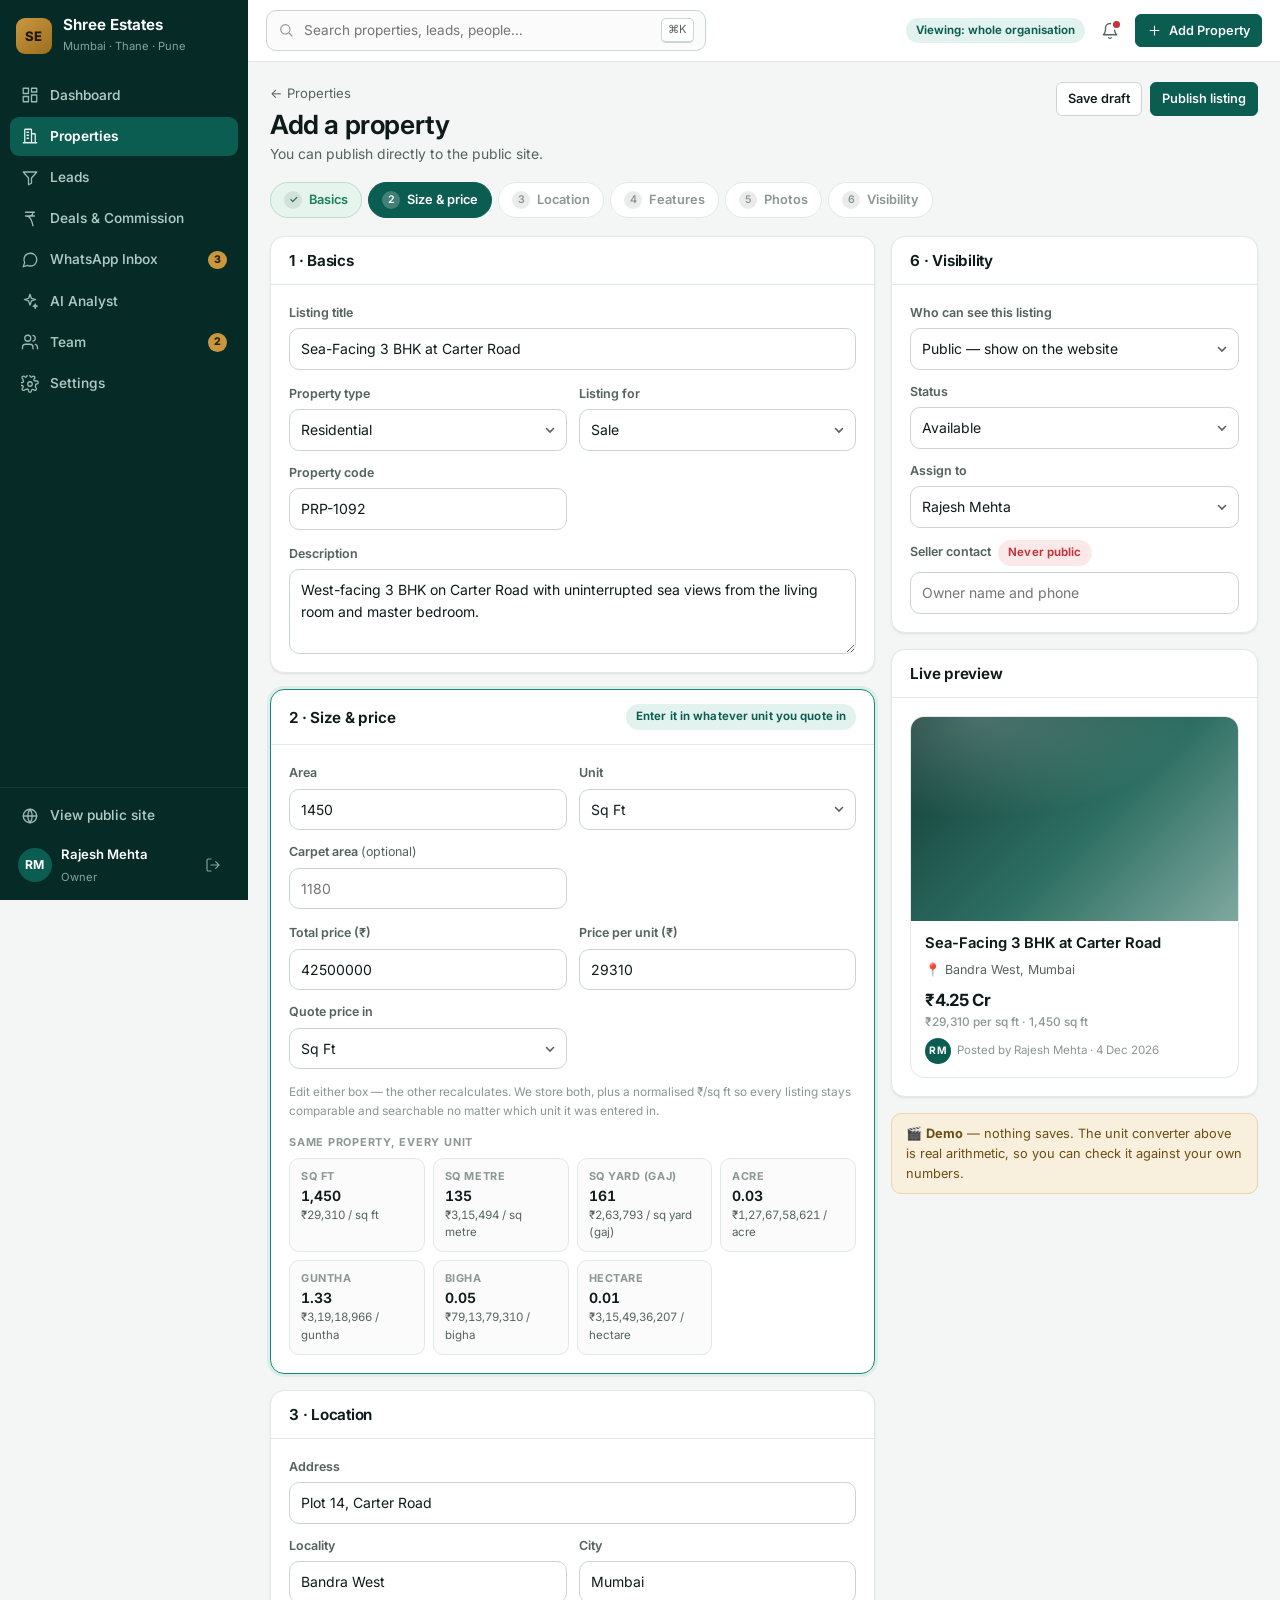
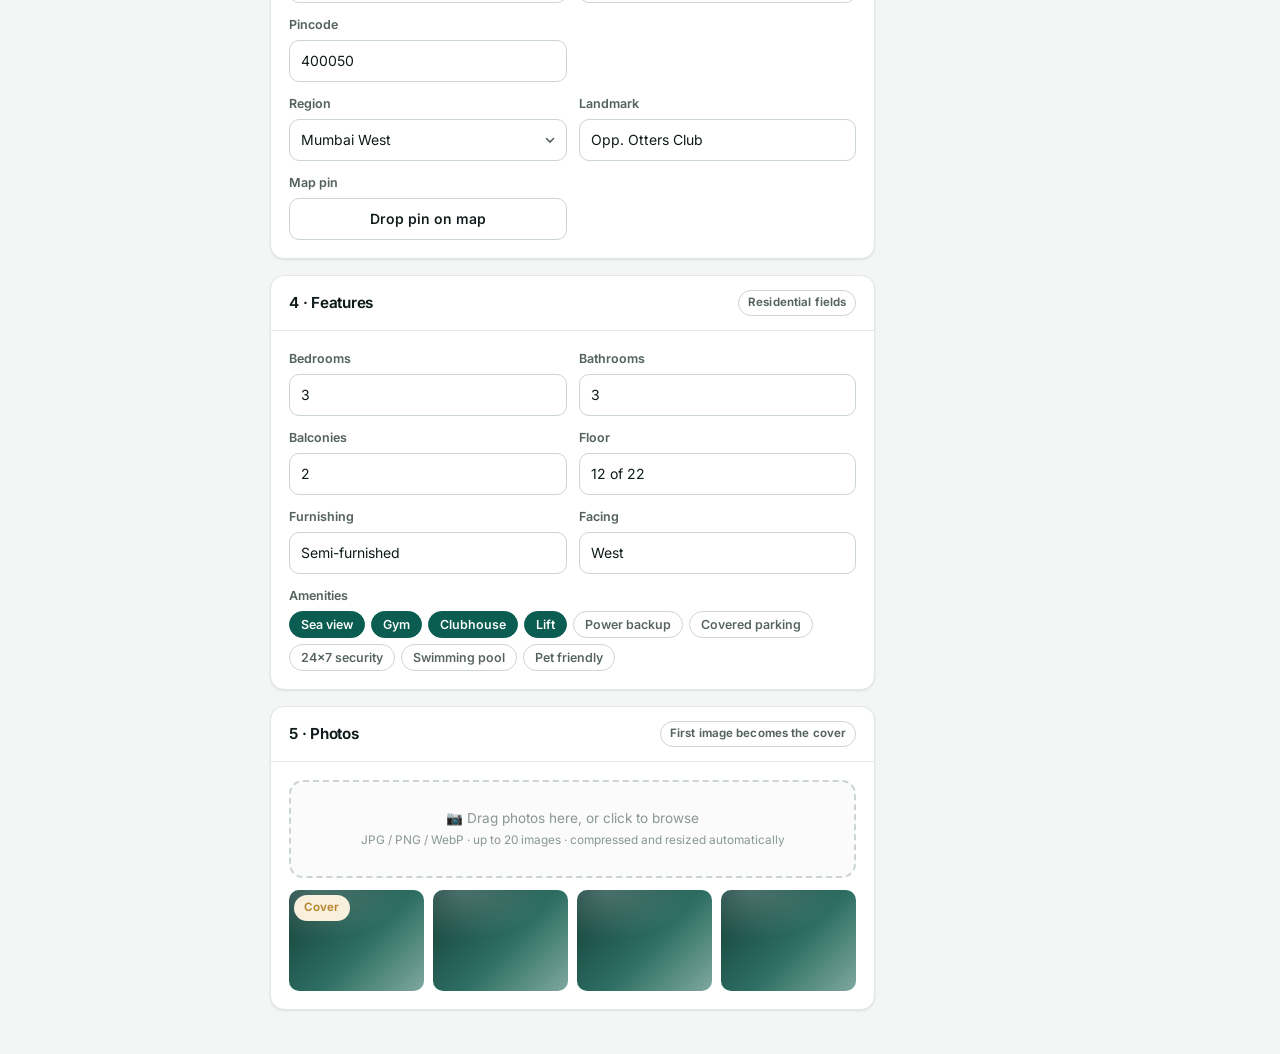
<file: app/property-new.html>
<!DOCTYPE html>
<html lang="en">
<head>
<meta charset="utf-8">
<meta name="viewport" content="width=device-width, initial-scale=1">
<title>Add Property · EstateOS</title>
<link rel="preconnect" href="https://fonts.googleapis.com">
<link rel="preconnect" href="https://fonts.gstatic.com" crossorigin>
<link href="https://fonts.googleapis.com/css2?family=Inter:wght@400;500;600;700;800&display=swap" rel="stylesheet">
<link rel="stylesheet" href="../assets/css/theme.css">
<link rel="stylesheet" href="../assets/css/app.css">
<style>
  .wizsteps { display:flex; gap:6px; flex-wrap:wrap; margin-bottom:18px; }
  .wizstep { display:flex; align-items:center; gap:7px; padding:7px 13px; border-radius:var(--r-pill);
             background:var(--surface-1); border:1px solid var(--border); font-size:.8rem; font-weight:600; color:var(--text-muted); }
  .wizstep.on { background:var(--brand-700); border-color:var(--brand-700); color:#fff; }
  .wizstep.done { color:var(--good); border-color:#B6DFCB; background:var(--good-bg); }
  .wizstep .n { width:18px;height:18px;border-radius:50%;background:rgba(0,0,0,.08);display:grid;place-items:center;font-size:.66rem; }
  .wizstep.on .n { background:rgba(255,255,255,.22); }
  .conv-grid { display:grid; grid-template-columns:repeat(auto-fit,minmax(130px,1fr)); gap:8px; }
  .conv { background:var(--surface-2); border:1px solid var(--border); border-radius:var(--r-md); padding:9px 11px; }
  .conv .u { font-size:.68rem; text-transform:uppercase; letter-spacing:.05em; font-weight:700; color:var(--text-muted); }
  .conv .a { font-size:.88rem; font-weight:650; font-variant-numeric:tabular-nums; }
  .conv .p { font-size:.72rem; color:var(--text-secondary); font-variant-numeric:tabular-nums; }
  .dropzone { border:2px dashed var(--border-strong); border-radius:var(--r-lg); padding:26px; text-align:center;
              background:var(--surface-2); color:var(--text-muted); font-size:.85rem; }
  .thumbs { display:grid; grid-template-columns:repeat(auto-fill,minmax(110px,1fr)); gap:9px; margin-top:12px; }
  .thumb { position:relative; border-radius:var(--r-md); overflow:hidden; aspect-ratio:4/3; }
  .thumb .photo { width:100%; height:100%; }
  .thumb .tag { position:absolute; top:5px; left:5px; z-index:3; }
</style>
</head>
<body class="console" data-page="properties">

<main class="main">
  <div class="page">

    <div class="page-head">
      <div>
        <a href="properties.html" class="small sec">← Properties</a>
        <h1 style="margin-top:4px">Add a property</h1>
        <div class="sub" id="whoSub"></div>
      </div>
      <div class="row" style="gap:8px">
        <button class="btn btn-sm" onclick="alert('Demo only — saved as a draft in the live product.')">Save draft</button>
        <button class="btn btn-primary btn-sm" id="publishBtn"></button>
      </div>
    </div>

    <div class="wizsteps">
      <span class="wizstep done"><span class="n">✓</span> Basics</span>
      <span class="wizstep on"><span class="n">2</span> Size &amp; price</span>
      <span class="wizstep"><span class="n">3</span> Location</span>
      <span class="wizstep"><span class="n">4</span> Features</span>
      <span class="wizstep"><span class="n">5</span> Photos</span>
      <span class="wizstep"><span class="n">6</span> Visibility</span>
    </div>

    <div class="split">
      <div class="stack" style="gap:16px">

        <div class="card">
          <div class="card-head"><h3>1 · Basics</h3></div>
          <div class="card-body grid" style="gap:14px">
            <div class="field"><label class="label">Listing title</label>
              <input class="input" id="pTitle" value="Sea-Facing 3 BHK at Carter Road"></div>
            <div class="grid g-3" style="gap:12px">
              <div class="field"><label class="label">Property type</label><select class="select" id="pType"></select></div>
              <div class="field"><label class="label">Listing for</label>
                <select class="select" id="pListing"><option value="sale">Sale</option><option value="rent">Rent</option><option value="lease">Lease</option></select></div>
              <div class="field"><label class="label">Property code</label><input class="input num" value="PRP-1092" readonly></div>
            </div>
            <div class="field"><label class="label">Description</label>
              <textarea class="textarea" id="pDesc" rows="3">West-facing 3 BHK on Carter Road with uninterrupted sea views from the living room and master bedroom.</textarea></div>
          </div>
        </div>

        <div class="card" style="border-color:var(--brand-500);box-shadow:0 0 0 3px rgba(18,141,122,.09)">
          <div class="card-head"><h3>2 · Size &amp; price</h3>
            <span class="badge badge-brand">Enter it in whatever unit you quote in</span></div>
          <div class="card-body grid" style="gap:14px">
            <div class="grid g-3" style="gap:12px">
              <div class="field"><label class="label">Area</label><input class="input num" id="aVal" type="number" value="1450"></div>
              <div class="field"><label class="label">Unit</label><select class="select" id="aUnit"></select></div>
              <div class="field"><label class="label">Carpet area <span style="font-weight:400">(optional)</span></label><input class="input num" type="number" placeholder="1180"></div>
            </div>
            <div class="grid g-3" style="gap:12px">
              <div class="field"><label class="label">Total price (₹)</label><input class="input num" id="pTotal" type="number" value="42500000"></div>
              <div class="field"><label class="label">Price per unit (₹)</label><input class="input num" id="pPer" type="number" value="29310"></div>
              <div class="field"><label class="label">Quote price in</label><select class="select" id="pUnit"></select></div>
            </div>
            <div class="hint">Edit either box — the other recalculates. We store both, plus a normalised ₹/sq ft so every listing stays comparable and searchable no matter which unit it was entered in.</div>
            <div>
              <div class="upper" style="margin-bottom:7px">Same property, every unit</div>
              <div class="conv-grid" id="conv"></div>
            </div>
          </div>
        </div>

        <div class="card">
          <div class="card-head"><h3>3 · Location</h3></div>
          <div class="card-body grid" style="gap:12px">
            <div class="field"><label class="label">Address</label><input class="input" value="Plot 14, Carter Road"></div>
            <div class="grid g-3" style="gap:12px">
              <div class="field"><label class="label">Locality</label><input class="input" value="Bandra West"></div>
              <div class="field"><label class="label">City</label><input class="input" value="Mumbai"></div>
              <div class="field"><label class="label">Pincode</label><input class="input num" value="400050"></div>
            </div>
            <div class="grid g-3" style="gap:12px">
              <div class="field"><label class="label">Region</label><select class="select"><option>Mumbai West</option><option>Thane</option><option>Pune</option></select></div>
              <div class="field"><label class="label">Landmark</label><input class="input" value="Opp. Otters Club"></div>
              <div class="field"><label class="label">Map pin</label><button class="btn" onclick="alert('Demo only.');return false">Drop pin on map</button></div>
            </div>
          </div>
        </div>

        <div class="card">
          <div class="card-head"><h3>4 · Features</h3><span class="badge badge-outline" id="typeHint">Residential fields</span></div>
          <div class="card-body grid" style="gap:12px">
            <div class="grid g-3" style="gap:12px" id="typeFields"></div>
            <div class="field"><label class="label">Amenities</label>
              <div class="chipset" id="amen"></div></div>
          </div>
        </div>

        <div class="card">
          <div class="card-head"><h3>5 · Photos</h3><span class="badge badge-outline">First image becomes the cover</span></div>
          <div class="card-body">
            <div class="dropzone" onclick="alert('Demo only — drag & drop, reorder and set-cover work in the live product.')">
              📷 Drag photos here, or click to browse<br>
              <span class="tiny">JPG / PNG / WebP · up to 20 images · compressed and resized automatically</span>
            </div>
            <div class="thumbs" id="thumbs"></div>
          </div>
        </div>

      </div>

      <div class="stack" style="gap:16px">
        <div class="card">
          <div class="card-head"><h3>6 · Visibility</h3></div>
          <div class="card-body grid" style="gap:12px" id="visBox"></div>
        </div>

        <div class="card">
          <div class="card-head"><h3>Live preview</h3></div>
          <div class="card-body">
            <div class="pcard" style="box-shadow:none">
              <div class="photo" style="aspect-ratio:16/10">
                <img src="https://images.unsplash.com/photo-1522708323590-d24dbb6b0267?auto=format&fit=crop&w=800&q=70" alt="" onerror="this.remove()"></div>
              <div class="pcard-body">
                <div class="pcard-title" id="prevTitle">—</div>
                <div class="pcard-loc">📍 Bandra West, Mumbai</div>
                <div><div class="pcard-price" id="prevPrice">—</div>
                     <div class="pcard-per" id="prevPer">—</div></div>
                <div class="pcard-by" id="prevBy"></div>
              </div>
            </div>
          </div>
        </div>

        <div class="demo-note">🎬 <b>Demo</b> — nothing saves. The unit converter above is real arithmetic, so you can check it against your own numbers.</div>
      </div>
    </div>

  </div>
</main>

<script src="../assets/js/data.js"></script>
<script src="../assets/js/app.js"></script>
<script>
const M = me();
document.getElementById("whoSub").innerHTML = isAdmin()
  ? 'You can publish directly to the public site.'
  : `You're a ${DEMO.levels.find(l=>l.id===M.level).name}. Your listing goes to the owner's approval queue before it appears publicly.`;
document.getElementById("publishBtn").textContent = isAdmin() ? "Publish listing" : "Submit for approval";
document.getElementById("publishBtn").onclick = () => alert(isAdmin()
  ? "Demo only — in the live product this publishes to the public site and writes an audit entry."
  : "Demo only — this would create the listing as 'pending_approval'. The database rejects a member publishing directly, not just the interface.");

document.getElementById("pType").innerHTML = DEMO.types.map(t => `<option value="${t.key}">${t.label}</option>`).join("");
const unitOpts = DEMO.areaUnits.map(u => `<option value="${u.code}">${u.label}</option>`).join("");
document.getElementById("aUnit").innerHTML = unitOpts;
document.getElementById("pUnit").innerHTML = unitOpts;

/* ---- Unit / price engine ---- */
function factor(code) { return (DEMO.areaUnits.find(u => u.code === code) || { f: 1 }).f; }
function areaSqft() { return (parseFloat(document.getElementById("aVal").value) || 0) * factor(document.getElementById("aUnit").value); }

function recalcFromTotal() {
  const total = parseFloat(document.getElementById("pTotal").value) || 0;
  const s = areaSqft();
  const pu = document.getElementById("pUnit").value;
  document.getElementById("pPer").value = s ? Math.round(total / (s / factor(pu))) : 0;
  paint();
}
function recalcFromPer() {
  const per = parseFloat(document.getElementById("pPer").value) || 0;
  const s = areaSqft();
  const pu = document.getElementById("pUnit").value;
  document.getElementById("pTotal").value = Math.round(per * (s / factor(pu)));
  paint();
}
function paint() {
  const s = areaSqft();
  const total = parseFloat(document.getElementById("pTotal").value) || 0;
  document.getElementById("conv").innerHTML = DEMO.areaUnits.map(u => {
    const amt = s / u.f;
    return `<div class="conv"><div class="u">${u.label}</div>
      <div class="a">${amt >= 100 ? indian(Math.round(amt)) : amt.toFixed(2)}</div>
      <div class="p">₹${indian(Math.round(amt ? total / amt : 0))} / ${u.label.toLowerCase()}</div></div>`;
  }).join("");

  document.getElementById("prevTitle").textContent = document.getElementById("pTitle").value || "Untitled listing";
  document.getElementById("prevPrice").textContent = fmtINR(total);
  const pu = document.getElementById("pUnit").value;
  document.getElementById("prevPer").textContent =
    `₹${indian(parseFloat(document.getElementById("pPer").value) || 0)} per ${DEMO.areaUnits.find(u=>u.code===pu).label.toLowerCase()} · ${indian(Math.round(s))} sq ft`;
  document.getElementById("prevBy").innerHTML = avatar(M.id, "avatar-sm") + " Posted by " + M.name + " · " + fmtDate(new Date().toISOString());
}

document.getElementById("pTotal").addEventListener("input", recalcFromTotal);
document.getElementById("pPer").addEventListener("input", recalcFromPer);
["aVal", "aUnit", "pUnit"].forEach(id => document.getElementById(id).addEventListener("input", recalcFromTotal));
document.getElementById("pTitle").addEventListener("input", paint);

/* ---- Type-specific fields ---- */
const FIELDS = {
  residential: [["Bedrooms", "3"], ["Bathrooms", "3"], ["Balconies", "2"], ["Floor", "12 of 22"], ["Furnishing", "Semi-furnished"], ["Facing", "West"]],
  commercial:  [["Frontage (ft)", "22"], ["Washrooms", "4"], ["Floor", "9 of 14"], ["Fit-out", "Bare shell"], ["Parking bays", "8"], ["Power (kVA)", "60"]],
  agricultural:[["Water source", "Open well"], ["Soil type", "Red loam"], ["Current crop", "Rice"], ["Road access", "Tarred"], ["Fencing", "3 sides"], ["7/12 status", "Clear"]],
  industrial:  [["Clear height (m)", "9"], ["Floor load (T/sqm)", "5"], ["Dock levellers", "2"], ["Driveway (ft)", "40"], ["Power (kVA)", "250"], ["Fire NOC", "Yes"]],
  educational: [["Classrooms", "24"], ["Capacity", "1,100"], ["Labs", "3"], ["Playground", "Yes"], ["Bus bay", "Yes"], ["Floors", "G + 3"]],
  plot:        [["Plot facing", "East"], ["Road width (ft)", "30"], ["NA sanctioned", "Yes"], ["Corner plot", "No"], ["Boundary wall", "Yes"], ["Layout approval", "Yes"]]
};
const AMEN = {
  residential: ["Sea view", "Gym", "Clubhouse", "Lift", "Power backup", "Covered parking", "24x7 security", "Swimming pool", "Pet friendly"],
  commercial:  ["Central AC", "Service lift", "DG backup", "Fire compliant", "Visitor parking", "Cafeteria"],
  agricultural:["Well water", "Borewell", "Road touch", "Fenced", "Electricity", "Hill view"],
  industrial:  ["Dock levellers", "24x7 access", "Weighbridge", "Fire NOC", "Truck parking"],
  educational: ["Assembly hall", "Playground", "Lab block", "Bus bay", "Lift", "Canteen"],
  plot:        ["Gated layout", "NA sanctioned", "Water line", "Street lighting", "Corner plot"]
};
function renderTypeFields() {
  const t = document.getElementById("pType").value;
  document.getElementById("typeHint").textContent = DEMO.types.find(x => x.key === t).label + " fields";
  document.getElementById("typeFields").innerHTML = FIELDS[t].map(([l, v]) =>
    `<div class="field"><label class="label">${l}</label><input class="input" value="${v}"></div>`).join("");
  document.getElementById("amen").innerHTML = AMEN[t].map((a, i) =>
    `<button class="chip ${i < 4 ? "on" : ""}" onclick="this.classList.toggle('on')">${a}</button>`).join("");
}
document.getElementById("pType").addEventListener("change", renderTypeFields);

/* ---- Visibility ---- */
document.getElementById("visBox").innerHTML = `
  <div class="field"><label class="label">Who can see this listing</label>
    <select class="select">
      <option>Public — show on the website</option>
      <option>Internal — team only</option>
      <option>Private — only me and the owner</option>
    </select></div>
  <div class="field"><label class="label">Status</label>
    <select class="select" ${isAdmin() ? "" : "disabled"}>
      ${isAdmin() ? "<option>Available</option><option>Draft</option><option>Reserved</option>"
                  : "<option>Pending approval</option>"}
    </select>
    ${isAdmin() ? "" : '<span class="hint">Only an owner or admin can set a listing to Available.</span>'}</div>
  <div class="field"><label class="label">Assign to</label>
    <select class="select">${DEMO.people.filter(p=>isAdmin()||p.id===M.id).map(p=>`<option ${p.id===M.id?"selected":""}>${p.name}</option>`).join("")}</select></div>
  <div class="field"><label class="label">Seller contact <span class="badge badge-critical" style="margin-left:4px">Never public</span></label>
    <input class="input" placeholder="Owner name and phone"></div>`;

/* ---- Thumbs ---- */
document.getElementById("thumbs").innerHTML = [
  "photo-1522708323590-d24dbb6b0267", "photo-1560448204-e02f11c3d0e2",
  "photo-1600607687939-ce8a6c25118c", "photo-1502672260266-1c1ef2d93688"
].map((p, i) => `<div class="thumb">
  ${i === 0 ? '<span class="badge badge-gold tag">Cover</span>' : ""}
  <div class="photo"><img src="https://images.unsplash.com/${p}?auto=format&fit=crop&w=400&q=60" alt="" onerror="this.remove()"></div>
</div>`).join("");

renderTypeFields();
recalcFromTotal();
</script>
</body>
</html>
</file>
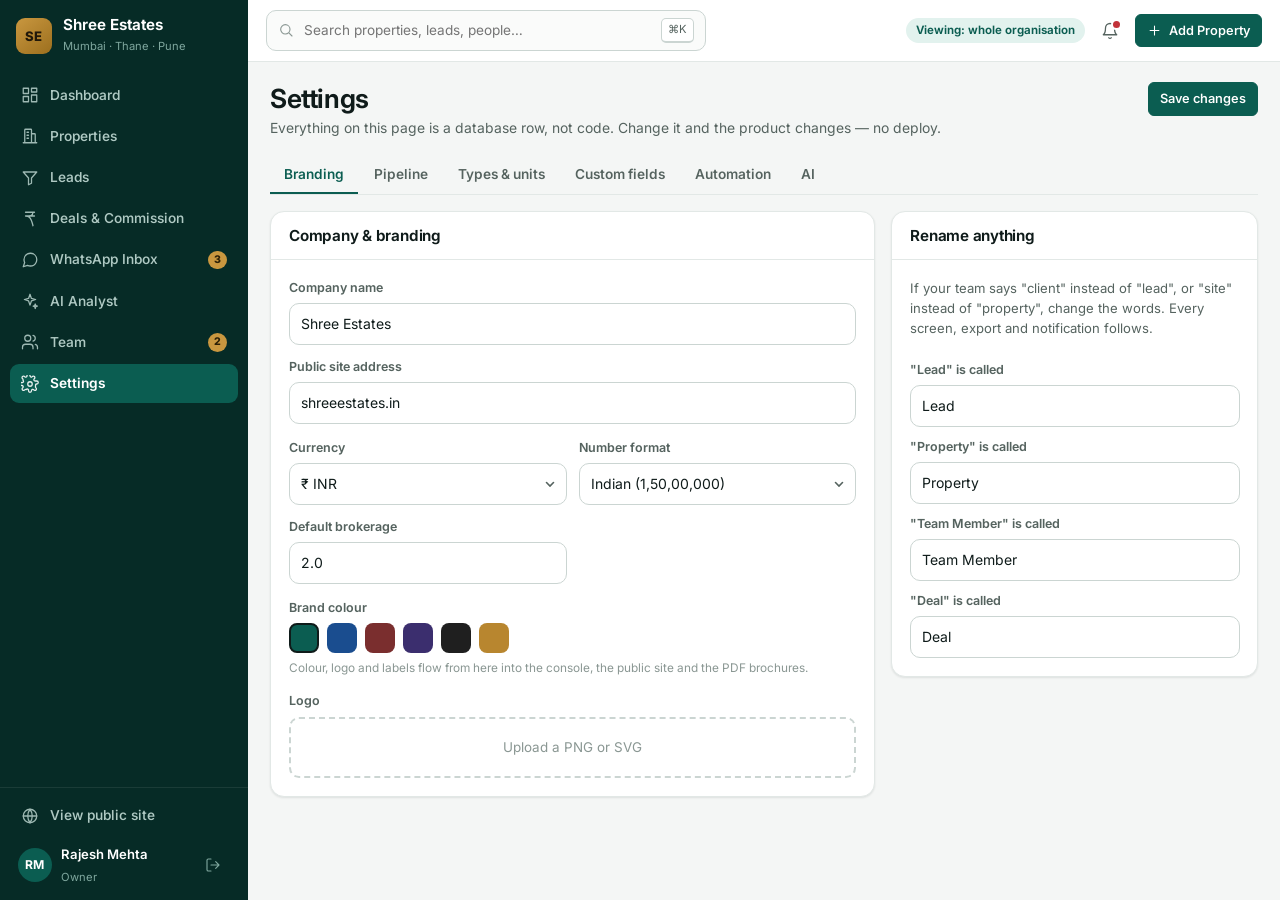
<file: app/settings.html>
<!DOCTYPE html>
<html lang="en">
<head>
<meta charset="utf-8">
<meta name="viewport" content="width=device-width, initial-scale=1">
<title>Settings · EstateOS</title>
<link rel="preconnect" href="https://fonts.googleapis.com">
<link rel="preconnect" href="https://fonts.gstatic.com" crossorigin>
<link href="https://fonts.googleapis.com/css2?family=Inter:wght@400;500;600;700;800&display=swap" rel="stylesheet">
<link rel="stylesheet" href="../assets/css/theme.css">
<link rel="stylesheet" href="../assets/css/app.css">
<style>
  .swatchrow { display:flex; gap:8px; flex-wrap:wrap; }
  .sw { width:30px; height:30px; border-radius:8px; cursor:pointer; border:2px solid transparent; }
  .sw.on { border-color:var(--text-primary); }
  .toggle { width:40px; height:22px; border-radius:11px; background:var(--border-strong); position:relative;
            cursor:pointer; flex:none; transition:background .15s; border:none; }
  .toggle::after { content:""; position:absolute; top:3px; left:3px; width:16px; height:16px; border-radius:50%;
                   background:#fff; transition:transform .15s; }
  .toggle.on { background:var(--brand-600); }
  .toggle.on::after { transform:translateX(18px); }
  .setrow { display:flex; gap:12px; align-items:center; padding:11px 0; border-bottom:1px solid var(--border); }
  .setrow:last-child { border-bottom:none; }
  .sortable { display:flex; align-items:center; gap:9px; padding:8px 11px; background:var(--surface-1);
              border:1px solid var(--border); border-radius:var(--r-md); }
</style>
</head>
<body class="console" data-page="settings">

<main class="main">
  <div class="page">

    <div class="page-head">
      <div><h1>Settings</h1><div class="sub">Everything on this page is a database row, not code. Change it and the product changes — no deploy.</div></div>
      <button class="btn btn-primary btn-sm" onclick="alert('Demo only.')">Save changes</button>
    </div>

    <div class="tabs" style="margin-bottom:16px">
      <button class="tab active" onclick="tab(this,'brand')">Branding</button>
      <button class="tab" onclick="tab(this,'pipeline')">Pipeline</button>
      <button class="tab" onclick="tab(this,'catalog')">Types &amp; units</button>
      <button class="tab" onclick="tab(this,'fields')">Custom fields</button>
      <button class="tab" onclick="tab(this,'automation')">Automation</button>
      <button class="tab" onclick="tab(this,'ai')">AI</button>
    </div>

    <!-- BRANDING -->
    <section id="p-brand" class="split">
      <div class="card">
        <div class="card-head"><h3>Company &amp; branding</h3></div>
        <div class="card-body grid" style="gap:14px">
          <div class="grid g-2" style="gap:12px">
            <div class="field"><label class="label">Company name</label><input class="input" value="Shree Estates"></div>
            <div class="field"><label class="label">Public site address</label><input class="input" value="shreeestates.in"></div>
          </div>
          <div class="grid g-3" style="gap:12px">
            <div class="field"><label class="label">Currency</label><select class="select"><option>₹ INR</option><option>$ USD</option><option>AED</option></select></div>
            <div class="field"><label class="label">Number format</label><select class="select"><option>Indian (1,50,00,000)</option><option>International (15,000,000)</option></select></div>
            <div class="field"><label class="label">Default brokerage</label><input class="input num" value="2.0"></div>
          </div>
          <div class="field"><label class="label">Brand colour</label>
            <div class="swatchrow">
              <span class="sw on" style="background:#0B5D51" onclick="pickSw(this)"></span>
              <span class="sw" style="background:#1A4D8F" onclick="pickSw(this)"></span>
              <span class="sw" style="background:#7A2E2E" onclick="pickSw(this)"></span>
              <span class="sw" style="background:#3B2E6E" onclick="pickSw(this)"></span>
              <span class="sw" style="background:#1F1F1F" onclick="pickSw(this)"></span>
              <span class="sw" style="background:#B8862F" onclick="pickSw(this)"></span>
            </div>
            <span class="hint">Colour, logo and labels flow from here into the console, the public site and the PDF brochures.</span>
          </div>
          <div class="field"><label class="label">Logo</label>
            <div class="dropzone" style="border:2px dashed var(--border-strong);border-radius:var(--r-md);padding:18px;text-align:center;color:var(--text-muted);font-size:.84rem" onclick="alert('Demo only.')">Upload a PNG or SVG</div></div>
        </div>
      </div>
      <div class="card">
        <div class="card-head"><h3>Rename anything</h3></div>
        <div class="card-body grid" style="gap:12px">
          <p class="small sec">If your team says "client" instead of "lead", or "site" instead of "property", change the words. Every screen, export and notification follows.</p>
          <div class="grid g-2" style="gap:10px">
            <div class="field"><label class="label">"Lead" is called</label><input class="input" value="Lead"></div>
            <div class="field"><label class="label">"Property" is called</label><input class="input" value="Property"></div>
            <div class="field"><label class="label">"Team Member" is called</label><input class="input" value="Team Member"></div>
            <div class="field"><label class="label">"Deal" is called</label><input class="input" value="Deal"></div>
          </div>
        </div>
      </div>
    </section>

    <!-- PIPELINE -->
    <section id="p-pipeline" class="hide split">
      <div class="card">
        <div class="card-head"><h3>Pipeline stages</h3><button class="btn btn-sm btn-primary" onclick="alert('Demo only.')">+ Add stage</button></div>
        <div class="card-body grid" style="gap:8px" id="stageList"></div>
        <div class="card-foot small sec">Drag to reorder, rename freely, mark which stages count as won or lost. Existing leads keep working — the board reads this table.</div>
      </div>
      <div class="card">
        <div class="card-head"><h3>Lead sources &amp; lost reasons</h3></div>
        <div class="card-body">
          <div class="upper" style="margin-bottom:8px">Sources</div>
          <div class="chipset" id="srcChips"></div>
          <div class="divider"></div>
          <div class="upper" style="margin-bottom:8px">Lost reasons</div>
          <div class="chipset" id="lostChips"></div>
        </div>
      </div>
    </section>

    <!-- CATALOG -->
    <section id="p-catalog" class="hide split">
      <div class="card">
        <div class="card-head"><h3>Property types</h3><button class="btn btn-sm" onclick="alert('Demo only.')">+ Add type</button></div>
        <div class="card-body grid" style="gap:8px" id="typeList"></div>
        <div class="card-foot small sec">Each type carries its own field set — an agricultural listing asks for water source and soil, a commercial one asks for frontage and floor load. Adding a type never needs a database migration.</div>
      </div>
      <div class="card">
        <div class="card-head"><h3>Area units</h3><span class="badge badge-outline">Conversion to sq ft</span></div>
        <div class="table-wrap"><table class="tbl" id="unitTbl"></table></div>
        <div class="card-foot small sec">Bigha varies by state, so you can override the factor for your region. Everything is stored normalised to sq ft, which is what makes cross-unit search work.</div>
      </div>
    </section>

    <!-- CUSTOM FIELDS -->
    <section id="p-fields" class="hide">
      <div class="card">
        <div class="card-head"><h3>Custom fields</h3><button class="btn btn-sm btn-primary" onclick="alert('Demo only.')">+ Add field</button></div>
        <div class="table-wrap"><table class="tbl" id="cfTbl"></table></div>
        <div class="card-foot small sec">
          A field added here appears in the form, in the list filters, in exports and — if you tick "show publicly" — on the website listing. No developer involved.
        </div>
      </div>
    </section>

    <!-- AUTOMATION -->
    <section id="p-automation" class="hide split">
      <div class="card">
        <div class="card-head"><h3>WhatsApp &amp; automation</h3></div>
        <div class="card-body" id="autoList"></div>
      </div>
      <div class="card">
        <div class="card-head"><h3>Team permissions</h3><span class="badge badge-gold">Owner only</span></div>
        <div class="card-body" id="permList"></div>
      </div>
    </section>

    <!-- AI -->
    <section id="p-ai" class="hide split">
      <div class="card">
        <div class="card-head"><h3>AI Analyst</h3></div>
        <div class="card-body" id="aiList"></div>
      </div>
      <div class="card">
        <div class="card-head"><h3>Usage this month</h3></div>
        <div class="card-body">
          <div class="between" style="margin-bottom:6px"><span class="small">Questions asked</span><span class="bold num">312</span></div>
          <div class="between" style="margin-bottom:6px"><span class="small">Monthly budget used</span><span class="bold num">38%</span></div>
          <div class="bar-track" style="height:8px"><span class="bar-fill" style="width:38%"></span></div>
          <p class="hint" style="margin-top:10px">Every question, the tools it called and the rows it saw are recorded, so you can audit any answer the AI gave.</p>
          <button class="btn btn-sm btn-block" style="margin-top:10px" onclick="alert('Demo only.')">View AI audit log</button>
        </div>
      </div>
    </section>

  </div>
</main>

<script src="../assets/js/data.js"></script>
<script src="../assets/js/app.js"></script>
<script>
if (!isAdmin()) location.replace("member.html");

function tab(btn, name) {
  document.querySelectorAll(".tab").forEach(t => t.classList.remove("active"));
  btn.classList.add("active");
  ["brand", "pipeline", "catalog", "fields", "automation", "ai"].forEach(p =>
    document.getElementById("p-" + p).classList.toggle("hide", p !== name));
}
function pickSw(el) { el.parentElement.querySelectorAll(".sw").forEach(s => s.classList.remove("on")); el.classList.add("on"); }
function tog(el) { el.classList.toggle("on"); }

function chips(el, list) {
  document.getElementById(el).innerHTML =
    list.map(s => `<span class="chip on" style="cursor:default">${s}</span>`).join("") +
    `<button class="chip" onclick="alert('Demo only.')">+ Add</button>`;
}
chips("srcChips", ["Website", "WhatsApp", "Referral", "Portal", "Walk-in", "Call", "Hoarding"]);
chips("lostChips", ["Budget mismatch", "Bought elsewhere", "Location not suitable", "Loan rejected", "Postponed", "Unresponsive"]);

document.getElementById("stageList").innerHTML = DEMO.stages.map((s, i) => `
  <div class="sortable">
    <span class="muted" style="cursor:grab">⠿</span>
    <span style="width:11px;height:11px;border-radius:50%;background:${s.color};flex:none"></span>
    <input class="input" value="${s.label}" style="flex:1 1 auto">
    ${s.key === "closed_won" ? '<span class="badge badge-good">counts as won</span>' : ""}
    ${s.key === "closed_lost" ? '<span class="badge badge-critical">counts as lost</span>' : ""}
    <button class="btn btn-sm btn-ghost" onclick="alert('Demo only.')">✕</button>
  </div>`).join("");

document.getElementById("typeList").innerHTML = DEMO.types.map(t => `
  <div class="sortable">
    <span class="muted" style="cursor:grab">⠿</span>
    <input class="input" value="${t.label}" style="flex:1 1 auto">
    <span class="badge badge-outline">${DEMO.properties.filter(p => p.type === t.key).length} listings</span>
    <button class="btn btn-sm btn-ghost" onclick="alert('Demo only.')">Fields</button>
  </div>`).join("");

document.getElementById("unitTbl").innerHTML = `
  <thead><tr><th>Unit</th><th>Code</th><th class="r">Sq ft per unit</th><th class="r">Used by</th></tr></thead>
  <tbody>${DEMO.areaUnits.map(u => `<tr>
    <td class="small bold">${u.label}</td><td class="num small muted">${u.code}</td>
    <td class="r num">${indian(u.f)}</td>
    <td class="r num">${DEMO.properties.filter(p => p.unit === u.code).length}</td></tr>`).join("")}</tbody>`;

document.getElementById("cfTbl").innerHTML = `
  <thead><tr><th>Field</th><th>Applies to</th><th>Type</th><th>Options</th><th class="r">Public</th><th class="r">Required</th><th></th></tr></thead>
  <tbody>${[
    ["Loan pre-approved", "Lead", "Yes / No", "—", 0, 0],
    ["Vaastu compliant", "Property", "Yes / No", "—", 1, 0],
    ["Society NOC status", "Property", "Dropdown", "Pending, Received, N/A", 0, 1],
    ["Referred by", "Lead", "Text", "—", 0, 0],
    ["Registration city", "Deal", "Dropdown", "Mumbai, Thane, Pune", 0, 1],
    ["RERA number", "Property", "Text", "—", 1, 0]
  ].map(([n, e, t, o, pub, req]) => `<tr>
    <td class="small bold">${n}</td><td class="small">${e}</td><td class="small">${t}</td>
    <td class="small muted">${o}</td>
    <td class="r">${pub ? '<span class="badge badge-good">Public</span>' : '<span class="muted">—</span>'}</td>
    <td class="r">${req ? '<span class="badge badge-warn">Required</span>' : '<span class="muted">—</span>'}</td>
    <td class="r"><button class="btn btn-sm btn-ghost" onclick="alert('Demo only.')">Edit</button></td></tr>`).join("")}</tbody>`;

function rows(el, list) {
  document.getElementById(el).innerHTML = list.map(([t, d, on]) => `
    <div class="setrow">
      <div class="stack grow"><span class="small bold">${t}</span><span class="tiny muted">${d}</span></div>
      <button class="toggle ${on ? "on" : ""}" onclick="tog(this)" aria-label="${t}"></button>
    </div>`).join("");
}
rows("autoList", [
  ["WhatsApp integration", "Business number +91 98200 11223 · Meta Cloud API", 1],
  ["Auto-reply to website enquiries", "Sends welcome_enquiry_v1 within seconds", 1],
  ["Follow-up reminders", "Checks every 15 minutes and nudges the lead and the agent", 1],
  ["Create leads from #LEAD messages", "Team members can text a lead straight in", 1],
  ["AI fallback for unparsed messages", "Reads plain-language messages and asks for confirmation", 1],
  ["Site-visit reminder", "2 hours before a scheduled visit", 1],
  ["Congratulate on closing", "Sends deal_congrats_v1 to the buyer", 0]
]);
rows("permList", [
  ["Team members can create properties", "Off means only owner and admin can add listings", 1],
  ["Member uploads need approval", "New listings land in your approval queue", 1],
  ["Team leads can see their downline", "A lead sees their branch, never another branch", 1],
  ["Members can export their own data", "CSV of their own leads only", 0],
  ["Auto-assign website leads", "Round-robin across active members", 1],
  ["Admins can create invite keys", "Off means only the owner can invite", 1]
]);
rows("aiList", [
  ["AI Analyst enabled", "Natural-language questions over your data", 1],
  ["Team members can use the AI", "Scoped strictly to their own rows", 1],
  ["Nightly insight generation", "Fresh insight cards on the dashboard every morning", 1],
  ["Include commission data in answers", "Owner and admin only regardless of this switch", 1],
  ["Store full tool output in the audit log", "Off stores only row counts and a hash", 0]
]);
</script>
</body>
</html>
</file>
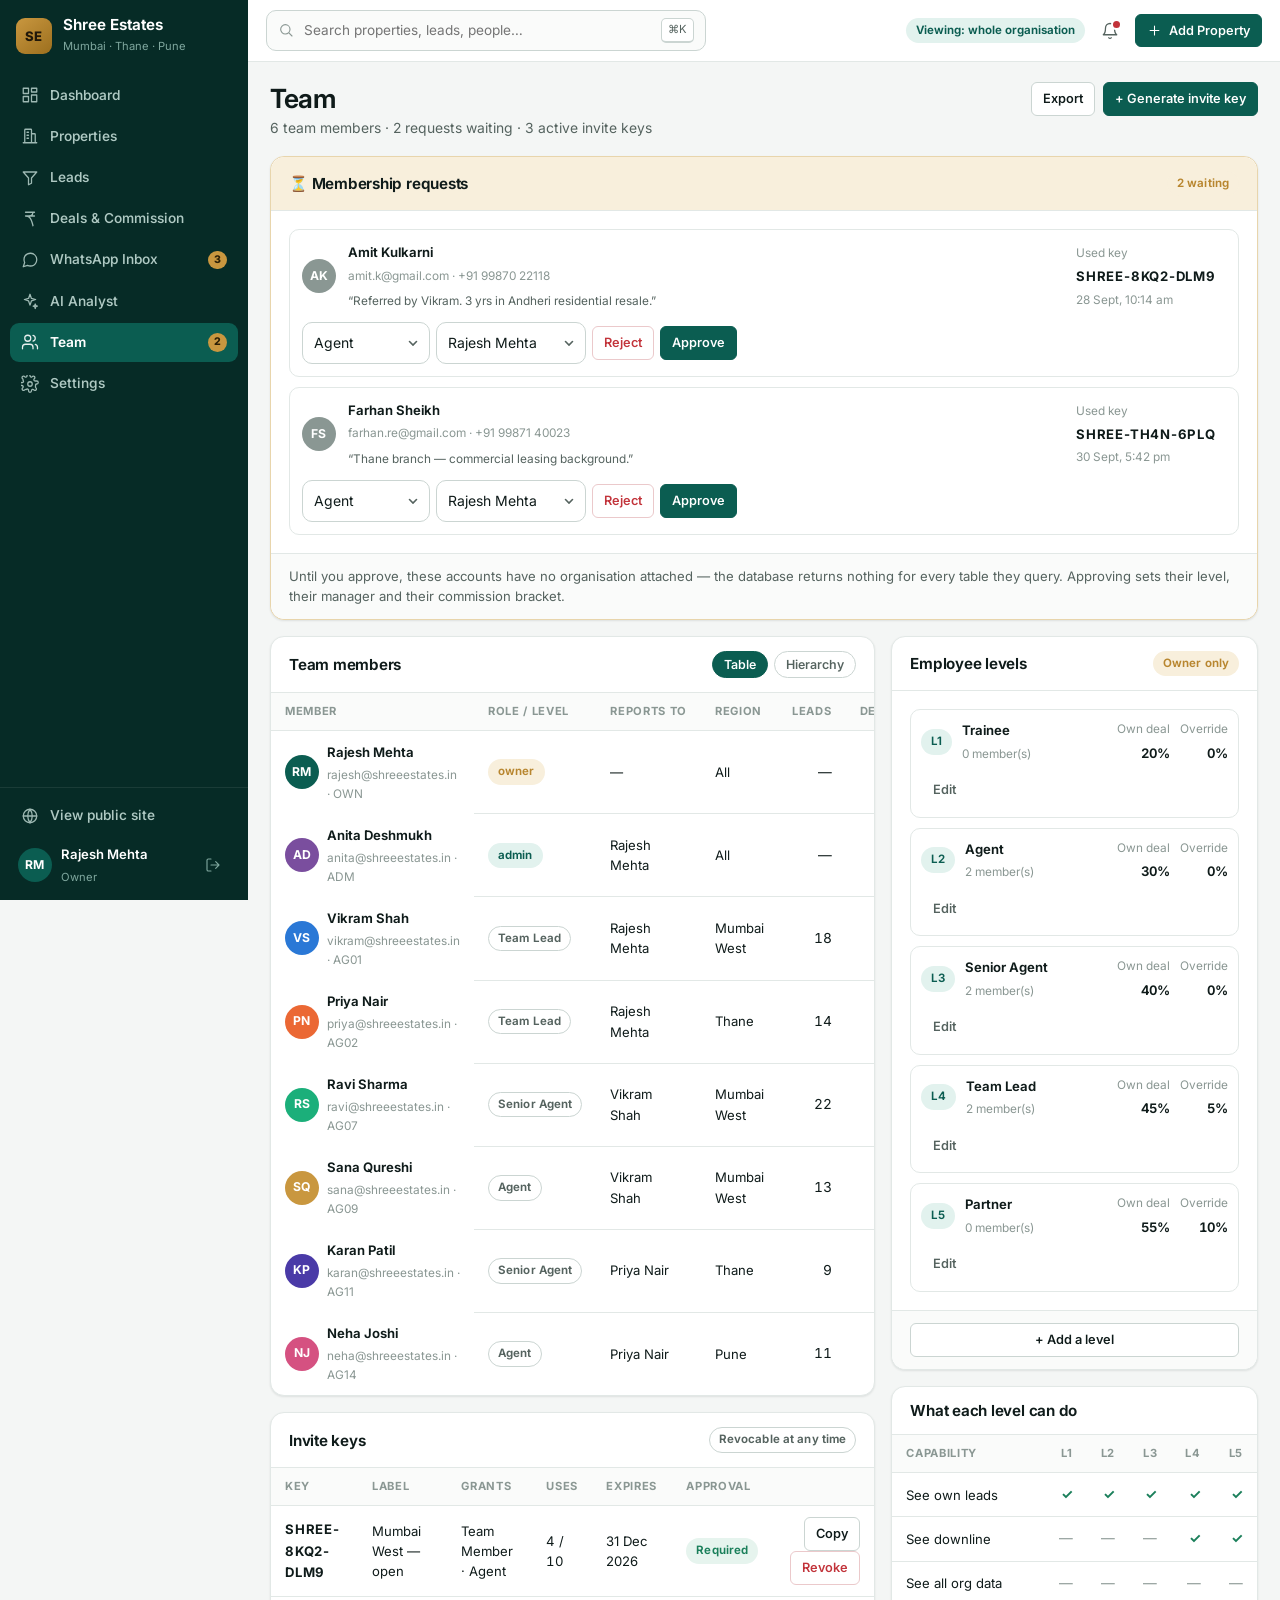
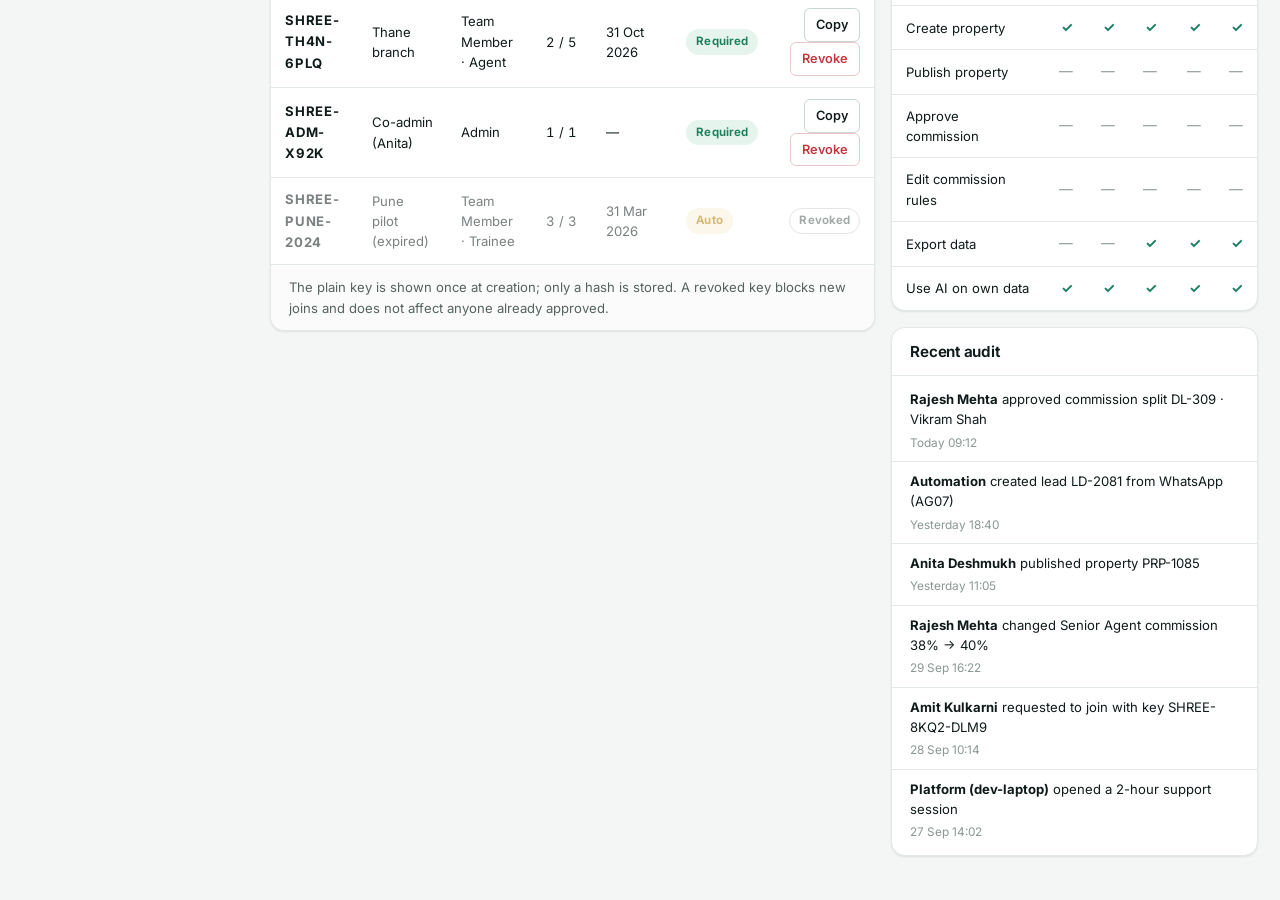
<file: app/team.html>
<!DOCTYPE html>
<html lang="en">
<head>
<meta charset="utf-8">
<meta name="viewport" content="width=device-width, initial-scale=1">
<title>Team · EstateOS</title>
<link rel="preconnect" href="https://fonts.googleapis.com">
<link rel="preconnect" href="https://fonts.gstatic.com" crossorigin>
<link href="https://fonts.googleapis.com/css2?family=Inter:wght@400;500;600;700;800&display=swap" rel="stylesheet">
<link rel="stylesheet" href="../assets/css/theme.css">
<link rel="stylesheet" href="../assets/css/app.css">
<style>
  .tree { display:flex; flex-direction:column; gap:10px; }
  .tnode { display:flex; align-items:center; gap:10px; padding:10px 12px; border:1px solid var(--border);
           border-radius:var(--r-md); background:var(--surface-1); }
  .tkids { margin-left:26px; padding-left:18px; border-left:2px solid var(--border); display:flex; flex-direction:column; gap:10px; margin-top:10px; }
  .keycode { font-family:var(--font-num); letter-spacing:.06em; font-weight:700; font-size:.82rem; }
</style>
</head>
<body class="console" data-page="team">

<main class="main">
  <div class="page">

    <div class="page-head">
      <div><h1>Team</h1><div class="sub">6 team members · 2 requests waiting · 3 active invite keys</div></div>
      <div class="row" style="gap:8px">
        <button class="btn btn-sm" onclick="alert('Demo only.')">Export</button>
        <button class="btn btn-primary btn-sm" onclick="alert('Demo only — generates a key and shows it once.')">+ Generate invite key</button>
      </div>
    </div>

    <!-- Requests -->
    <div class="card" style="margin-bottom:16px;border-color:#E8D5AC">
      <div class="card-head" style="background:var(--gold-100);border-radius:var(--r-lg) var(--r-lg) 0 0">
        <h3>⏳ Membership requests</h3><span class="badge badge-gold">2 waiting</span>
      </div>
      <div class="card-body grid" style="gap:10px" id="reqs"></div>
      <div class="card-foot small sec">
        Until you approve, these accounts have no organisation attached — the database returns nothing for every table they query. Approving sets their level, their manager and their commission bracket.
      </div>
    </div>

    <div class="split">
      <div class="stack" style="gap:16px">

        <div class="card">
          <div class="card-head"><h3>Team members</h3>
            <div class="chipset">
              <button class="chip on" onclick="setTeamView(this,'table')">Table</button>
              <button class="chip" onclick="setTeamView(this,'tree')">Hierarchy</button>
            </div></div>
          <div id="teamTable" class="table-wrap"><table class="tbl" id="tbl"></table></div>
          <div id="teamTree" class="card-body hide"></div>
        </div>

        <div class="card">
          <div class="card-head"><h3>Invite keys</h3><span class="badge badge-outline">Revocable at any time</span></div>
          <div class="table-wrap"><table class="tbl" id="keys"></table></div>
          <div class="card-foot small sec">
            The plain key is shown once at creation; only a hash is stored. A revoked key blocks new joins and does not affect anyone already approved.
          </div>
        </div>

      </div>

      <div class="stack" style="gap:16px">
        <div class="card">
          <div class="card-head"><h3>Employee levels</h3><span class="badge badge-gold">Owner only</span></div>
          <div class="card-body grid" style="gap:10px" id="levels"></div>
          <div class="card-foot"><button class="btn btn-sm btn-block" onclick="alert('Demo only.')">+ Add a level</button></div>
        </div>

        <div class="card">
          <div class="card-head"><h3>What each level can do</h3></div>
          <div class="table-wrap"><table class="tbl" id="perms"></table></div>
        </div>

        <div class="card">
          <div class="card-head"><h3>Recent audit</h3></div>
          <div id="audit" style="padding:4px 0"></div>
        </div>
      </div>
    </div>

  </div>
</main>

<script src="../assets/js/data.js"></script>
<script src="../assets/js/app.js"></script>
<script>
if (!isAdmin()) location.replace("member.html");

/* ---- Requests ---- */
document.getElementById("reqs").innerHTML = DEMO.pendingRequests.map(r => `
  <div class="row wrap" style="gap:12px;padding:12px;border:1px solid var(--border);border-radius:var(--r-md)">
    <span class="avatar" style="background:#8A9793">${initials(r.name)}</span>
    <div class="stack grow" style="min-width:180px">
      <span class="bold small">${esc(r.name)}</span>
      <span class="tiny muted">${esc(r.email)} · ${esc(r.phone)}</span>
      <span class="tiny sec" style="margin-top:3px">“${esc(r.note)}”</span>
    </div>
    <div class="stack" style="min-width:150px">
      <span class="tiny muted">Used key</span>
      <span class="keycode">${r.key}</span>
      <span class="tiny muted">${fmtTime(r.requestedAt)}</span>
    </div>
    <div class="row" style="gap:6px">
      <select class="select btn-sm" style="width:auto">${DEMO.levels.map(l => `<option ${l.id === "L2" ? "selected" : ""}>${l.name}</option>`).join("")}</select>
      <select class="select btn-sm" style="width:auto">${DEMO.people.filter(p => p.role !== "member" || p.level === "L4").map(p => `<option>${p.name}</option>`).join("")}</select>
      <button class="btn btn-sm btn-danger" onclick="alert('Demo only.')">Reject</button>
      <button class="btn btn-sm btn-primary" onclick="alert('Demo only — approving sets org, level and manager, then sends a welcome WhatsApp.')">Approve</button>
    </div>
  </div>`).join("");

/* ---- Members ---- */
const lvl = id => (DEMO.levels.find(l => l.id === id) || {}).name || "—";
const perf = id => DEMO.leaderboard.find(p => p.id === id) || { leads: 0, deals: 0, earned: 0, conv: 0 };

document.getElementById("tbl").innerHTML = `
  <thead><tr><th>Member</th><th>Role / level</th><th>Reports to</th><th>Region</th><th class="r">Leads</th><th class="r">Deals</th><th class="r">Earned</th><th></th></tr></thead>
  <tbody>${DEMO.people.map(p => {
    const s = perf(p.id);
    return `<tr>
      <td class="row" style="gap:8px;border:0">
        ${avatar(p.id)}
        <div class="stack"><span class="bold small">${esc(p.name)}</span>
          <span class="tiny muted">${esc(p.email)} · ${p.code}</span></div>
      </td>
      <td><span class="badge ${p.role === "owner" ? "badge-gold" : p.role === "admin" ? "badge-brand" : "badge-outline"}">${p.role === "member" ? lvl(p.level) : p.role}</span></td>
      <td class="small">${p.reportsTo ? person(p.reportsTo).name : "—"}</td>
      <td class="small">${p.region}</td>
      <td class="r num">${s.leads || "—"}</td>
      <td class="r num">${s.deals || "—"}</td>
      <td class="r num bold">${s.earned ? fmtINR(s.earned) : "—"}</td>
      <td class="r"><button class="btn btn-sm btn-ghost" onclick="alert('Demo only.')">Manage</button></td>
    </tr>`;
  }).join("")}</tbody>`;

/* ---- Hierarchy ---- */
function node(p) {
  const kids = DEMO.people.filter(x => x.reportsTo === p.id);
  const s = perf(p.id);
  return `<div>
    <div class="tnode">
      ${avatar(p.id)}
      <div class="stack grow"><span class="bold small">${esc(p.name)}</span>
        <span class="tiny muted">${p.role === "member" ? lvl(p.level) : p.role.charAt(0).toUpperCase() + p.role.slice(1)} · ${p.region}</span></div>
      ${p.role === "member" ? `<span class="badge badge-outline">${DEMO.levels.find(l => l.id === p.level).commission}% own · ${DEMO.levels.find(l => l.id === p.level).override}% override</span>` : ""}
      <span class="tiny muted nowrap">${s.deals || 0} deals</span>
    </div>
    ${kids.length ? `<div class="tkids">${kids.map(node).join("")}</div>` : ""}
  </div>`;
}
document.getElementById("teamTree").innerHTML =
  `<div class="tree">${node(DEMO.people[0])}</div>
   <p class="hint" style="margin-top:14px">A Team Lead sees their own branch and nothing else. Nobody sees upward — which is why the owner's records are invisible to the whole team without a single extra rule.</p>`;

function setTeamView(btn, v) {
  btn.parentElement.querySelectorAll(".chip").forEach(c => c.classList.remove("on"));
  btn.classList.add("on");
  document.getElementById("teamTable").classList.toggle("hide", v !== "table");
  document.getElementById("teamTree").classList.toggle("hide", v !== "tree");
}

/* ---- Keys ---- */
document.getElementById("keys").innerHTML = `
  <thead><tr><th>Key</th><th>Label</th><th>Grants</th><th>Uses</th><th>Expires</th><th>Approval</th><th></th></tr></thead>
  <tbody>${DEMO.joinKeys.map(k => `
    <tr style="${k.active ? "" : "opacity:.55"}">
      <td><span class="keycode">${k.code}</span></td>
      <td class="small">${k.label}</td>
      <td class="small">${k.role}${k.level !== "—" ? " · " + lvl(k.level) : ""}</td>
      <td class="small num">${k.uses}</td>
      <td class="small">${k.expires}</td>
      <td><span class="badge ${k.approval ? "badge-good" : "badge-warn"}">${k.approval ? "Required" : "Auto"}</span></td>
      <td class="r">${k.active
        ? `<button class="btn btn-sm" onclick="alert('Demo only.')">Copy</button>
           <button class="btn btn-sm btn-danger" onclick="alert('Demo only.')">Revoke</button>`
        : `<span class="badge badge-outline">Revoked</span>`}</td>
    </tr>`).join("")}</tbody>`;

/* ---- Levels ---- */
document.getElementById("levels").innerHTML = DEMO.levels.map(l => `
  <div class="row wrap" style="gap:10px;padding:10px;border:1px solid var(--border);border-radius:var(--r-md)">
    <span class="badge badge-brand">L${l.rank}</span>
    <div class="stack grow" style="min-width:110px"><span class="bold small">${l.name}</span>
      <span class="tiny muted">${DEMO.people.filter(p => p.level === l.id).length} member(s)</span></div>
    <div class="stack right"><span class="tiny muted">Own deal</span><span class="bold num small">${l.commission}%</span></div>
    <div class="stack right"><span class="tiny muted">Override</span><span class="bold num small">${l.override}%</span></div>
    <button class="btn btn-sm btn-ghost" onclick="alert('Demo only.')">Edit</button>
  </div>`).join("");

/* ---- Permission matrix ---- */
const CAPS = [
  ["See own leads", 1, 1, 1, 1, 1],
  ["See downline", 0, 0, 0, 1, 1],
  ["See all org data", 0, 0, 0, 0, 0],
  ["Create property", 1, 1, 1, 1, 1],
  ["Publish property", 0, 0, 0, 0, 0],
  ["Approve commission", 0, 0, 0, 0, 0],
  ["Edit commission rules", 0, 0, 0, 0, 0],
  ["Export data", 0, 0, 1, 1, 1],
  ["Use AI on own data", 1, 1, 1, 1, 1]
];
document.getElementById("perms").innerHTML = `
  <thead><tr><th>Capability</th>${DEMO.levels.map(l => `<th class="r">L${l.rank}</th>`).join("")}</tr></thead>
  <tbody>${CAPS.map(r => `<tr><td class="small">${r[0]}</td>${r.slice(1).map(v =>
    `<td class="r">${v ? '<span style="color:var(--good);font-weight:700">✓</span>' : '<span class="muted">—</span>'}</td>`).join("")}</tr>`).join("")}</tbody>`;

/* ---- Audit ---- */
[
  ["Today 09:12", "Rajesh Mehta", "approved commission split DL-309 · Vikram Shah"],
  ["Yesterday 18:40", "Automation", "created lead LD-2081 from WhatsApp (AG07)"],
  ["Yesterday 11:05", "Anita Deshmukh", "published property PRP-1085"],
  ["29 Sep 16:22", "Rajesh Mehta", "changed Senior Agent commission 38% → 40%"],
  ["28 Sep 10:14", "Amit Kulkarni", "requested to join with key SHREE-8KQ2-DLM9"],
  ["27 Sep 14:02", "Platform (dev-laptop)", "opened a 2-hour support session"]
].forEach(([t, who, what], i, arr) => {
  document.getElementById("audit").insertAdjacentHTML("beforeend", `
    <div class="stack" style="padding:9px 18px;${i < arr.length - 1 ? "border-bottom:1px solid var(--border)" : ""}">
      <span class="small"><b>${who}</b> ${what}</span>
      <span class="tiny muted">${t}</span>
    </div>`);
});
</script>
</body>
</html>
</file>
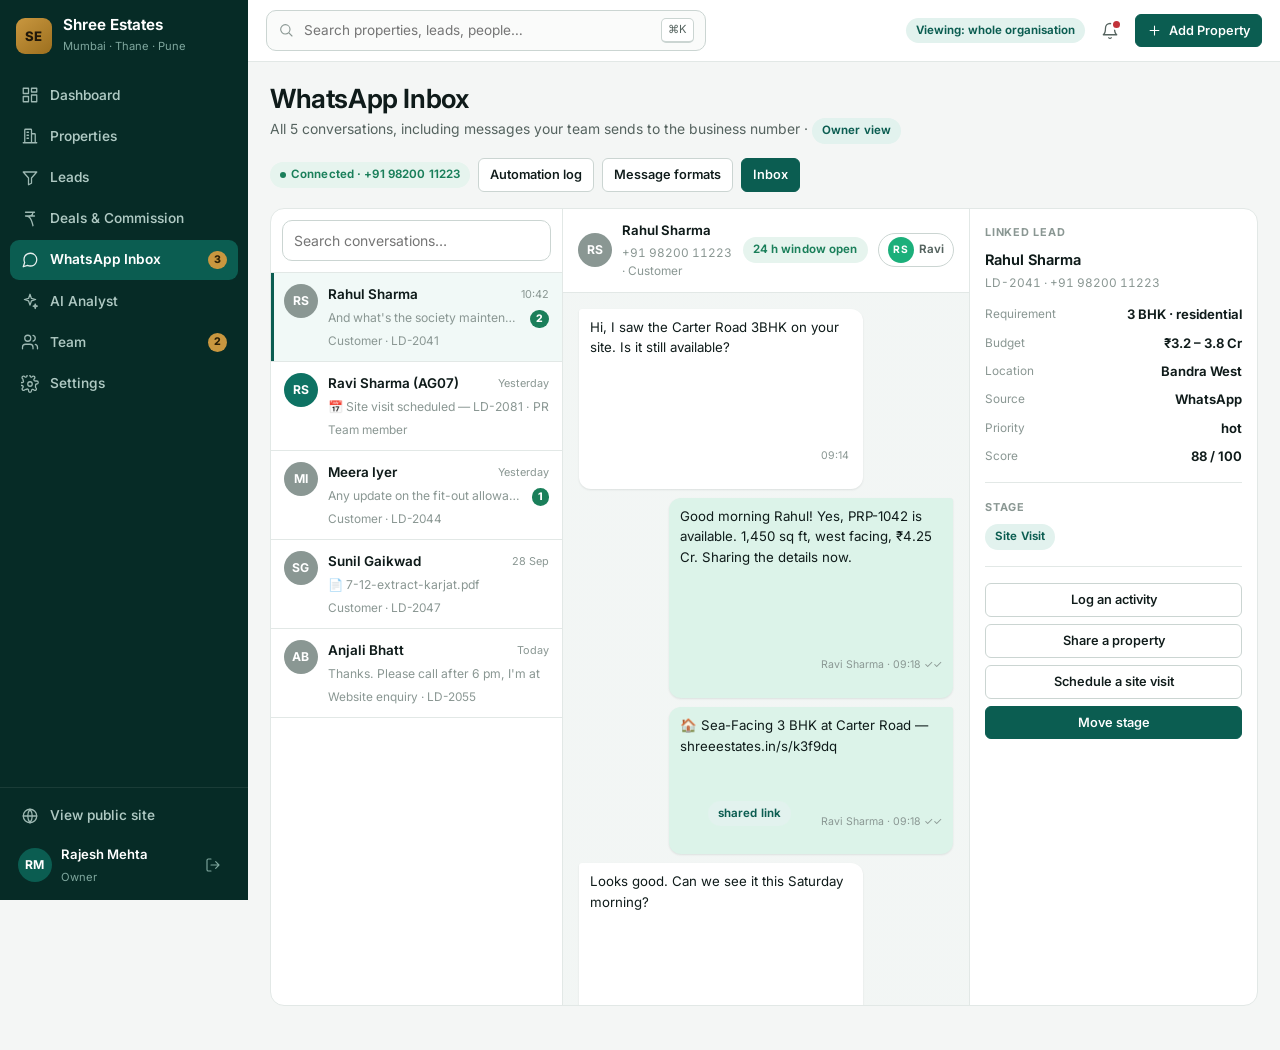
<file: app/whatsapp.html>
<!DOCTYPE html>
<html lang="en">
<head>
<meta charset="utf-8">
<meta name="viewport" content="width=device-width, initial-scale=1">
<title>WhatsApp Inbox · EstateOS</title>
<link rel="preconnect" href="https://fonts.googleapis.com">
<link rel="preconnect" href="https://fonts.gstatic.com" crossorigin>
<link href="https://fonts.googleapis.com/css2?family=Inter:wght@400;500;600;700;800&display=swap" rel="stylesheet">
<link rel="stylesheet" href="../assets/css/theme.css">
<link rel="stylesheet" href="../assets/css/app.css">
</head>
<body class="console" data-page="whatsapp">

<main class="main">
  <div class="page">

    <div class="page-head">
      <div>
        <h1>WhatsApp Inbox</h1>
        <div class="sub" id="sub"></div>
      </div>
      <div class="row wrap" style="gap:8px">
        <span class="badge badge-good"><span class="dot"></span> Connected · +91 98200 11223</span>
        <button class="btn btn-sm" onclick="showTab('log')">Automation log</button>
        <button class="btn btn-sm" onclick="showTab('formats')">Message formats</button>
        <button class="btn btn-sm btn-primary" onclick="showTab('inbox')">Inbox</button>
      </div>
    </div>

    <!-- INBOX -->
    <section id="t-inbox">
      <div class="inbox">
        <!-- list -->
        <div class="ib-list">
          <div class="ib-search"><input class="input" placeholder="Search conversations…" id="cq"></div>
          <div class="ib-items" id="convList"></div>
        </div>

        <!-- thread -->
        <div class="ib-thread">
          <div class="ib-head" id="thHead"></div>
          <div class="ib-msgs" id="thMsgs"></div>
          <div class="ib-composer" id="thComposer"></div>
        </div>

        <!-- context -->
        <aside class="ib-ctx" id="thCtx"></aside>
      </div>
    </section>

    <!-- AUTOMATION LOG -->
    <section id="t-log" class="hide">
      <div class="card">
        <div class="card-head"><h3>Automation log</h3><span class="badge badge-outline">Last 7 days</span></div>
        <div class="table-wrap"><table class="tbl" id="logTbl"></table></div>
        <div class="card-foot small sec">Every inbound message, every automated send and every parsed lead is recorded with its payload. Nothing the automation does is invisible to you.</div>
      </div>
      <div class="grid g-2" style="margin-top:16px">
        <div class="card"><div class="card-head"><h3>Active workflows (n8n)</h3></div>
          <div class="card-body grid" style="gap:9px" id="wfs"></div></div>
        <div class="card"><div class="card-head"><h3>Message templates</h3><span class="badge badge-good">7 approved by Meta</span></div>
          <div class="card-body grid" style="gap:9px" id="tpls"></div></div>
      </div>
    </section>

    <!-- FORMATS -->
    <section id="t-formats" class="hide">
      <div class="split">
        <div class="card">
          <div class="card-head"><h3>Text a lead straight into the CRM</h3></div>
          <div class="card-body">
            <p class="small sec">A team member sends this to the business number. The parser reads it, creates the lead, assigns it to them, and links the property — no app, no typing twice.</p>
            <pre class="num" style="background:var(--surface-3);padding:14px;border-radius:var(--r-md);font-size:.8rem;overflow-x:auto;line-height:1.7">#LEAD
Name: Rahul Sharma
Phone: 9820011223
Budget: 3.5Cr
Location: Bandra West
Config: 3BHK
Type: Buy
Property: PRP-1042
Notes: wants sea view, ready to move</pre>
            <div class="enq-success" style="margin-top:12px;background:var(--good-bg);border:1px solid #B6DFCB;color:#14543D;border-radius:var(--r-md);padding:12px;font-size:.83rem">
              ✅ Reply within seconds: <b>Lead LD-2081 created — Arjun Reddy, ₹4.5 Cr, 3 BHK, Bandra West. Assigned to you.</b>
            </div>
            <p class="small sec" style="margin-top:12px">
              <b>Got the format wrong?</b> If the message comes from a registered member but doesn't match, it goes to an AI extractor which reads it as plain language and replies with what it understood for a one-word confirmation. Nothing is silently dropped.
            </p>
          </div>
        </div>
        <div class="card">
          <div class="card-head"><h3>Other commands</h3></div>
          <div class="table-wrap"><table class="tbl" id="cmds"></table></div>
          <div class="card-foot small sec">Every command is logged, attributed to the sending member, and mirrored into the owner's view.</div>
        </div>
      </div>
    </section>

  </div>
</main>

<script src="../assets/js/data.js"></script>
<script src="../assets/js/app.js"></script>
<script>
const CONV = myConvos();
let active = CONV[0] ? CONV[0].id : null;

document.getElementById("sub").innerHTML = isAdmin()
  ? `All ${DEMO.conversations.length} conversations, including messages your team sends to the business number · <span class="badge badge-brand">Owner view</span>`
  : `Your conversations only · <span class="badge badge-outline">${DEMO.conversations.length - CONV.length} other threads exist and are invisible to you</span>`;

function showTab(t) {
  ["inbox", "log", "formats"].forEach(x => document.getElementById("t-" + x).classList.toggle("hide", x !== t));
}

function renderList() {
  const q = (document.getElementById("cq").value || "").toLowerCase();
  document.getElementById("convList").innerHTML = CONV
    .filter(c => !q || (c.name + c.phone).toLowerCase().includes(q))
    .map(c => `
      <div class="ib-item ${c.id === active ? "active" : ""}" onclick="open_('${c.id}')">
        <span class="avatar" style="background:${c.tag === "Team member" ? "var(--brand-600)" : "#8A9793"}">${initials(c.name)}</span>
        <div class="stack grow">
          <div class="between"><span class="ib-name">${esc(c.name)}</span><span class="ib-time">${c.last}</span></div>
          <div class="between"><span class="ib-prev">${esc(c.messages[c.messages.length - 1].body.split("\n")[0]).slice(0, 38)}</span>
            ${c.unread ? `<span class="unread-pill">${c.unread}</span>` : ""}</div>
          <span class="tiny muted">${c.tag}${c.lead ? " · " + c.lead : ""}</span>
        </div>
      </div>`).join("") || '<div class="empty small">No conversations.</div>';
}

function open_(id) { active = id; renderList(); renderThread(); }

function renderThread() {
  const c = CONV.find(x => x.id === active);
  if (!c) { document.getElementById("thMsgs").innerHTML = '<div class="empty">Pick a conversation</div>'; return; }

  document.getElementById("thHead").innerHTML = `
    <span class="avatar" style="background:${c.tag === "Team member" ? "var(--brand-600)" : "#8A9793"}">${initials(c.name)}</span>
    <div class="stack grow"><span class="bold small">${esc(c.name)}</span>
      <span class="tiny muted num">${c.phone} · ${c.tag}</span></div>
    <span class="badge ${c.window === "open" ? "badge-good" : "badge-warn"}">${c.window === "open" ? "24 h window open" : "Window closed"}</span>
    ${isAdmin() ? `<span class="badge badge-outline">${avatar(c.assigned, "avatar-sm")} ${person(c.assigned).name.split(" ")[0]}</span>` : ""}`;

  document.getElementById("thMsgs").innerHTML = c.messages.map(m => {
    if (m.kind === "system") return `<div class="bubble sys">⚙ ${esc(m.body)}</div>`;
    return `<div class="bubble ${m.dir}">${esc(m.body)}
      <div class="bubble-meta">
        ${m.kind === "template" ? `<span class="badge badge-gold tiny">${m.template}</span>` : ""}
        ${m.kind === "share" ? `<span class="badge badge-brand tiny">shared link</span>` : ""}
        ${m.kind === "doc" ? `<span class="badge badge-outline tiny">document</span>` : ""}
        ${m.by ? esc(m.by) + " ·" : ""} ${m.t} ${m.dir === "out" ? "✓✓" : ""}
      </div></div>`;
  }).join("");

  document.getElementById("thComposer").innerHTML = c.window === "open" ? `
    <div class="row" style="gap:8px">
      <input class="input" placeholder="Type a message…">
      <button class="btn" onclick="alert('Demo only.')">Template</button>
      <button class="btn btn-primary" onclick="alert('Demo only.')">Send</button>
    </div>
    <div class="hint" style="margin-top:6px">Free text is allowed — the customer messaged within the last 24 hours.</div>`
    : `
    <div class="window-warn">⚠ The 24-hour window closed. Meta only allows a pre-approved template now, so free text is disabled — in the interface <i>and</i> on the server.</div>
    <div class="row" style="gap:8px">
      <select class="select"><option>followup_reminder_v1</option><option>property_share_v1</option><option>sitevisit_reminder_v1</option></select>
      <button class="btn btn-primary" onclick="alert('Demo only.')">Send template</button>
    </div>`;

  const lead = DEMO.leads.find(l => l.id === c.lead);
  document.getElementById("thCtx").innerHTML = lead ? `
    <div class="upper" style="margin-bottom:8px">Linked lead</div>
    <div class="stack" style="gap:3px">
      <span class="bold">${esc(lead.name)}</span>
      <span class="tiny muted num">${lead.id} · ${esc(lead.phone)}</span>
    </div>
    <div class="grid" style="gap:8px;margin-top:12px">
      ${[["Requirement", lead.config + " · " + lead.type], ["Budget", lead.budget], ["Location", lead.locality],
         ["Source", lead.source], ["Priority", lead.priority], ["Score", lead.score + " / 100"]]
        .map(([l, v]) => `<div class="between"><span class="tiny muted">${l}</span><span class="small bold">${esc(String(v))}</span></div>`).join("")}
    </div>
    <div class="divider"></div>
    <div class="upper" style="margin-bottom:8px">Stage</div>
    <span class="badge badge-brand">${(DEMO.stages.find(s => s.key === lead.stage) || {}).label}</span>
    <div class="divider"></div>
    <div class="grid" style="gap:7px">
      <button class="btn btn-sm btn-block" onclick="alert('Demo only.')">Log an activity</button>
      <button class="btn btn-sm btn-block" onclick="alert('Demo only.')">Share a property</button>
      <button class="btn btn-sm btn-block" onclick="alert('Demo only.')">Schedule a site visit</button>
      <button class="btn btn-sm btn-block btn-primary" onclick="alert('Demo only.')">Move stage</button>
    </div>` : `
    <div class="upper" style="margin-bottom:8px">No linked lead</div>
    <p class="small sec">This thread is with a team member, not a customer. Messages in the <span class="num">#LEAD</span> format here create leads automatically.</p>
    <button class="btn btn-sm btn-block" onclick="showTab('formats')">See the formats</button>`;
}

/* ---- Log tab ---- */
document.getElementById("logTbl").innerHTML = `
  <thead><tr><th>When</th><th>Workflow</th><th>Detail</th><th class="r">Result</th></tr></thead>
  <tbody>${DEMO.automationLog.map(a => `
    <tr><td class="small nowrap">${a.t}</td><td class="small bold">${a.wf}</td>
    <td class="small">${esc(a.detail)}</td>
    <td class="r"><span class="badge ${a.status === "ok" ? "badge-good" : "badge-warn"}">${a.status}</span></td></tr>`).join("")}</tbody>`;

document.getElementById("wfs").innerHTML = [
  ["WF-1", "Inbound message → CRM", "428 runs this week"],
  ["WF-2", "Lead parser (#LEAD, #VISIT, #NOTE)", "31 runs"],
  ["WF-3", "Outbound send from inbox", "186 runs"],
  ["WF-4", "Scheduled follow-up reminders", "49 runs"],
  ["WF-5", "Website enquiry → instant WhatsApp", "22 runs"]
].map(([id, n, r]) => `
  <div class="row" style="gap:10px;padding:9px 11px;border:1px solid var(--border);border-radius:var(--r-md)">
    <span class="badge badge-brand">${id}</span>
    <div class="stack grow"><span class="small bold">${n}</span><span class="tiny muted">${r}</span></div>
    <span class="badge badge-good"><span class="dot"></span>Active</span>
  </div>`).join("");

document.getElementById("tpls").innerHTML = [
  "welcome_enquiry_v1", "property_share_v1", "sitevisit_confirm_v1",
  "sitevisit_reminder_v1", "followup_reminder_v1", "deal_congrats_v1", "agent_welcome_v1"
].map(t => `<div class="between" style="padding:7px 10px;border:1px solid var(--border);border-radius:var(--r-md)">
    <span class="num small">${t}</span><span class="badge badge-good">approved</span></div>`).join("");

document.getElementById("cmds").innerHTML = `
  <thead><tr><th>Command</th><th>What it does</th></tr></thead>
  <tbody>${[
    ["#LEAD …", "Create or update a lead"],
    ["#UPDATE LD-2041 stage: site_visit", "Move a lead to another stage"],
    ["#VISIT LD-2041 tomorrow 4pm PRP-1042", "Schedule a site visit"],
    ["#NOTE LD-2041 called, not picking", "Log an activity on the lead"],
    ["#MYLEADS", "Bot replies with your open leads"],
    ["#TODAY", "Bot replies with today's follow-ups"],
    ["#HELP", "Format cheat-sheet"]
  ].map(([c, d]) => `<tr><td class="num small bold">${esc(c)}</td><td class="small">${d}</td></tr>`).join("")}</tbody>`;

document.getElementById("cq").addEventListener("input", renderList);
renderList(); renderThread();
</script>
</body>
</html>
</file>
<file: assets/css/theme.css>
/* ==========================================================================
   EstateOS — design tokens + base + shared components
   Demo build. Dummy data only.
   ========================================================================== */

:root {
  /* Brand (UI chrome) */
  --brand-900: #062B26;
  --brand-800: #083C34;
  --brand-700: #0B5D51;
  --brand-600: #0E7263;
  --brand-500: #128D7A;
  --brand-100: #E2F2EE;
  --brand-050: #F1F9F7;
  --gold-600:  #B8862F;
  --gold-500:  #C9973F;
  --gold-100:  #F8EFDC;

  /* Surfaces */
  --bg:        #F4F6F5;
  --surface-1: #FFFFFF;
  --surface-2: #FAFBFA;
  --surface-3: #EFF2F1;

  /* Ink */
  --text-primary:   #0F1B1A;
  --text-secondary: #55635F;
  --text-muted:     #8A9793;
  --text-invert:    #FFFFFF;

  /* Lines */
  --border:        #E2E8E6;
  --border-strong: #CBD5D2;

  /* Status */
  --good:     #1A7F5A;
  --good-bg:  #E6F4EE;
  --warn:     #B07A06;
  --warn-bg:  #FBF1DC;
  --serious:  #C2410C;
  --serious-bg:#FDEDE4;
  --critical: #C2333A;
  --critical-bg:#FBE9EA;
  --info:     #2A78D6;
  --info-bg:  #E7F0FC;

  /* Chart series — validated categorical slots (light mode) */
  --series-1: #2a78d6;
  --series-2: #eb6834;
  --series-3: #1baf7a;
  --seq-1: #CDE4DE; --seq-2: #A5CFC5; --seq-3: #6FB3A5;
  --seq-4: #3E9585; --seq-5: #17786A; --seq-6: #0B5D51;

  /* Geometry */
  --r-sm: 6px; --r-md: 10px; --r-lg: 14px; --r-xl: 20px; --r-pill: 999px;
  --sh-1: 0 1px 2px rgba(15,27,26,.06), 0 1px 3px rgba(15,27,26,.04);
  --sh-2: 0 2px 6px rgba(15,27,26,.07), 0 8px 24px rgba(15,27,26,.06);
  --sh-3: 0 12px 40px rgba(15,27,26,.14);

  --sidebar-w: 248px;
  --topbar-h: 62px;

  --font: "Inter", -apple-system, BlinkMacSystemFont, "Segoe UI", Roboto,
          "Helvetica Neue", Arial, sans-serif;
  --font-num: "Inter", ui-monospace, "SF Mono", Menlo, Consolas, monospace;
}

* { box-sizing: border-box; }
html, body { margin: 0; padding: 0; }

body {
  font-family: var(--font);
  background: var(--bg);
  color: var(--text-primary);
  font-size: 14.5px;
  line-height: 1.55;
  -webkit-font-smoothing: antialiased;
  text-rendering: optimizeLegibility;
}

h1, h2, h3, h4 { margin: 0; font-weight: 650; letter-spacing: -0.015em; line-height: 1.25; }
h1 { font-size: 1.65rem; }
h2 { font-size: 1.25rem; }
h3 { font-size: 1.02rem; }
h4 { font-size: .9rem; }
p  { margin: 0 0 .7em; }
a  { color: var(--brand-700); text-decoration: none; }
a:hover { text-decoration: underline; }
img { max-width: 100%; display: block; }

.muted   { color: var(--text-muted); }
.sec     { color: var(--text-secondary); }
.num     { font-family: var(--font-num); font-variant-numeric: tabular-nums; font-feature-settings: "tnum"; }
.tiny    { font-size: .74rem; }
.small   { font-size: .82rem; }
.bold    { font-weight: 650; }
.center  { text-align: center; }
.right   { text-align: right; }
.nowrap  { white-space: nowrap; }
.hide    { display: none !important; }
.upper   { text-transform: uppercase; letter-spacing: .07em; font-size: .68rem; font-weight: 700; color: var(--text-muted); }

.row     { display: flex; align-items: center; gap: 10px; }
.row-tight { display:flex; align-items:center; gap:6px; }
.between { display: flex; align-items: center; justify-content: space-between; gap: 12px; }
.wrap    { flex-wrap: wrap; }
.grow    { flex: 1 1 auto; min-width: 0; }
.stack   { display: flex; flex-direction: column; gap: 4px; min-width: 0; }
.gap-lg  { gap: 18px; }

/* ---------- Buttons ---------- */
.btn {
  display: inline-flex; align-items: center; justify-content: center; gap: 7px;
  padding: 9px 15px; border-radius: var(--r-md);
  border: 1px solid var(--border-strong);
  background: var(--surface-1); color: var(--text-primary);
  font: inherit; font-weight: 570; font-size: .875rem;
  cursor: pointer; white-space: nowrap;
  transition: background .14s, border-color .14s, box-shadow .14s, transform .06s;
}
.btn:hover { background: var(--surface-3); text-decoration: none; }
.btn:active { transform: translateY(1px); }
.btn:focus-visible { outline: 2px solid var(--brand-500); outline-offset: 2px; }
.btn-primary { background: var(--brand-700); border-color: var(--brand-700); color: #fff; }
.btn-primary:hover { background: var(--brand-600); border-color: var(--brand-600); }
.btn-gold { background: var(--gold-500); border-color: var(--gold-500); color: #2b1f06; }
.btn-gold:hover { background: var(--gold-600); border-color: var(--gold-600); }
.btn-ghost { background: transparent; border-color: transparent; color: var(--text-secondary); }
.btn-ghost:hover { background: var(--surface-3); color: var(--text-primary); }
.btn-danger { color: var(--critical); border-color: #EBC9CB; background: #fff; }
.btn-sm { padding: 6px 11px; font-size: .8rem; border-radius: var(--r-sm); }
.btn-lg { padding: 12px 22px; font-size: .95rem; }
.btn-block { width: 100%; }
.btn[disabled], .btn.is-disabled { opacity: .5; pointer-events: none; }

/* ---------- Form ---------- */
.field { display: flex; flex-direction: column; gap: 6px; min-width: 0; }
.label { font-size: .78rem; font-weight: 620; color: var(--text-secondary); }
.input, .select, .textarea {
  width: 100%; padding: 9px 11px; font: inherit; font-size: .875rem;
  color: var(--text-primary); background: var(--surface-1);
  border: 1px solid var(--border-strong); border-radius: var(--r-md);
  transition: border-color .14s, box-shadow .14s;
}
.input:focus, .select:focus, .textarea:focus {
  outline: none; border-color: var(--brand-500);
  box-shadow: 0 0 0 3px rgba(18,141,122,.14);
}
.textarea { resize: vertical; min-height: 84px; }
.select {
  appearance: none; padding-right: 30px;
  background-image: url("data:image/svg+xml,%3Csvg xmlns='http://www.w3.org/2000/svg' width='12' height='12' viewBox='0 0 12 12'%3E%3Cpath d='M2.5 4.5L6 8l3.5-3.5' fill='none' stroke='%2355635F' stroke-width='1.6' stroke-linecap='round'/%3E%3C/svg%3E");
  background-repeat: no-repeat; background-position: right 10px center;
}
.hint { font-size: .74rem; color: var(--text-muted); }

/* ---------- Card ---------- */
.card {
  background: var(--surface-1); border: 1px solid var(--border);
  border-radius: var(--r-lg); box-shadow: var(--sh-1);
}
.card-pad { padding: 18px; }
.card-head {
  padding: 14px 18px; border-bottom: 1px solid var(--border);
  display: flex; align-items: center; justify-content: space-between; gap: 12px;
}
.card-head h3 { font-size: .95rem; }
.card-body { padding: 18px; }
.card-foot { padding: 12px 18px; border-top: 1px solid var(--border); background: var(--surface-2);
             border-radius: 0 0 var(--r-lg) var(--r-lg); }

/* ---------- Badges & pills ---------- */
.badge {
  display: inline-flex; align-items: center; gap: 5px;
  padding: 3px 9px; border-radius: var(--r-pill);
  font-size: .72rem; font-weight: 650; letter-spacing: .01em;
  background: var(--surface-3); color: var(--text-secondary);
  border: 1px solid transparent; white-space: nowrap;
}
.badge .dot { width: 6px; height: 6px; border-radius: 50%; background: currentColor; flex: none; }
.badge-good     { background: var(--good-bg);     color: var(--good); }
.badge-warn     { background: var(--warn-bg);     color: var(--warn); }
.badge-serious  { background: var(--serious-bg);  color: var(--serious); }
.badge-critical { background: var(--critical-bg); color: var(--critical); }
.badge-info     { background: var(--info-bg);     color: var(--info); }
.badge-brand    { background: var(--brand-100);   color: var(--brand-700); }
.badge-gold     { background: var(--gold-100);    color: var(--gold-600); }
.badge-outline  { background: transparent; border-color: var(--border-strong); color: var(--text-secondary); }

/* ---------- Avatar ---------- */
.avatar {
  width: 34px; height: 34px; border-radius: 50%; flex: none;
  display: grid; place-items: center;
  font-size: .76rem; font-weight: 700; letter-spacing: .02em;
  color: #fff; background: var(--brand-600); text-transform: uppercase;
}
.avatar-sm { width: 26px; height: 26px; font-size: .64rem; }
.avatar-lg { width: 48px; height: 48px; font-size: 1rem; }
.avatar-stack { display: flex; }
.avatar-stack .avatar { margin-left: -8px; box-shadow: 0 0 0 2px var(--surface-1); }
.avatar-stack .avatar:first-child { margin-left: 0; }

/* ---------- Table ---------- */
.table-wrap { overflow-x: auto; -webkit-overflow-scrolling: touch; }
table.tbl { width: 100%; border-collapse: collapse; font-size: .86rem; }
table.tbl th {
  text-align: left; padding: 10px 14px; white-space: nowrap;
  font-size: .7rem; font-weight: 700; letter-spacing: .06em; text-transform: uppercase;
  color: var(--text-muted); background: var(--surface-2);
  border-bottom: 1px solid var(--border);
}
table.tbl td { padding: 11px 14px; border-bottom: 1px solid var(--border); vertical-align: middle; }
table.tbl tbody tr:last-child td { border-bottom: none; }
table.tbl tbody tr:hover { background: var(--brand-050); }
table.tbl td.r, table.tbl th.r { text-align: right; }

/* ---------- Progress ---------- */
.bar-track { height: 6px; border-radius: var(--r-pill); background: var(--surface-3); overflow: hidden; }
.bar-fill  { height: 100%; border-radius: var(--r-pill); background: var(--brand-600); }

/* ---------- Tabs ---------- */
.tabs { display: flex; gap: 2px; border-bottom: 1px solid var(--border); overflow-x: auto; }
.tab {
  padding: 10px 14px; font-size: .855rem; font-weight: 580; cursor: pointer;
  color: var(--text-secondary); border-bottom: 2px solid transparent; white-space: nowrap;
  background: none; border-top: none; border-left: none; border-right: none; font-family: inherit;
}
.tab:hover { color: var(--text-primary); }
.tab.active { color: var(--brand-700); border-bottom-color: var(--brand-700); }

/* ---------- Misc ---------- */
.divider { height: 1px; background: var(--border); border: 0; margin: 16px 0; }
.kbd {
  font-family: var(--font-num); font-size: .7rem; padding: 2px 6px;
  border: 1px solid var(--border-strong); border-bottom-width: 2px;
  border-radius: 5px; background: var(--surface-1); color: var(--text-secondary);
}
.demo-note {
  background: var(--gold-100); border: 1px solid #E8D5AC; color: #6B4E12;
  border-radius: var(--r-md); padding: 10px 14px; font-size: .8rem;
}
.empty { padding: 40px 20px; text-align: center; color: var(--text-muted); }

/* Photo with graceful offline fallback */
.photo { position: relative; overflow: hidden; background: linear-gradient(135deg, #123C36 0%, #2E6F63 55%, #7FA89F 100%); }
.photo::after {
  content: ""; position: absolute; inset: 0; pointer-events: none;
  background: radial-gradient(120% 90% at 20% 0%, rgba(255,255,255,.22), transparent 55%);
}
.photo > img { width: 100%; height: 100%; object-fit: cover; position: relative; z-index: 1; }
.photo-tags { position: absolute; z-index: 2; top: 9px; left: 9px; display: flex; gap: 5px; flex-wrap: wrap; }
.photo-tags .badge { background: rgba(9,26,23,.78); color: #fff; backdrop-filter: blur(4px); }

/* Scrollbars */
*::-webkit-scrollbar { width: 10px; height: 10px; }
*::-webkit-scrollbar-thumb { background: #CFD8D5; border-radius: 8px; border: 2px solid transparent; background-clip: padding-box; }
*::-webkit-scrollbar-thumb:hover { background: #B4C1BD; background-clip: padding-box; }
*::-webkit-scrollbar-track { background: transparent; }

/* Charts */
.chart { width: 100%; display: block; overflow: visible; }
.chart text { font-family: var(--font); fill: var(--text-secondary); }
.chart .axis-line { stroke: var(--border); stroke-width: 1; }
.chart .grid-line { stroke: var(--border); stroke-width: 1; stroke-dasharray: 2 4; }
.chart .val-label { fill: var(--text-primary); font-weight: 620; }
.legend { display: flex; flex-wrap: wrap; gap: 14px; font-size: .78rem; color: var(--text-secondary); }
.legend .swatch { width: 10px; height: 10px; border-radius: 3px; display: inline-block; margin-right: 6px; vertical-align: -1px; }
</file>
<file: assets/css/site.css>
/* ==========================================================================
   EstateOS — public buyer-facing site
   ========================================================================== */

body.site { background: var(--surface-1); }

.container { max-width: 1180px; margin: 0 auto; padding: 0 20px; }

/* ---------- Header ---------- */
.site-head {
  position: sticky; top: 0; z-index: 50; background: rgba(255,255,255,.93);
  backdrop-filter: saturate(160%) blur(10px); border-bottom: 1px solid var(--border);
}
.site-head .inner { display: flex; align-items: center; gap: 18px; height: 66px; }
.logo { display: flex; align-items: center; gap: 10px; text-decoration: none; }
.logo:hover { text-decoration: none; }
.logo-mark {
  width: 36px; height: 36px; border-radius: 9px;
  background: linear-gradient(140deg, var(--brand-600), var(--brand-900));
  color: #fff; font-weight: 800; font-size: .8rem; display: grid; place-items: center;
}
.logo-name { font-weight: 700; font-size: 1rem; color: var(--text-primary); letter-spacing: -.015em; }
.logo-sub { font-size: .68rem; color: var(--text-muted); }
.site-nav { margin-left: auto; display: flex; align-items: center; gap: 6px; }
.site-nav a { padding: 8px 12px; border-radius: var(--r-md); font-size: .865rem; font-weight: 560; color: var(--text-secondary); }
.site-nav a:hover { background: var(--surface-3); color: var(--text-primary); text-decoration: none; }

/* ---------- Hero ---------- */
.hero {
  position: relative; color: #fff; overflow: hidden;
  background: linear-gradient(120deg, #062B26 0%, #0B5D51 58%, #147063 100%);
}
.hero::before {
  content: ""; position: absolute; inset: 0; opacity: .30;
  background:
    radial-gradient(80% 120% at 88% 10%, rgba(201,151,63,.55), transparent 58%),
    radial-gradient(60% 90% at 10% 100%, rgba(255,255,255,.22), transparent 60%);
}
.hero .inner { position: relative; padding: 68px 0 76px; max-width: 680px; }
.hero h1 { font-size: clamp(1.9rem, 4.6vw, 3rem); color: #fff; line-height: 1.12; letter-spacing: -.03em; }
.hero p { color: #C7DED8; font-size: 1.02rem; margin-top: 12px; max-width: 540px; }
.hero-eyebrow {
  display: inline-flex; align-items: center; gap: 7px; margin-bottom: 16px;
  background: rgba(255,255,255,.14); border: 1px solid rgba(255,255,255,.2);
  padding: 5px 12px; border-radius: var(--r-pill); font-size: .74rem; font-weight: 620; letter-spacing: .02em;
}
.hero-stats { display: flex; gap: 30px; margin-top: 30px; flex-wrap: wrap; }
.hero-stat .n { font-size: 1.6rem; font-weight: 720; letter-spacing: -.02em; }
.hero-stat .l { font-size: .74rem; color: #A8C9C1; text-transform: uppercase; letter-spacing: .07em; font-weight: 650; }

/* ---------- Search panel ---------- */
.searchpanel {
  background: var(--surface-1); border: 1px solid var(--border); border-radius: var(--r-xl);
  box-shadow: var(--sh-2); padding: 16px; margin-top: -38px; position: relative; z-index: 10;
}
.searchgrid { display: grid; gap: 10px; grid-template-columns: repeat(auto-fit, minmax(150px, 1fr)); align-items: end; }
.searchgrid .field { min-width: 0; }
.searchgrid .btn { height: 38px; }

/* ---------- Sections ---------- */
.section { padding: 46px 0; }
.section-head { display: flex; align-items: flex-end; justify-content: space-between; gap: 16px; margin-bottom: 20px; flex-wrap: wrap; }
.section-head h2 { font-size: 1.45rem; letter-spacing: -.025em; }
.section-head p { color: var(--text-secondary); font-size: .88rem; margin: 4px 0 0; }
.section.alt { background: var(--bg); }

/* ---------- Listing card ---------- */
.listgrid { display: grid; gap: 18px; grid-template-columns: repeat(auto-fill, minmax(290px, 1fr)); }
.listing {
  display: flex; flex-direction: column; background: var(--surface-1);
  border: 1px solid var(--border); border-radius: var(--r-lg); overflow: hidden;
  box-shadow: var(--sh-1); transition: box-shadow .18s, transform .18s; text-decoration: none; color: inherit;
}
.listing:hover { box-shadow: var(--sh-2); transform: translateY(-3px); text-decoration: none; }
.listing .photo { aspect-ratio: 4/3; }
.listing-body { padding: 14px 15px 15px; display: flex; flex-direction: column; gap: 8px; flex: 1 1 auto; }
.listing-price { font-size: 1.22rem; font-weight: 730; letter-spacing: -.025em; }
.listing-per { font-size: .76rem; color: var(--text-muted); font-weight: 550; }
.listing-title { font-size: .95rem; font-weight: 620; line-height: 1.35; }
.listing-loc { font-size: .8rem; color: var(--text-secondary); display: flex; align-items: center; gap: 5px; }
.spec-row { display: flex; gap: 14px; flex-wrap: wrap; font-size: .78rem; color: var(--text-secondary); border-top: 1px solid var(--border); padding-top: 10px; margin-top: auto; }
.spec-row b { font-weight: 640; color: var(--text-primary); }
.posted { display: flex; align-items: center; gap: 6px; font-size: .73rem; color: var(--text-muted); }

/* ---------- Detail page ---------- */
.gallery { display: grid; gap: 8px; grid-template-columns: 2fr 1fr; border-radius: var(--r-lg); overflow: hidden; }
.gallery .photo:first-child { grid-row: span 2; aspect-ratio: 4/3; }
.gallery .photo { aspect-ratio: 16/10; }
.detail-grid { display: grid; grid-template-columns: minmax(0,1.7fr) minmax(0,1fr); gap: 28px; align-items: start; margin-top: 26px; }
.speclist { display: grid; grid-template-columns: repeat(auto-fit, minmax(140px, 1fr)); gap: 14px; }
.spec { background: var(--surface-2); border: 1px solid var(--border); border-radius: var(--r-md); padding: 11px 13px; }
.spec .l { font-size: .69rem; text-transform: uppercase; letter-spacing: .06em; font-weight: 680; color: var(--text-muted); }
.spec .v { font-size: .92rem; font-weight: 620; margin-top: 2px; }
.amenities { display: flex; flex-wrap: wrap; gap: 8px; }
.amenity { display: flex; align-items: center; gap: 6px; font-size: .82rem; background: var(--brand-050); border: 1px solid var(--brand-100); color: var(--brand-700); padding: 6px 11px; border-radius: var(--r-pill); font-weight: 560; }
.sticky-cta { position: sticky; top: 86px; }

/* ---------- Enquiry ---------- */
.enq-card { background: linear-gradient(160deg, var(--brand-900), var(--brand-700)); color: #fff; border-radius: var(--r-lg); padding: 20px; }
.enq-card h3 { color: #fff; }
.enq-card p { color: #BCD7D1; font-size: .84rem; }
.enq-card .input, .enq-card .textarea { background: rgba(255,255,255,.1); border-color: rgba(255,255,255,.22); color: #fff; }
.enq-card .input::placeholder, .enq-card .textarea::placeholder { color: #93B5AE; }
.enq-card .label { color: #BCD7D1; }
.enq-success { background: var(--good-bg); border: 1px solid #B6DFCB; color: #14543D; border-radius: var(--r-md); padding: 14px; font-size: .85rem; }

/* ---------- Footer ---------- */
.site-foot { background: var(--brand-900); color: #9FBDB6; padding: 40px 0 28px; margin-top: 10px; }
.site-foot h4 { color: #fff; font-size: .82rem; margin-bottom: 10px; letter-spacing: .04em; text-transform: uppercase; }
.site-foot a { color: #9FBDB6; font-size: .84rem; display: block; padding: 3px 0; }
.site-foot a:hover { color: #fff; }
.foot-grid { display: grid; gap: 26px; grid-template-columns: repeat(auto-fit, minmax(180px, 1fr)); }
.foot-bottom { border-top: 1px solid rgba(255,255,255,.1); margin-top: 26px; padding-top: 18px; font-size: .76rem; display: flex; justify-content: space-between; gap: 12px; flex-wrap: wrap; }

/* ---------- Floating actions ---------- */
.fab { position: fixed; right: 18px; bottom: 18px; z-index: 60; display: flex; flex-direction: column; gap: 10px; }
.fab a { width: 50px; height: 50px; border-radius: 50%; display: grid; place-items: center; box-shadow: var(--sh-3); color: #fff; }
.fab .wa { background: #25D366; }
.fab .call { background: var(--brand-700); }

/* ---------- Login page ---------- */
body.auth { display: grid; grid-template-columns: minmax(0,1fr) minmax(0,1.05fr); min-height: 100vh; }
.auth-aside { background: linear-gradient(150deg, #062B26, #0B5D51 70%, #147063); color: #fff; padding: 44px; display: flex; flex-direction: column; justify-content: space-between; position: relative; overflow: hidden; }
.auth-aside::before { content: ""; position: absolute; inset: 0; opacity: .3; background: radial-gradient(70% 90% at 90% 15%, rgba(201,151,63,.5), transparent 60%); }
.auth-aside > * { position: relative; }
.auth-aside h2 { color: #fff; font-size: 1.85rem; letter-spacing: -.03em; line-height: 1.2; }
.auth-aside p { color: #B9D6D0; font-size: .92rem; }
.auth-points { display: flex; flex-direction: column; gap: 13px; margin-top: 24px; }
.auth-point { display: flex; gap: 11px; align-items: flex-start; font-size: .87rem; color: #D5E8E4; }
.auth-point .tick { width: 20px; height: 20px; border-radius: 50%; background: rgba(255,255,255,.16); display: grid; place-items: center; flex: none; font-size: .68rem; }
.auth-main { display: grid; place-items: center; padding: 34px 22px; background: var(--bg); }
.auth-card { width: 100%; max-width: 430px; }
.rolepick { display: grid; gap: 10px; }
.roleopt { display: flex; gap: 12px; align-items: flex-start; padding: 13px 14px; border: 1.5px solid var(--border-strong); border-radius: var(--r-md); background: var(--surface-1); cursor: pointer; text-align: left; font-family: inherit; width: 100%; transition: border-color .14s, background .14s; }
.roleopt:hover { border-color: var(--brand-500); background: var(--brand-050); }
.roleopt.sel { border-color: var(--brand-700); background: var(--brand-050); box-shadow: 0 0 0 3px rgba(18,141,122,.13); }
.roleopt .ico { width: 34px; height: 34px; border-radius: 9px; display: grid; place-items: center; flex: none; background: var(--brand-100); color: var(--brand-700); }
.roleopt .t { font-size: .89rem; font-weight: 640; }
.roleopt .d { font-size: .77rem; color: var(--text-secondary); margin-top: 1px; }

@media (max-width: 900px) {
  body.auth { grid-template-columns: 1fr; }
  .auth-aside { padding: 28px 22px; }
  .auth-aside .auth-points { display: none; }
  .detail-grid { grid-template-columns: 1fr; }
  .gallery { grid-template-columns: 1fr; }
  .gallery .photo:first-child { grid-row: auto; }
  .gallery .photo:nth-child(n+3) { display: none; }
  .sticky-cta { position: static; }
  .hero .inner { padding: 46px 0 56px; }
}
@media (max-width: 560px) {
  .site-nav a:not(.btn) { display: none; }
  .hero-stats { gap: 20px; }
  .section { padding: 32px 0; }
}
</file>
<file: assets/css/app.css>
/* ==========================================================================
   EstateOS — console (owner / admin / team member)
   ========================================================================== */

body.console { display: flex; min-height: 100vh; }

/* ---------- Sidebar ---------- */
.sidebar {
  width: var(--sidebar-w); flex: none;
  background: var(--brand-900); color: #D7E6E2;
  display: flex; flex-direction: column;
  position: sticky; top: 0; height: 100vh; z-index: 60;
}
.brand { display: flex; align-items: center; gap: 11px; padding: 16px 16px 14px; }
.brand-mark {
  width: 36px; height: 36px; border-radius: 9px; flex: none;
  background: linear-gradient(140deg, var(--gold-500), #9C6F1E);
  color: #21180A; font-weight: 800; font-size: .82rem;
  display: grid; place-items: center; letter-spacing: .02em;
}
.brand-name { color: #fff; font-weight: 660; font-size: .95rem; line-height: 1.2; }
.brand-sub  { color: #7FA79E; font-size: .7rem; }

.nav { flex: 1 1 auto; overflow-y: auto; padding: 6px 10px; display: flex; flex-direction: column; gap: 2px; }
.nav-item {
  display: flex; align-items: center; gap: 11px;
  padding: 9px 11px; border-radius: 9px;
  color: #AFC9C3; font-size: .855rem; font-weight: 540; text-decoration: none;
  transition: background .13s, color .13s;
}
.nav-item:hover { background: rgba(255,255,255,.07); color: #fff; text-decoration: none; }
.nav-item.active { background: var(--brand-700); color: #fff; font-weight: 620; }
.nav-ico { display: grid; place-items: center; width: 18px; flex: none; opacity: .9; }
.nav-label { flex: 1 1 auto; min-width: 0; }
.nav-badge {
  background: var(--gold-500); color: #2b1f06; font-size: .66rem; font-weight: 800;
  padding: 1px 6px; border-radius: var(--r-pill); flex: none;
}
.sidebar-foot { padding: 8px 10px 12px; border-top: 1px solid rgba(255,255,255,.08); }
.whoami { display: flex; align-items: center; gap: 9px; padding: 9px 8px 2px; }
.whoami-name { color: #fff; font-size: .82rem; font-weight: 600; }
.whoami-role { color: #7FA79E; font-size: .7rem; }
.whoami .icon-btn { color: #7FA79E; }
.whoami .icon-btn:hover { color: #fff; background: rgba(255,255,255,.08); }

.scrim { display: none; position: fixed; inset: 0; background: rgba(6,20,18,.5); z-index: 55; }
.scrim.show { display: block; }

/* ---------- Main ---------- */
.main { flex: 1 1 auto; min-width: 0; display: flex; flex-direction: column; }

.topbar {
  height: var(--topbar-h); flex: none;
  display: flex; align-items: center; gap: 12px;
  padding: 0 18px; background: var(--surface-1);
  border-bottom: 1px solid var(--border);
  position: sticky; top: 0; z-index: 40;
}
.icon-btn {
  width: 34px; height: 34px; border-radius: 9px; border: none; background: transparent;
  color: var(--text-secondary); display: grid; place-items: center; cursor: pointer;
  position: relative; text-decoration: none; flex: none;
}
.icon-btn:hover { background: var(--surface-3); color: var(--text-primary); }
.dot-badge {
  position: absolute; top: 7px; right: 7px; width: 7px; height: 7px;
  border-radius: 50%; background: var(--critical); box-shadow: 0 0 0 2px var(--surface-1);
}
.searchbox {
  flex: 1 1 auto; max-width: 440px; display: flex; align-items: center; gap: 8px;
  padding: 7px 11px; border: 1px solid var(--border-strong); border-radius: var(--r-md);
  background: var(--surface-2); color: var(--text-muted);
}
.searchinput { border: none; background: none; outline: none; font: inherit; font-size: .85rem; flex: 1 1 auto; min-width: 0; color: var(--text-primary); }
.topbar-right { margin-left: auto; display: flex; align-items: center; gap: 8px; }
.scope-badge {
  font-size: .72rem; font-weight: 650; padding: 4px 10px; border-radius: var(--r-pill);
  background: var(--brand-100); color: var(--brand-700); white-space: nowrap;
}

.page { padding: 20px 22px 44px; flex: 1 1 auto; }
.page-head { display: flex; align-items: flex-start; justify-content: space-between; gap: 14px; flex-wrap: wrap; margin-bottom: 16px; }
.page-head .sub { color: var(--text-secondary); font-size: .87rem; margin-top: 3px; }

/* ---------- Layout helpers ---------- */
.grid { display: grid; gap: 16px; }
.g-kpi { grid-template-columns: repeat(auto-fit, minmax(190px, 1fr)); }
.g-2   { grid-template-columns: repeat(auto-fit, minmax(330px, 1fr)); }
.g-3   { grid-template-columns: repeat(auto-fit, minmax(260px, 1fr)); }
.g-cards { grid-template-columns: repeat(auto-fill, minmax(280px, 1fr)); }
.split { display: grid; grid-template-columns: minmax(0,1.65fr) minmax(0,1fr); gap: 16px; align-items: start; }

/* ---------- KPI tile ---------- */
.kpi { background: var(--surface-1); border: 1px solid var(--border); border-radius: var(--r-lg); padding: 15px 16px; box-shadow: var(--sh-1); }
.kpi-label { font-size: .73rem; font-weight: 680; letter-spacing: .05em; text-transform: uppercase; color: var(--text-muted); }
.kpi-value { font-size: 1.62rem; font-weight: 700; letter-spacing: -0.025em; margin-top: 4px; font-variant-numeric: tabular-nums; }
.kpi-foot { font-size: .76rem; margin-top: 5px; color: var(--text-secondary); display: flex; align-items: center; gap: 5px; }
.delta-up   { color: var(--good); font-weight: 650; }
.delta-down { color: var(--critical); font-weight: 650; }

/* ---------- Filter bar ---------- */
.filterbar {
  display: flex; flex-wrap: wrap; gap: 8px; align-items: center;
  padding: 11px 13px; background: var(--surface-1);
  border: 1px solid var(--border); border-radius: var(--r-lg); margin-bottom: 14px;
}
.filterbar .select, .filterbar .input { width: auto; min-width: 128px; padding: 7px 10px; font-size: .82rem; }
.filterbar .input.wide { min-width: 210px; flex: 1 1 210px; }
.chipset { display: flex; gap: 6px; flex-wrap: wrap; }
.chip {
  padding: 5px 11px; border-radius: var(--r-pill); border: 1px solid var(--border-strong);
  background: var(--surface-1); font-size: .78rem; font-weight: 570; cursor: pointer;
  color: var(--text-secondary); font-family: inherit; white-space: nowrap;
}
.chip:hover { background: var(--surface-3); }
.chip.on { background: var(--brand-700); border-color: var(--brand-700); color: #fff; }

/* ---------- Insight cards ---------- */
.insight { display: flex; gap: 12px; padding: 14px 15px; border-radius: var(--r-md); border: 1px solid var(--border); background: var(--surface-1); }
.insight .ico { width: 30px; height: 30px; border-radius: 8px; display: grid; place-items: center; flex: none; font-size: .9rem; }
.insight.good     .ico { background: var(--good-bg);     color: var(--good); }
.insight.warn     .ico { background: var(--warn-bg);     color: var(--warn); }
.insight.critical .ico { background: var(--critical-bg); color: var(--critical); }
.insight.info     .ico { background: var(--info-bg);     color: var(--info); }
.insight h4 { font-size: .86rem; margin-bottom: 2px; }
.insight p { font-size: .8rem; color: var(--text-secondary); margin: 0 0 6px; }

/* ---------- Charts ---------- */
.viz-tip {
  position: fixed; display: none; z-index: 999; pointer-events: none;
  background: #0F1B1A; color: #fff; padding: 7px 10px; border-radius: 8px;
  font-size: .76rem; line-height: 1.45; box-shadow: var(--sh-3); max-width: 240px;
}
.bar-g { cursor: default; }
.bar-g:hover rect, .bar-g:focus rect { opacity: .82; }
.bar-g:focus { outline: none; }

.fn-row { display: grid; grid-template-columns: 116px 1fr 44px; align-items: center; gap: 10px; padding: 4px 0; }
.fn-row:focus { outline: 2px solid var(--brand-500); outline-offset: 2px; border-radius: 6px; }
.fn-label { font-size: .79rem; color: var(--text-secondary); }
.fn-track { background: var(--surface-3); border-radius: 6px; height: 26px; overflow: hidden; }
.fn-fill  { height: 100%; border-radius: 6px; display: flex; align-items: center; padding-left: 9px; }
.fn-val   { font-size: .76rem; font-weight: 700; font-variant-numeric: tabular-nums; }
.fn-pct   { font-size: .76rem; color: var(--text-muted); text-align: right; }

.hb-row { display: grid; grid-template-columns: 150px 1fr 76px; align-items: center; gap: 10px; padding: 5px 0; }
.hb-row:focus { outline: 2px solid var(--brand-500); outline-offset: 2px; border-radius: 6px; }
.hb-label { display: flex; align-items: center; gap: 7px; min-width: 0; }
.hb-name { font-size: .81rem; overflow: hidden; text-overflow: ellipsis; white-space: nowrap; }
.hb-track { background: var(--surface-3); border-radius: var(--r-pill); height: 9px; overflow: hidden; }
.hb-fill  { display: block; height: 100%; border-radius: var(--r-pill); }
.hb-val   { font-size: .79rem; text-align: right; font-weight: 620; }

/* ---------- Property cards (console) ---------- */
.pcard { background: var(--surface-1); border: 1px solid var(--border); border-radius: var(--r-lg); overflow: hidden; box-shadow: var(--sh-1); display: flex; flex-direction: column; transition: box-shadow .16s, transform .16s; }
.pcard:hover { box-shadow: var(--sh-2); transform: translateY(-2px); }
.pcard .photo { aspect-ratio: 16/10; }
.pcard-body { padding: 13px 14px; display: flex; flex-direction: column; gap: 7px; flex: 1 1 auto; }
.pcard-title { font-size: .92rem; font-weight: 640; line-height: 1.32; }
.pcard-loc { font-size: .78rem; color: var(--text-secondary); }
.pcard-price { font-size: 1.05rem; font-weight: 700; letter-spacing: -.02em; }
.pcard-per { font-size: .74rem; color: var(--text-muted); font-weight: 500; }
.pcard-meta { display: flex; gap: 12px; font-size: .75rem; color: var(--text-secondary); border-top: 1px solid var(--border); padding-top: 8px; margin-top: auto; }
.pcard-by { display: flex; align-items: center; gap: 6px; font-size: .72rem; color: var(--text-muted); }

/* ---------- Kanban ---------- */
.kanban { display: flex; gap: 12px; overflow-x: auto; padding-bottom: 10px; align-items: flex-start; }
.kcol { flex: 0 0 265px; background: var(--surface-3); border-radius: var(--r-lg); padding: 10px; }
.kcol-head { display: flex; align-items: center; gap: 7px; margin-bottom: 9px; padding: 0 3px; }
.kcol-head .stage-dot { width: 8px; height: 8px; border-radius: 50%; flex: none; }
.kcol-title { font-size: .79rem; font-weight: 700; letter-spacing: .02em; }
.kcol-count { margin-left: auto; font-size: .72rem; font-weight: 700; color: var(--text-muted); background: var(--surface-1); padding: 1px 7px; border-radius: var(--r-pill); }
.kcards { display: flex; flex-direction: column; gap: 8px; min-height: 30px; }
.kcard { background: var(--surface-1); border: 1px solid var(--border); border-radius: var(--r-md); padding: 11px 12px; box-shadow: var(--sh-1); cursor: grab; }
.kcard:hover { box-shadow: var(--sh-2); }
.kcard-name { font-size: .855rem; font-weight: 620; }
.kcard-meta { font-size: .74rem; color: var(--text-secondary); margin-top: 2px; }
.kcard-foot { display: flex; align-items: center; gap: 6px; margin-top: 9px; }
.prio-hot  { background: var(--critical-bg); color: var(--critical); }
.prio-warm { background: var(--warn-bg); color: var(--warn); }
.prio-cold { background: var(--surface-3); color: var(--text-muted); }

/* ---------- WhatsApp inbox ---------- */
.inbox { display: grid; grid-template-columns: 292px minmax(0,1fr) 288px; gap: 0; height: calc(100vh - var(--topbar-h) - 40px); background: var(--surface-1); border: 1px solid var(--border); border-radius: var(--r-lg); overflow: hidden; }
.ib-list { border-right: 1px solid var(--border); display: flex; flex-direction: column; min-width: 0; }
.ib-search { padding: 11px; border-bottom: 1px solid var(--border); }
.ib-items { overflow-y: auto; flex: 1 1 auto; }
.ib-item { display: flex; gap: 10px; padding: 11px 13px; border-bottom: 1px solid var(--border); cursor: pointer; }
.ib-item:hover { background: var(--surface-2); }
.ib-item.active { background: var(--brand-050); box-shadow: inset 3px 0 0 var(--brand-700); }
.ib-name { font-size: .84rem; font-weight: 620; }
.ib-prev { font-size: .76rem; color: var(--text-muted); overflow: hidden; text-overflow: ellipsis; white-space: nowrap; }
.ib-time { font-size: .68rem; color: var(--text-muted); white-space: nowrap; }
.unread-pill { background: var(--good); color: #fff; font-size: .65rem; font-weight: 800; padding: 1px 6px; border-radius: var(--r-pill); }

.ib-thread { display: flex; flex-direction: column; min-width: 0; }
.ib-head { padding: 11px 15px; border-bottom: 1px solid var(--border); display: flex; align-items: center; gap: 10px; }
.ib-msgs { flex: 1 1 auto; overflow-y: auto; padding: 16px; background:
  linear-gradient(0deg, rgba(11,93,81,.03), rgba(11,93,81,.03)), var(--surface-2); }
.bubble { max-width: 76%; padding: 8px 11px; border-radius: 12px; font-size: .83rem; margin-bottom: 9px; box-shadow: var(--sh-1); white-space: pre-wrap; word-break: break-word; }
.bubble.in  { background: var(--surface-1); border-top-left-radius: 3px; }
.bubble.out { background: #DCF3E9; margin-left: auto; border-top-right-radius: 3px; }
.bubble.sys { background: var(--gold-100); border: 1px solid #E8D5AC; margin: 0 auto 9px; max-width: 86%; font-size: .78rem; text-align: center; }
.bubble-meta { font-size: .66rem; color: var(--text-muted); margin-top: 4px; display: flex; gap: 6px; align-items: center; justify-content: flex-end; }
.ib-composer { border-top: 1px solid var(--border); padding: 11px 13px; }
.window-warn { background: var(--warn-bg); border: 1px solid #E8D5AC; color: #6B4E12; padding: 9px 12px; border-radius: var(--r-md); font-size: .78rem; margin-bottom: 9px; }
.ib-ctx { border-left: 1px solid var(--border); padding: 15px; overflow-y: auto; }

/* ---------- AI panel ---------- */
.ai-wrap { max-width: 900px; margin: 0 auto; }
.ai-hero { text-align: center; padding: 14px 0 20px; }
.ai-hero .spark { width: 46px; height: 46px; border-radius: 13px; background: linear-gradient(140deg, var(--brand-600), var(--brand-800)); color: #fff; display: grid; place-items: center; margin: 0 auto 12px; }
.ai-msg { display: flex; gap: 12px; margin-bottom: 20px; }
.ai-msg .who { width: 30px; height: 30px; border-radius: 9px; flex: none; display: grid; place-items: center; font-size: .72rem; font-weight: 700; }
.ai-msg.user .who { background: var(--brand-700); color: #fff; }
.ai-msg.bot  .who { background: linear-gradient(140deg, var(--brand-500), var(--brand-800)); color: #fff; }
.ai-bubble { flex: 1 1 auto; min-width: 0; }
.ai-bubble p { font-size: .9rem; line-height: 1.62; }
.ai-bubble strong { font-weight: 680; }
.ai-numbers { display: flex; flex-wrap: wrap; gap: 8px; margin: 12px 0; }
.ai-num { background: var(--surface-1); border: 1px solid var(--border); border-radius: var(--r-md); padding: 7px 12px; }
.ai-num .n { font-size: 1rem; font-weight: 700; font-variant-numeric: tabular-nums; }
.ai-num .l { font-size: .68rem; text-transform: uppercase; letter-spacing: .05em; color: var(--text-muted); font-weight: 680; }
.ai-src { font-size: .73rem; color: var(--text-muted); border-left: 2px solid var(--border-strong); padding-left: 9px; margin-top: 10px; }
.ask-bar { position: sticky; bottom: 0; background: var(--bg); padding: 14px 0 4px; }
.ask-input { display: flex; gap: 8px; background: var(--surface-1); border: 1px solid var(--border-strong); border-radius: var(--r-lg); padding: 8px 8px 8px 14px; box-shadow: var(--sh-2); align-items: center; }
.ask-input input { flex: 1 1 auto; border: none; outline: none; font: inherit; font-size: .9rem; background: none; min-width: 0; }
.typing span { display: inline-block; width: 6px; height: 6px; border-radius: 50%; background: var(--text-muted); margin-right: 3px; animation: blink 1.3s infinite; }
.typing span:nth-child(2) { animation-delay: .18s; }
.typing span:nth-child(3) { animation-delay: .36s; }
@keyframes blink { 0%, 60%, 100% { opacity: .25 } 30% { opacity: 1 } }

/* ---------- Timeline ---------- */
.timeline { position: relative; padding-left: 22px; }
.timeline::before { content: ""; position: absolute; left: 6px; top: 6px; bottom: 6px; width: 2px; background: var(--border); }
.tl-item { position: relative; padding-bottom: 16px; }
.tl-item::before { content: ""; position: absolute; left: -20px; top: 5px; width: 9px; height: 9px; border-radius: 50%; background: var(--brand-600); box-shadow: 0 0 0 3px var(--surface-1); }
.tl-time { font-size: .72rem; color: var(--text-muted); }
.tl-body { font-size: .83rem; }

/* ---------- Stepper (commission status) ---------- */
.steps { display: inline-flex; align-items: center; gap: 0; }
.step { display: flex; align-items: center; }
.step .bullet { width: 15px; height: 15px; border-radius: 50%; border: 2px solid var(--border-strong);
  display: grid; place-items: center; font-size: .55rem; line-height: 1; background: var(--surface-1); color: transparent; }
.step.done .bullet { background: var(--good); border-color: var(--good); color: #fff; }
.step.now .bullet { background: var(--brand-700); border-color: var(--brand-700); color: #fff;
  box-shadow: 0 0 0 3px rgba(18,141,122,.18); }
.step-line { width: 16px; height: 2px; background: var(--border-strong); }
.step-line.done { background: var(--good); }

/* ---------- Locked / permission notice ---------- */
.locked { background: repeating-linear-gradient(45deg, var(--surface-2), var(--surface-2) 9px, var(--surface-3) 9px, var(--surface-3) 18px);
  border: 1px dashed var(--border-strong); border-radius: var(--r-md); padding: 18px; text-align: center; color: var(--text-muted); font-size: .83rem; }

/* ---------- Responsive ---------- */
.only-mobile { display: none !important; }
@media (max-width: 1180px) {
  .split { grid-template-columns: 1fr; }
  .inbox { grid-template-columns: 250px minmax(0,1fr); }
  .ib-ctx { display: none; }
}
@media (max-width: 880px) {
  .sidebar { position: fixed; left: 0; top: 0; transform: translateX(-100%); transition: transform .22s ease; box-shadow: var(--sh-3); }
  .sidebar.open { transform: translateX(0); }
  .only-mobile { display: grid !important; }
  .only-desk { display: none !important; }
  .page { padding: 14px 13px 40px; }
  .topbar { padding: 0 12px; }
  .scope-badge { display: none; }
  .inbox { grid-template-columns: 1fr; height: auto; }
  .ib-list { border-right: none; border-bottom: 1px solid var(--border); max-height: 260px; }
  h1 { font-size: 1.35rem; }
  .kpi-value { font-size: 1.4rem; }
}
@media (max-width: 520px) {
  .fn-row { grid-template-columns: 92px 1fr 36px; }
  .hb-row { grid-template-columns: 112px 1fr 66px; }
  .filterbar { padding: 9px; }
  .filterbar .select, .filterbar .input { min-width: 0; flex: 1 1 130px; }
}
</file>
